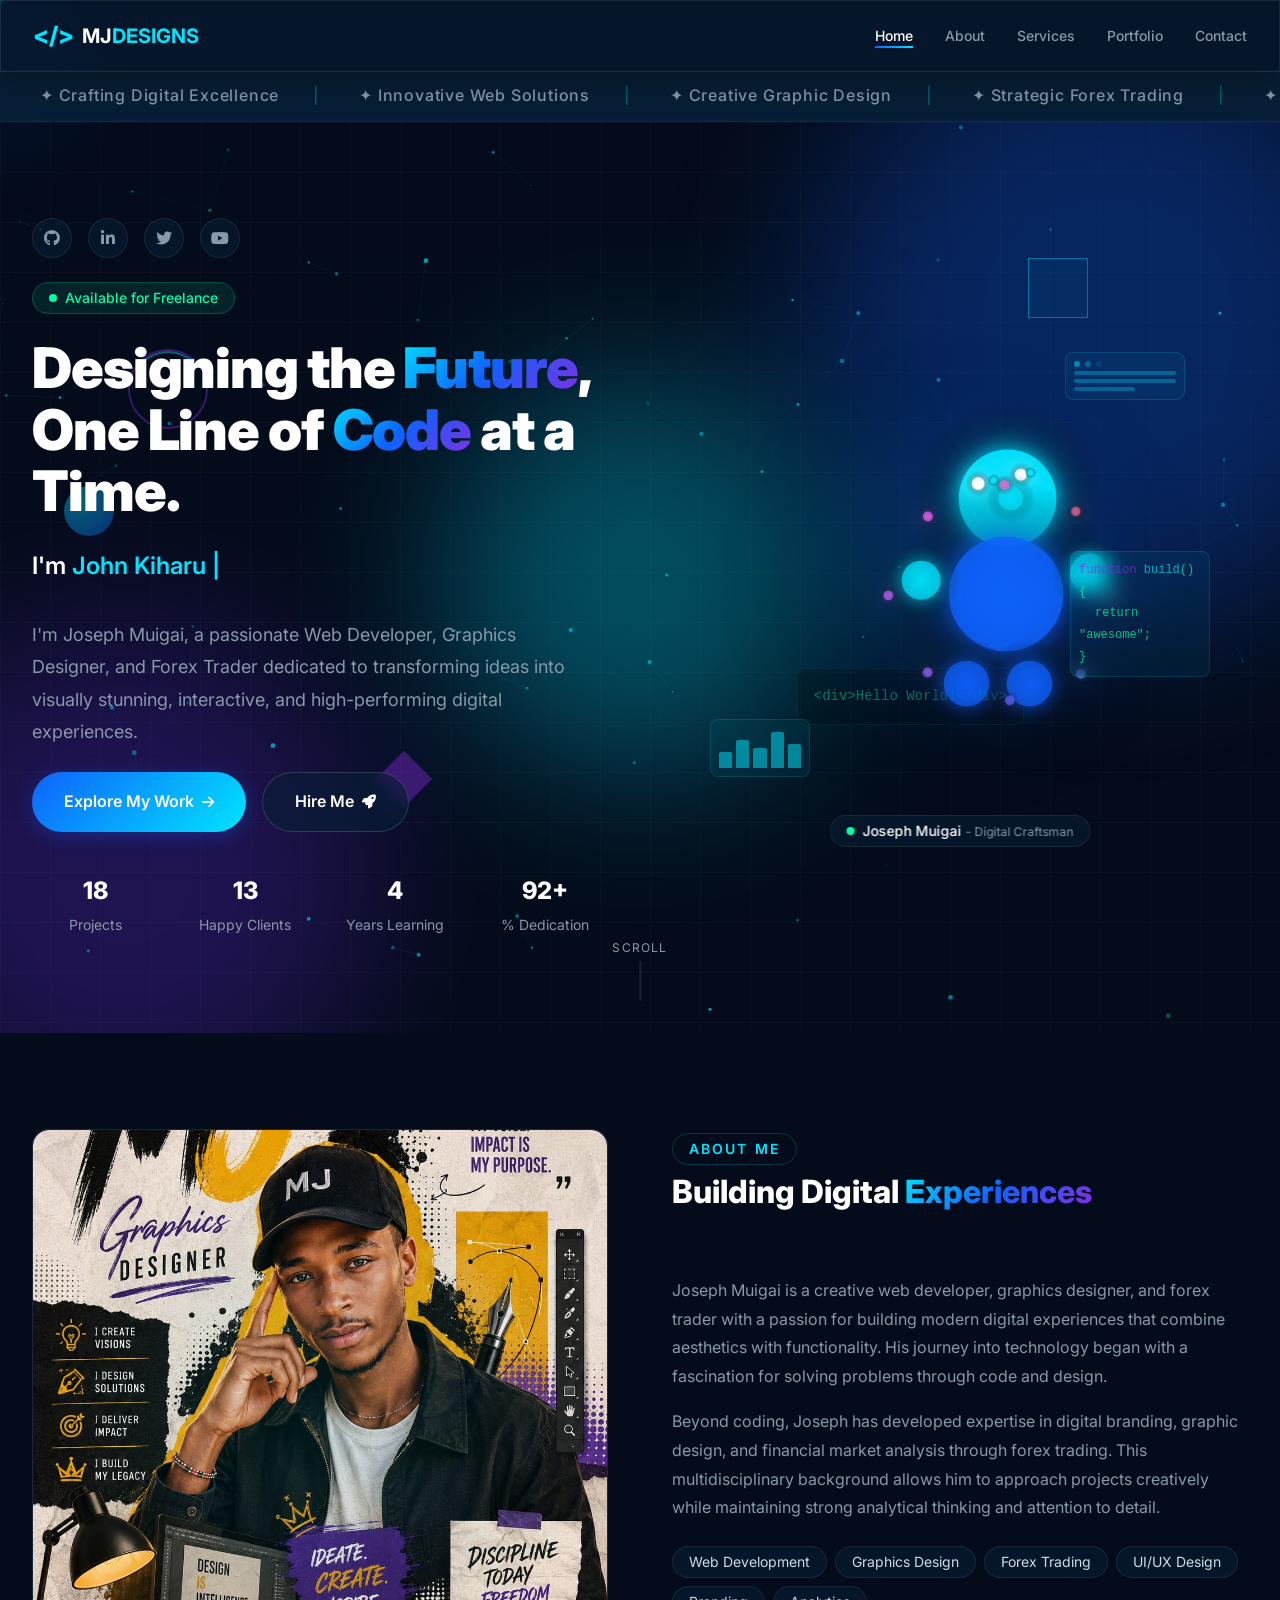
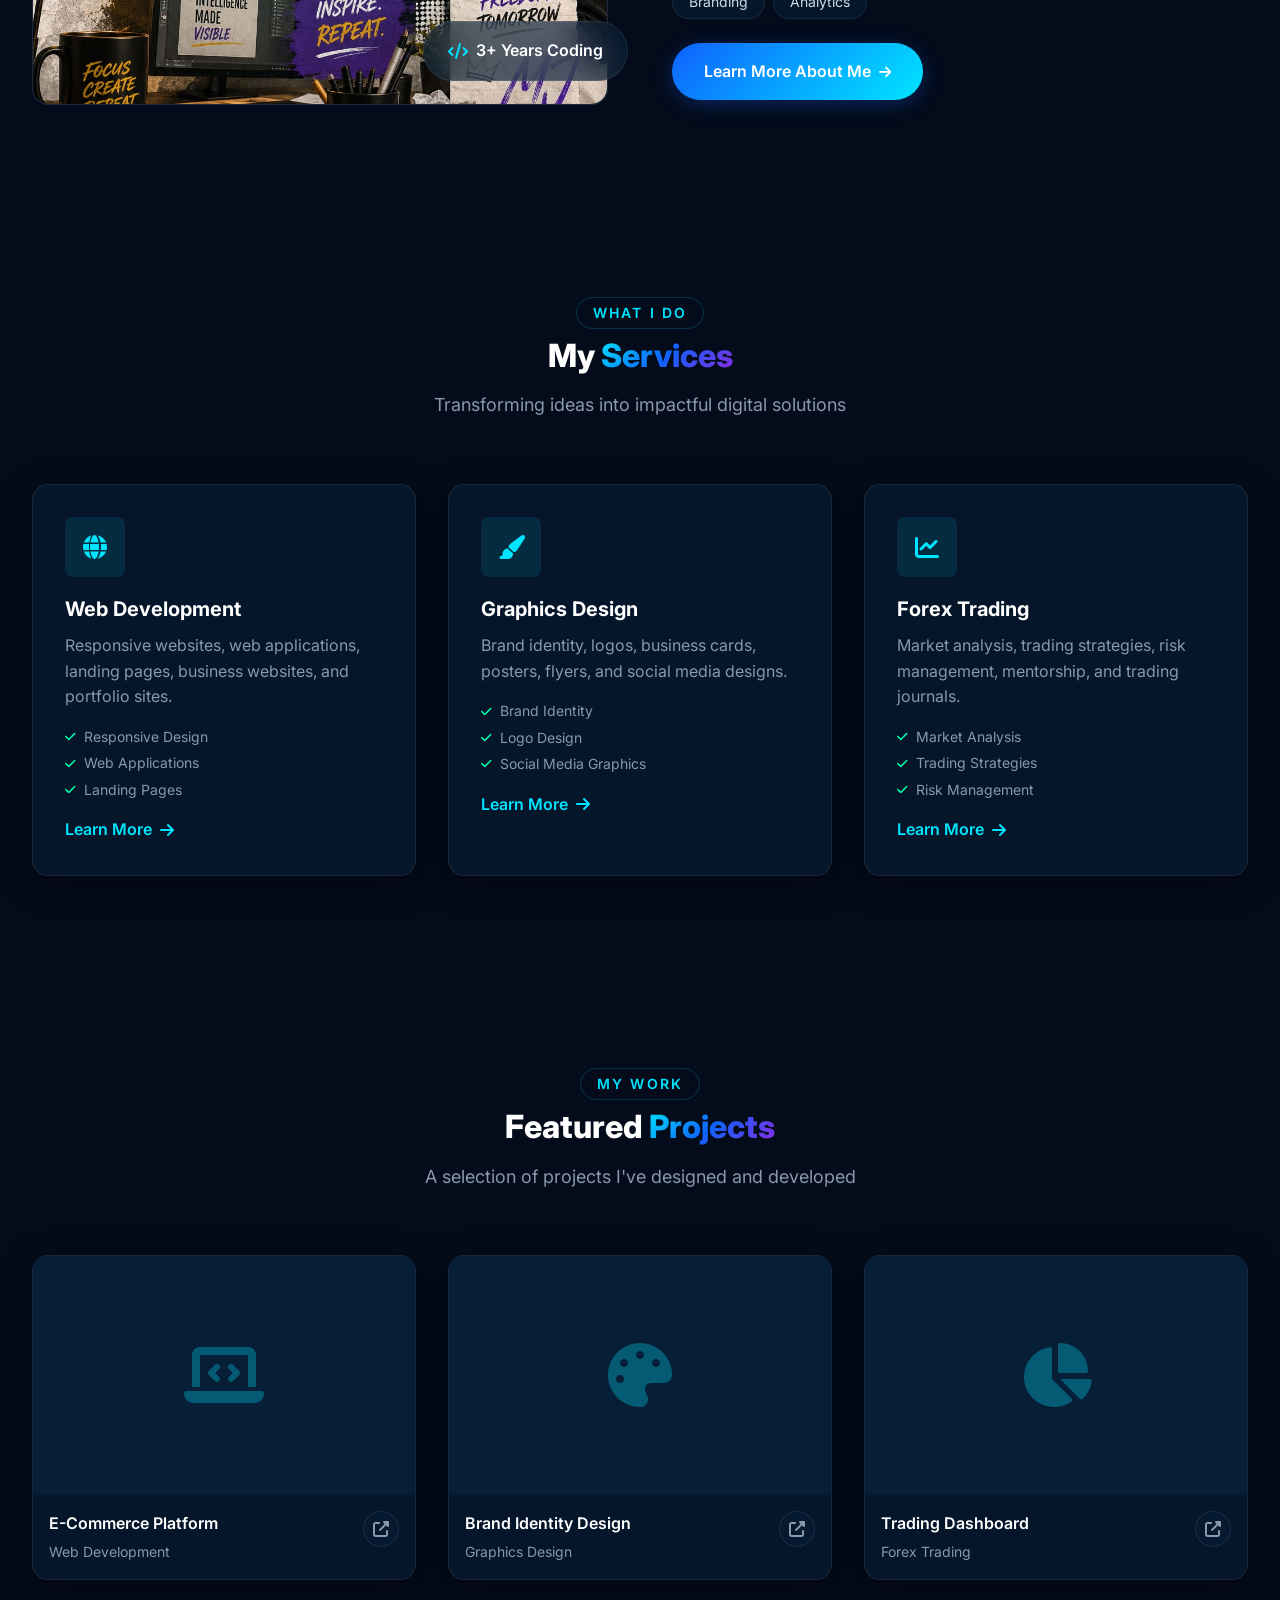
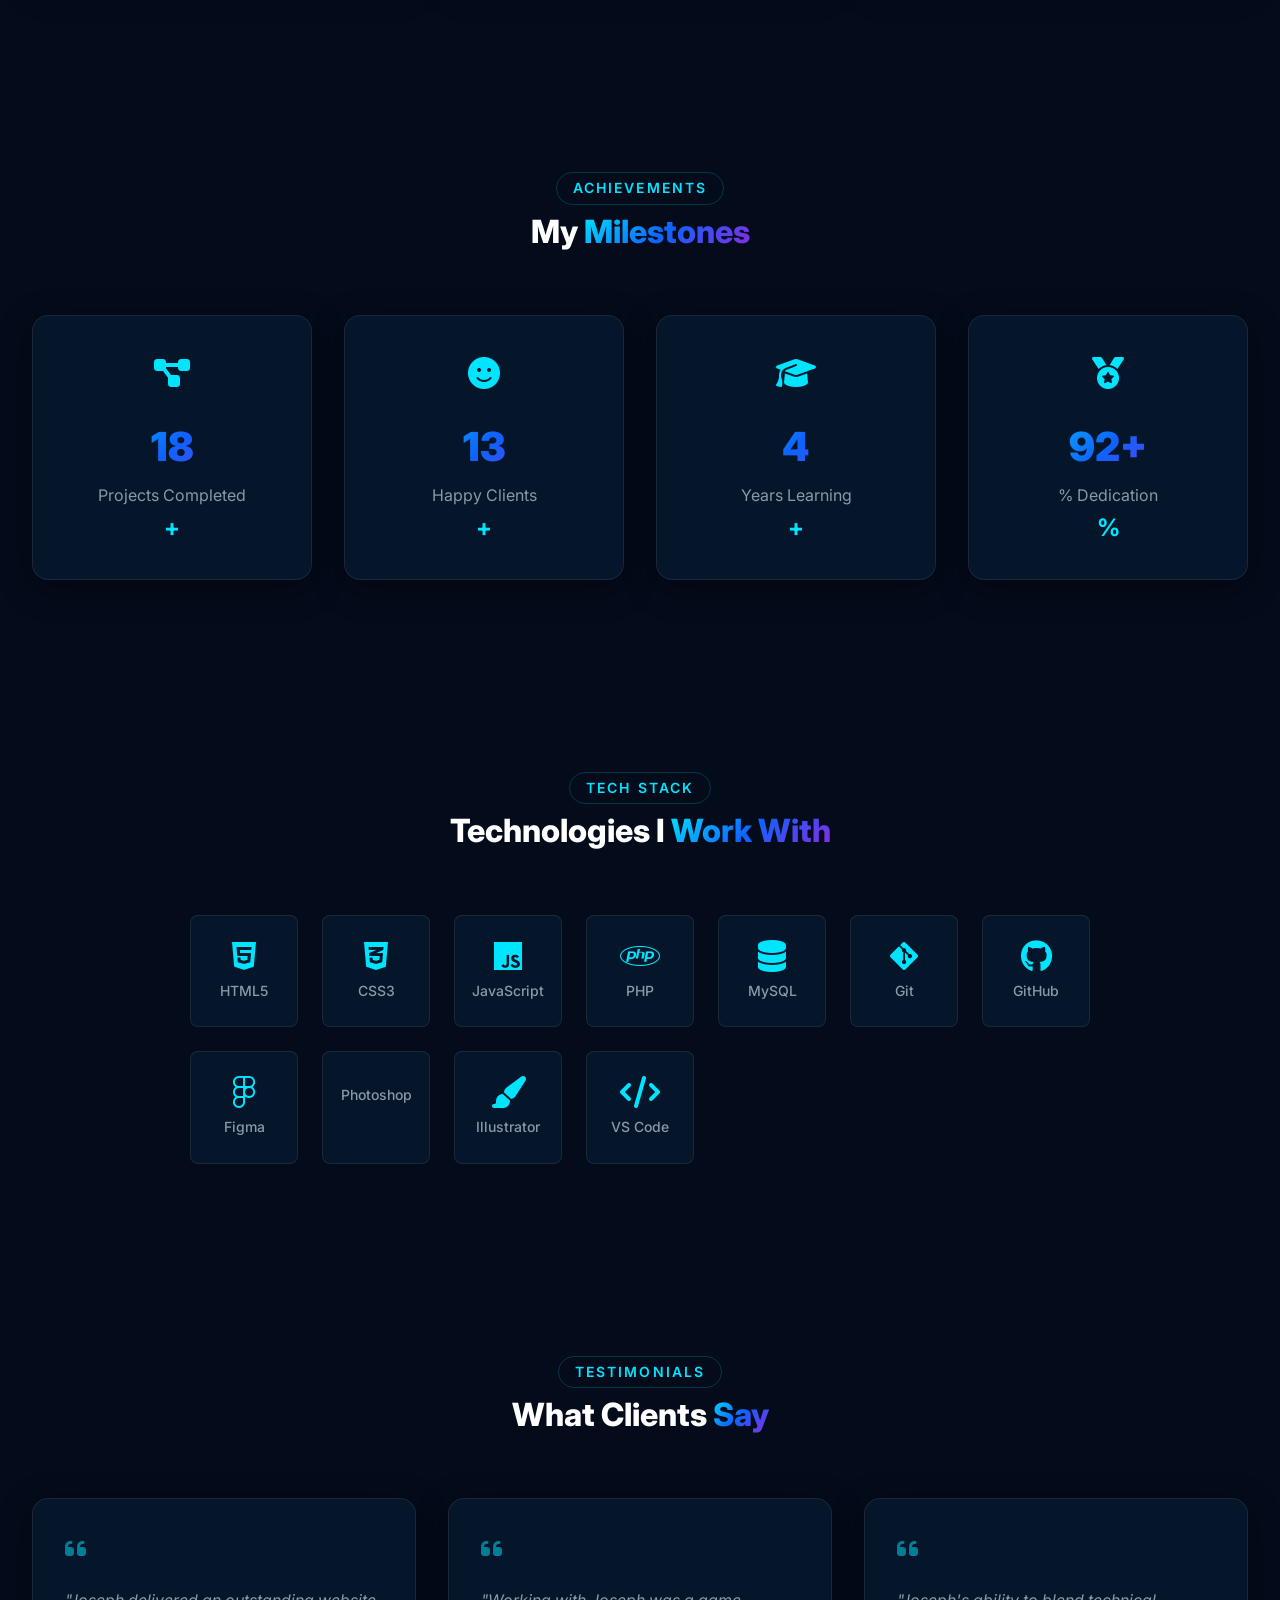
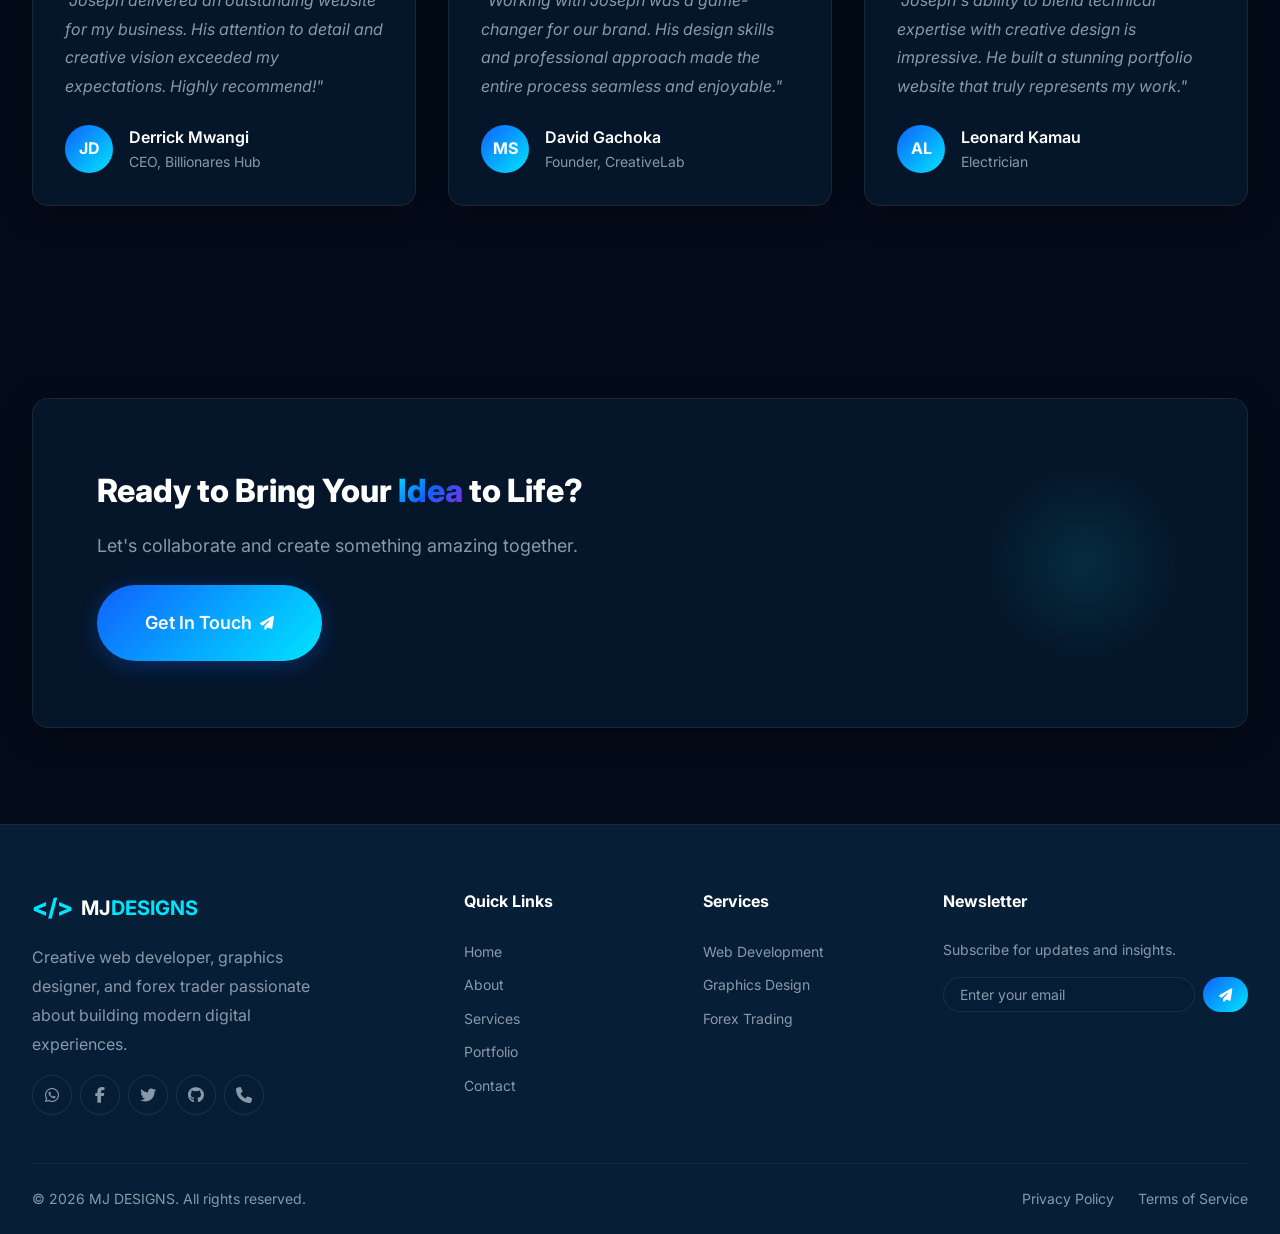
<file: index.html>
<!DOCTYPE html>
<html lang="en">
<head>
    <meta charset="UTF-8" />
    <meta name="viewport" content="width=device-width, initial-scale=1.0" />
    <meta name="description" content="MJ DESIGNS - Web Developer, Graphics Designer & Forex Trader. Building futuristic digital experiences." />
    <title>MJ DESIGNS | Web Developer & Designer</title>

    <!-- Font Awesome Icons -->
    <link rel="stylesheet" href="https://cdnjs.cloudflare.com/ajax/libs/font-awesome/6.5.0/css/all.min.css" />
    <!-- Google Fonts -->
    <link href="https://fonts.googleapis.com/css2?family=Inter:wght@300;400;500;600;700;800;900&display=swap" rel="stylesheet" />
    <!-- Main Stylesheet -->
    <link rel="stylesheet" href="styles.css" />
</head>
<body>
    <!-- ==================== LOADING SCREEN ==================== -->
    <div id="loader" class="loader">
        <div class="loader-content">
            <div class="loader-spinner"></div>
            <div class="loader-text">Loading<span class="loader-dots">...</span></div>
        </div>
    </div>

    <!-- ==================== MOUSE GLOW ==================== -->
    <div id="mouse-glow" class="mouse-glow"></div>
    <div id="mouse-trail" class="mouse-trail"></div>

    <!-- ==================== NAVIGATION ==================== -->
    <nav id="navbar" class="navbar glass">
        <div class="container nav-container">
            <a href="index.html" class="logo">
                <span class="logo-icon">&lt;/&gt;</span>
                <span class="logo-text">MJ<span class="logo-highlight">DESIGNS</span></span>
            </a>

            <button class="nav-toggle" id="nav-toggle" aria-label="Toggle navigation">
                <span class="hamburger"></span>
                <span class="hamburger"></span>
                <span class="hamburger"></span>
            </button>

            <ul class="nav-links" id="nav-links">
                <li><a href="index.html" class="active">Home</a></li>
                <li><a href="about.html">About</a></li>
                <li><a href="services.html">Services</a></li>
                <li><a href="portfolio.html">Portfolio</a></li>
                <li><a href="contact.html">Contact</a></li>
            </ul>
        </div>
    </nav>

    <!-- ==================== BRAND SLOGAN SCROLLER ==================== -->
    <section class="slogan-scroller">
        <div class="slogan-track">
            <span class="slogan-item">✦ Crafting Digital Excellence</span>
            <span class="slogan-item">✦ Innovative Web Solutions</span>
            <span class="slogan-item">✦ Creative Graphic Design</span>
            <span class="slogan-item">✦ Strategic Forex Trading</span>
            <span class="slogan-item">✦ Building Tomorrow's Websites</span>
            <span class="slogan-item">✦ Design. Develop. Deliver.</span>
            <span class="slogan-item">✦ Transforming Ideas into Reality</span>
            <span class="slogan-item">✦ Code. Create. Innovate.</span>
            <!-- Duplicate for seamless loop -->
            <span class="slogan-item">✦ Crafting Digital Excellence</span>
            <span class="slogan-item">✦ Innovative Web Solutions</span>
            <span class="slogan-item">✦ Creative Graphic Design</span>
            <span class="slogan-item">✦ Strategic Forex Trading</span>
            <span class="slogan-item">✦ Building Tomorrow's Websites</span>
            <span class="slogan-item">✦ Design. Develop. Deliver.</span>
            <span class="slogan-item">✦ Transforming Ideas into Reality</span>
            <span class="slogan-item">✦ Code. Create. Innovate.</span>
        </div>
    </section>

    <!-- ==================== HERO SECTION ==================== -->
    <section id="hero" class="hero">
        <!-- Animated Background -->
        <div class="hero-bg">
            <div class="gradient-orb orb-1"></div>
            <div class="gradient-orb orb-2"></div>
            <div class="gradient-orb orb-3"></div>
            <canvas id="particles-canvas" class="particles-canvas"></canvas>
            <div class="grid-overlay"></div>
        </div>

        <!-- Floating Objects -->
        <div class="floating-objects">
            <div class="float-obj cube" data-speed="3" data-depth="0.2">
                <div class="cube-face front"></div>
                <div class="cube-face back"></div>
                <div class="cube-face right"></div>
                <div class="cube-face left"></div>
                <div class="cube-face top"></div>
                <div class="cube-face bottom"></div>
            </div>
            <div class="float-obj ring" data-speed="2" data-depth="0.4">
                <div class="ring-inner"></div>
            </div>
            <div class="float-obj code-snippet" data-speed="4" data-depth="0.3">
                <code>&lt;div&gt;Hello World!&lt;/div&gt;</code>
            </div>
            <div class="float-obj sphere" data-speed="5" data-depth="0.6">
                <div class="sphere-inner"></div>
            </div>
            <div class="float-obj diamond" data-speed="3.5" data-depth="0.5">
                <div class="diamond-shape"></div>
            </div>
        </div>

        <div class="container hero-container">
            <div class="hero-content">
                <!-- Social Icons -->
                <div class="hero-social">
                    <a href="#" class="social-icon" aria-label="GitHub"><i class="fab fa-github"></i></a>
                    <a href="#" class="social-icon" aria-label="LinkedIn"><i class="fab fa-linkedin-in"></i></a>
                    <a href="#" class="social-icon" aria-label="Twitter"><i class="fab fa-twitter"></i></a>
                    <a href="#" class="social-icon" aria-label="YouTube"><i class="fab fa-youtube"></i></a>
                </div>

                <!-- Badge -->
                <div class="hero-badge">
                    <span class="badge-dot"></span>
                    Available for Freelance
                </div>

                <!-- Headline -->
                <h1 class="hero-title">
                    Designing the <span class="gradient-text">Future</span>,<br />
                    One Line of <span class="gradient-text">Code</span> at a Time.
                </h1>

                <!-- Typewriter -->
                <div class="hero-typewriter">
                    <span class="typewriter-prefix">I'm </span>
                    <span id="typewriter-text" class="typewriter-text"></span>
                    <span class="typewriter-cursor">|</span>
                </div>

                <!-- Description -->
                <p class="hero-description">
                    I'm Joseph Muigai, a passionate Web Developer, Graphics Designer, and Forex Trader
                    dedicated to transforming ideas into visually stunning, interactive, and high-performing
                    digital experiences.
                </p>

                <!-- CTA Buttons -->
                <div class="hero-cta">
                    <a href="portfolio.html" class="btn btn-primary">
                        <span>Explore My Work</span>
                        <i class="fas fa-arrow-right"></i>
                    </a>
                    <a href="contact.html" class="btn btn-secondary">
                        <span>Hire Me</span>
                        <i class="fas fa-rocket"></i>
                    </a>
                </div>

                <!-- Statistics -->
                <div class="hero-stats">
                    <div class="stat-item">
                        <div class="stat-number" data-count="20">0</div>
                        <div class="stat-label">Projects</div>
                    </div>
                    <div class="stat-item">
                        <div class="stat-number" data-count="15">0</div>
                        <div class="stat-label">Happy Clients</div>
                    </div>
                    <div class="stat-item">
                        <div class="stat-number" data-count="5">0</div>
                        <div class="stat-label">Years Learning</div>
                    </div>
                    <div class="stat-item">
                        <div class="stat-number" data-count="100">0</div>
                        <div class="stat-label">% Dedication</div>
                    </div>
                </div>
            </div>

            <!-- ==================== LIVE CHARACTER ==================== -->
            <div class="hero-character">
                <div class="character-container">
                    <div class="character-glow"></div>
                    <div class="character-wrapper">
                        <!-- Character SVG/Canvas placeholder -->
                        <canvas id="character-canvas" class="character-canvas"></canvas>
                        <!-- Holographic UI Panels -->
                        <div class="hologram-panel panel-1">
                            <div class="hologram-header">
                                <span class="hologram-dot"></span>
                                <span class="hologram-dot"></span>
                                <span class="hologram-dot"></span>
                            </div>
                            <div class="hologram-body">
                                <div class="hologram-line"></div>
                                <div class="hologram-line"></div>
                                <div class="hologram-line short"></div>
                            </div>
                        </div>
                        <div class="hologram-panel panel-2">
                            <div class="hologram-chart">
                                <div class="chart-bar"></div>
                                <div class="chart-bar"></div>
                                <div class="chart-bar"></div>
                                <div class="chart-bar"></div>
                                <div class="chart-bar"></div>
                            </div>
                        </div>
                        <div class="hologram-panel panel-3">
                            <div class="code-window">
                                <div class="code-line"><span class="code-keyword">function</span> <span class="code-function">build</span>() {</div>
                                <div class="code-line"><span class="code-indent">return</span> <span class="code-string">"awesome"</span>;</div>
                                <div class="code-line">}</div>
                            </div>
                        </div>
                    </div>
                    <!-- Character Label -->
                    <div class="character-label">
                        <span class="label-dot"></span>
                        <span>Joseph Muigai <span class="label-sub">- Digital Craftsman</span></span>
                    </div>
                </div>
            </div>
        </div>

        <!-- Scroll Indicator -->
        <div class="scroll-indicator">
            <span class="scroll-text">Scroll</span>
            <div class="scroll-line">
                <div class="scroll-progress"></div>
            </div>
        </div>
    </section>
<!-- ==================== ABOUT PREVIEW ==================== -->
<section id="about-preview" class="section about-preview">
    <div class="container">
        <div class="about-grid">
            <div class="about-image">
                <div class="about-image-wrapper">
                    <!-- REPLACE THIS PATH WITH YOUR ACTUAL IMAGE PATH -->
                    <img src="Jose1.jpeg" alt="Joseph Muigai - Web Developer & Designer" class="about-profile-image" />
                    <div class="about-image-glow"></div>
                </div>
                <div class="about-floating-badge">
                    <i class="fas fa-code"></i>
                    <span>3+ Years Coding</span>
                </div>
            </div>
            <div class="about-content">
                <div class="section-header">
                    <span class="section-tag">About Me</span>
                    <h2 class="section-title">Building Digital <span class="gradient-text">Experiences</span></h2>
                </div>
                <p class="about-text">
                    Joseph Muigai is a creative web developer, graphics designer, and forex trader with
                    a passion for building modern digital experiences that combine aesthetics with
                    functionality. His journey into technology began with a fascination for solving
                    problems through code and design.
                </p>
                <p class="about-text">
                    Beyond coding, Joseph has developed expertise in digital branding, graphic design,
                    and financial market analysis through forex trading. This multidisciplinary
                    background allows him to approach projects creatively while maintaining strong
                    analytical thinking and attention to detail.
                </p>
                <div class="about-skills">
                    <span class="skill-tag">Web Development</span>
                    <span class="skill-tag">Graphics Design</span>
                    <span class="skill-tag">Forex Trading</span>
                    <span class="skill-tag">UI/UX Design</span>
                    <span class="skill-tag">Branding</span>
                    <span class="skill-tag">Analytics</span>
                </div>
                <a href="about.html" class="btn btn-primary">
                    <span>Learn More About Me</span>
                    <i class="fas fa-arrow-right"></i>
                </a>
            </div>
        </div>
    </div>
</section>

    <!-- ==================== SERVICES PREVIEW ==================== -->
    <section id="services-preview" class="section services-preview">
        <div class="container">
            <div class="section-header text-center">
                <span class="section-tag">What I Do</span>
                <h2 class="section-title">My <span class="gradient-text">Services</span></h2>
                <p class="section-subtitle">
                    Transforming ideas into impactful digital solutions
                </p>
            </div>
            <div class="services-grid">
                <!-- Service 1 -->
                <div class="service-card glass">
                    <div class="service-icon">
                        <i class="fas fa-globe"></i>
                    </div>
                    <h3 class="service-title">Web Development</h3>
                    <p class="service-description">
                        Responsive websites, web applications, landing pages, business websites, and portfolio sites.
                    </p>
                    <ul class="service-features">
                        <li><i class="fas fa-check"></i> Responsive Design</li>
                        <li><i class="fas fa-check"></i> Web Applications</li>
                        <li><i class="fas fa-check"></i> Landing Pages</li>
                    </ul>
                    <a href="services.html" class="service-link">Learn More <i class="fas fa-arrow-right"></i></a>
                </div>

                <!-- Service 2 -->
                <div class="service-card glass">
                    <div class="service-icon">
                        <i class="fas fa-paint-brush"></i>
                    </div>
                    <h3 class="service-title">Graphics Design</h3>
                    <p class="service-description">
                        Brand identity, logos, business cards, posters, flyers, and social media designs.
                    </p>
                    <ul class="service-features">
                        <li><i class="fas fa-check"></i> Brand Identity</li>
                        <li><i class="fas fa-check"></i> Logo Design</li>
                        <li><i class="fas fa-check"></i> Social Media Graphics</li>
                    </ul>
                    <a href="services.html" class="service-link">Learn More <i class="fas fa-arrow-right"></i></a>
                </div>

                <!-- Service 3 -->
                <div class="service-card glass">
                    <div class="service-icon">
                        <i class="fas fa-chart-line"></i>
                    </div>
                    <h3 class="service-title">Forex Trading</h3>
                    <p class="service-description">
                        Market analysis, trading strategies, risk management, mentorship, and trading journals.
                    </p>
                    <ul class="service-features">
                        <li><i class="fas fa-check"></i> Market Analysis</li>
                        <li><i class="fas fa-check"></i> Trading Strategies</li>
                        <li><i class="fas fa-check"></i> Risk Management</li>
                    </ul>
                    <a href="services.html" class="service-link">Learn More <i class="fas fa-arrow-right"></i></a>
                </div>
            </div>
        </div>
    </section>

    <!-- ==================== PORTFOLIO PREVIEW ==================== -->
    <section id="portfolio-preview" class="section portfolio-preview">
        <div class="container">
            <div class="section-header text-center">
                <span class="section-tag">My Work</span>
                <h2 class="section-title">Featured <span class="gradient-text">Projects</span></h2>
                <p class="section-subtitle">
                    A selection of projects I've designed and developed
                </p>
            </div>
            <div class="portfolio-grid">
                <div class="portfolio-item glass">
                    <div class="portfolio-image">
                        <div class="portfolio-placeholder">
                            <i class="fas fa-laptop-code"></i>
                        </div>
                    </div>
                    <div class="portfolio-info">
                        <h4 class="portfolio-title">E-Commerce Platform</h4>
                        <p class="portfolio-category">Web Development</p>
                        <a href="portfolio.html" class="portfolio-link">
                            <i class="fas fa-external-link-alt"></i>
                        </a>
                    </div>
                </div>
                <div class="portfolio-item glass">
                    <div class="portfolio-image">
                        <div class="portfolio-placeholder">
                            <i class="fas fa-palette"></i>
                        </div>
                    </div>
                    <div class="portfolio-info">
                        <h4 class="portfolio-title">Brand Identity Design</h4>
                        <p class="portfolio-category">Graphics Design</p>
                        <a href="portfolio.html" class="portfolio-link">
                            <i class="fas fa-external-link-alt"></i>
                        </a>
                    </div>
                </div>
                <div class="portfolio-item glass">
                    <div class="portfolio-image">
                        <div class="portfolio-placeholder">
                            <i class="fas fa-chart-pie"></i>
                        </div>
                    </div>
                    <div class="portfolio-info">
                        <h4 class="portfolio-title">Trading Dashboard</h4>
                        <p class="portfolio-category">Forex Trading</p>
                        <a href="portfolio.html" class="portfolio-link">
                            <i class="fas fa-external-link-alt"></i>
                        </a>
                    </div>
                </div>
            </div>
        </div>
    </section>

    <!-- ==================== ACHIEVEMENTS ==================== -->
    <section id="achievements" class="section achievements">
        <div class="container">
            <div class="section-header text-center">
                <span class="section-tag">Achievements</span>
                <h2 class="section-title">My <span class="gradient-text">Milestones</span></h2>
            </div>
            <div class="achievements-grid">
                <div class="achievement-item glass">
                    <div class="achievement-icon">
                        <i class="fas fa-project-diagram"></i>
                    </div>
                    <div class="achievement-number" data-count="20">0</div>
                    <div class="achievement-label">Projects Completed</div>
                    <div class="achievement-plus">+</div>
                </div>
                <div class="achievement-item glass">
                    <div class="achievement-icon">
                        <i class="fas fa-smile"></i>
                    </div>
                    <div class="achievement-number" data-count="15">0</div>
                    <div class="achievement-label">Happy Clients</div>
                    <div class="achievement-plus">+</div>
                </div>
                <div class="achievement-item glass">
                    <div class="achievement-icon">
                        <i class="fas fa-graduation-cap"></i>
                    </div>
                    <div class="achievement-number" data-count="5">0</div>
                    <div class="achievement-label">Years Learning</div>
                    <div class="achievement-plus">+</div>
                </div>
                <div class="achievement-item glass">
                    <div class="achievement-icon">
                        <i class="fas fa-medal"></i>
                    </div>
                    <div class="achievement-number" data-count="100">0</div>
                    <div class="achievement-label">% Dedication</div>
                    <div class="achievement-plus">%</div>
                </div>
            </div>
        </div>
    </section>

    <!-- ==================== TECHNOLOGIES ==================== -->
    <section id="technologies" class="section technologies">
        <div class="container">
            <div class="section-header text-center">
                <span class="section-tag">Tech Stack</span>
                <h2 class="section-title">Technologies I <span class="gradient-text">Work With</span></h2>
            </div>
            <div class="tech-grid">
                <div class="tech-item"><i class="fab fa-html5"></i><span>HTML5</span></div>
                <div class="tech-item"><i class="fab fa-css3-alt"></i><span>CSS3</span></div>
                <div class="tech-item"><i class="fab fa-js"></i><span>JavaScript</span></div>
                <div class="tech-item"><i class="fab fa-php"></i><span>PHP</span></div>
                <div class="tech-item"><i class="fas fa-database"></i><span>MySQL</span></div>
                <div class="tech-item"><i class="fab fa-git-alt"></i><span>Git</span></div>
                <div class="tech-item"><i class="fab fa-github"></i><span>GitHub</span></div>
                <div class="tech-item"><i class="fab fa-figma"></i><span>Figma</span></div>
                <div class="tech-item"><i class="fab fa-adobe"></i><span>Photoshop</span></div>
                <div class="tech-item"><i class="fas fa-paint-brush"></i><span>Illustrator</span></div>
                <div class="tech-item"><i class="fas fa-code"></i><span>VS Code</span></div>
            </div>
        </div>
    </section>

    <!-- ==================== TESTIMONIALS ==================== -->
    <section id="testimonials" class="section testimonials">
        <div class="container">
            <div class="section-header text-center">
                <span class="section-tag">Testimonials</span>
                <h2 class="section-title">What Clients <span class="gradient-text">Say</span></h2>
            </div>
            <div class="testimonials-grid">
                <div class="testimonial-card glass">
                    <div class="testimonial-quote">
                        <i class="fas fa-quote-left"></i>
                    </div>
                    <p class="testimonial-text">
                        "Joseph delivered an outstanding website for my business. His attention to detail and
                        creative vision exceeded my expectations. Highly recommend!"
                    </p>
                    <div class="testimonial-author">
                        <div class="author-avatar">JD</div>
                        <div class="author-info">
                            <h4 class="author-name">Derrick Mwangi</h4>
                            <p class="author-title">CEO, Billionares Hub</p>
                        </div>
                    </div>
                </div>
                <div class="testimonial-card glass">
                    <div class="testimonial-quote">
                        <i class="fas fa-quote-left"></i>
                    </div>
                    <p class="testimonial-text">
                        "Working with Joseph was a game-changer for our brand. His design skills and
                        professional approach made the entire process seamless and enjoyable."
                    </p>
                    <div class="testimonial-author">
                        <div class="author-avatar">MS</div>
                        <div class="author-info">
                            <h4 class="author-name">David Gachoka</h4>
                            <p class="author-title">Founder, CreativeLab</p>
                        </div>
                    </div>
                </div>
                <div class="testimonial-card glass">
                    <div class="testimonial-quote">
                        <i class="fas fa-quote-left"></i>
                    </div>
                    <p class="testimonial-text">
                        "Joseph's ability to blend technical expertise with creative design is impressive.
                        He built a stunning portfolio website that truly represents my work."
                    </p>
                    <div class="testimonial-author">
                        <div class="author-avatar">AL</div>
                        <div class="author-info">
                            <h4 class="author-name">Leonard Kamau</h4>
                            <p class="author-title">Electrician</p>
                        </div>
                    </div>
                </div>
            </div>
        </div>
    </section>

    <!-- ==================== CONTACT CTA ==================== -->
    <section id="contact-cta" class="section contact-cta">
        <div class="container">
            <div class="cta-wrapper glass">
                <div class="cta-content">
                    <h2 class="cta-title">Ready to Bring Your <span class="gradient-text">Idea</span> to Life?</h2>
                    <p class="cta-description">
                        Let's collaborate and create something amazing together.
                    </p>
                    <a href="contact.html" class="btn btn-primary btn-large">
                        <span>Get In Touch</span>
                        <i class="fas fa-paper-plane"></i>
                    </a>
                </div>
                <div class="cta-orb">
                    <div class="cta-orb-inner"></div>
                </div>
            </div>
        </div>
    </section>

    <!-- ==================== FOOTER ==================== -->
    <footer id="footer" class="footer">
        <div class="container">
            <div class="footer-grid">
                <div class="footer-brand">
                    <a href="index.html" class="footer-logo">
                        <span class="logo-icon">&lt;/&gt;</span>
                        <span class="logo-text">MJ<span class="logo-highlight">DESIGNS</span></span>
                    </a>
                    <p class="footer-description">
                        Creative web developer, graphics designer, and forex trader
                        passionate about building modern digital experiences.
                    </p>
                    <div class="footer-social">
                        <a href="#" aria-label="WhatsApp"><i class="fab fa-whatsapp"></i></a>
                        <a href="#" aria-label="Facebook"><i class="fab fa-facebook-f"></i></a>
                        <a href="#" aria-label="Twitter"><i class="fab fa-twitter"></i></a>
                        <a href="#" aria-label="GitHub"><i class="fab fa-github"></i></a>
                        <a href="#" aria-label="Phone"><i class="fas fa-phone"></i></a>
                    </div>
                </div>

                <div class="footer-links">
                    <h4 class="footer-heading">Quick Links</h4>
                    <ul>
                        <li><a href="index.html">Home</a></li>
                        <li><a href="about.html">About</a></li>
                        <li><a href="services.html">Services</a></li>
                        <li><a href="portfolio.html">Portfolio</a></li>
                        <li><a href="contact.html">Contact</a></li>
                    </ul>
                </div>

                <div class="footer-links">
                    <h4 class="footer-heading">Services</h4>
                    <ul>
                        <li><a href="services.html">Web Development</a></li>
                        <li><a href="services.html">Graphics Design</a></li>
                        <li><a href="services.html">Forex Trading</a></li>
                    </ul>
                </div>

                <div class="footer-newsletter">
                    <h4 class="footer-heading">Newsletter</h4>
                    <p class="footer-newsletter-text">
                        Subscribe for updates and insights.
                    </p>
                    <form class="newsletter-form" id="newsletter-form">
                        <input type="email" placeholder="Enter your email" required />
                        <button type="submit">
                            <i class="fas fa-paper-plane"></i>
                        </button>
                    </form>
                </div>
            </div>

            <div class="footer-bottom">
                <p class="footer-copyright">
                    &copy; <span id="current-year">2026</span> MJ DESIGNS. All rights reserved.
                </p>
                <div class="footer-bottom-links">
                    <a href="privacy.html">Privacy Policy</a>
                    <a href="terms.html">Terms of Service</a>
                </div>
            </div>
        </div>
    </footer>

    <!-- ==================== SCRIPTS ==================== -->
    <script src="scripts.js"></script>
</body>
</html>
</file>
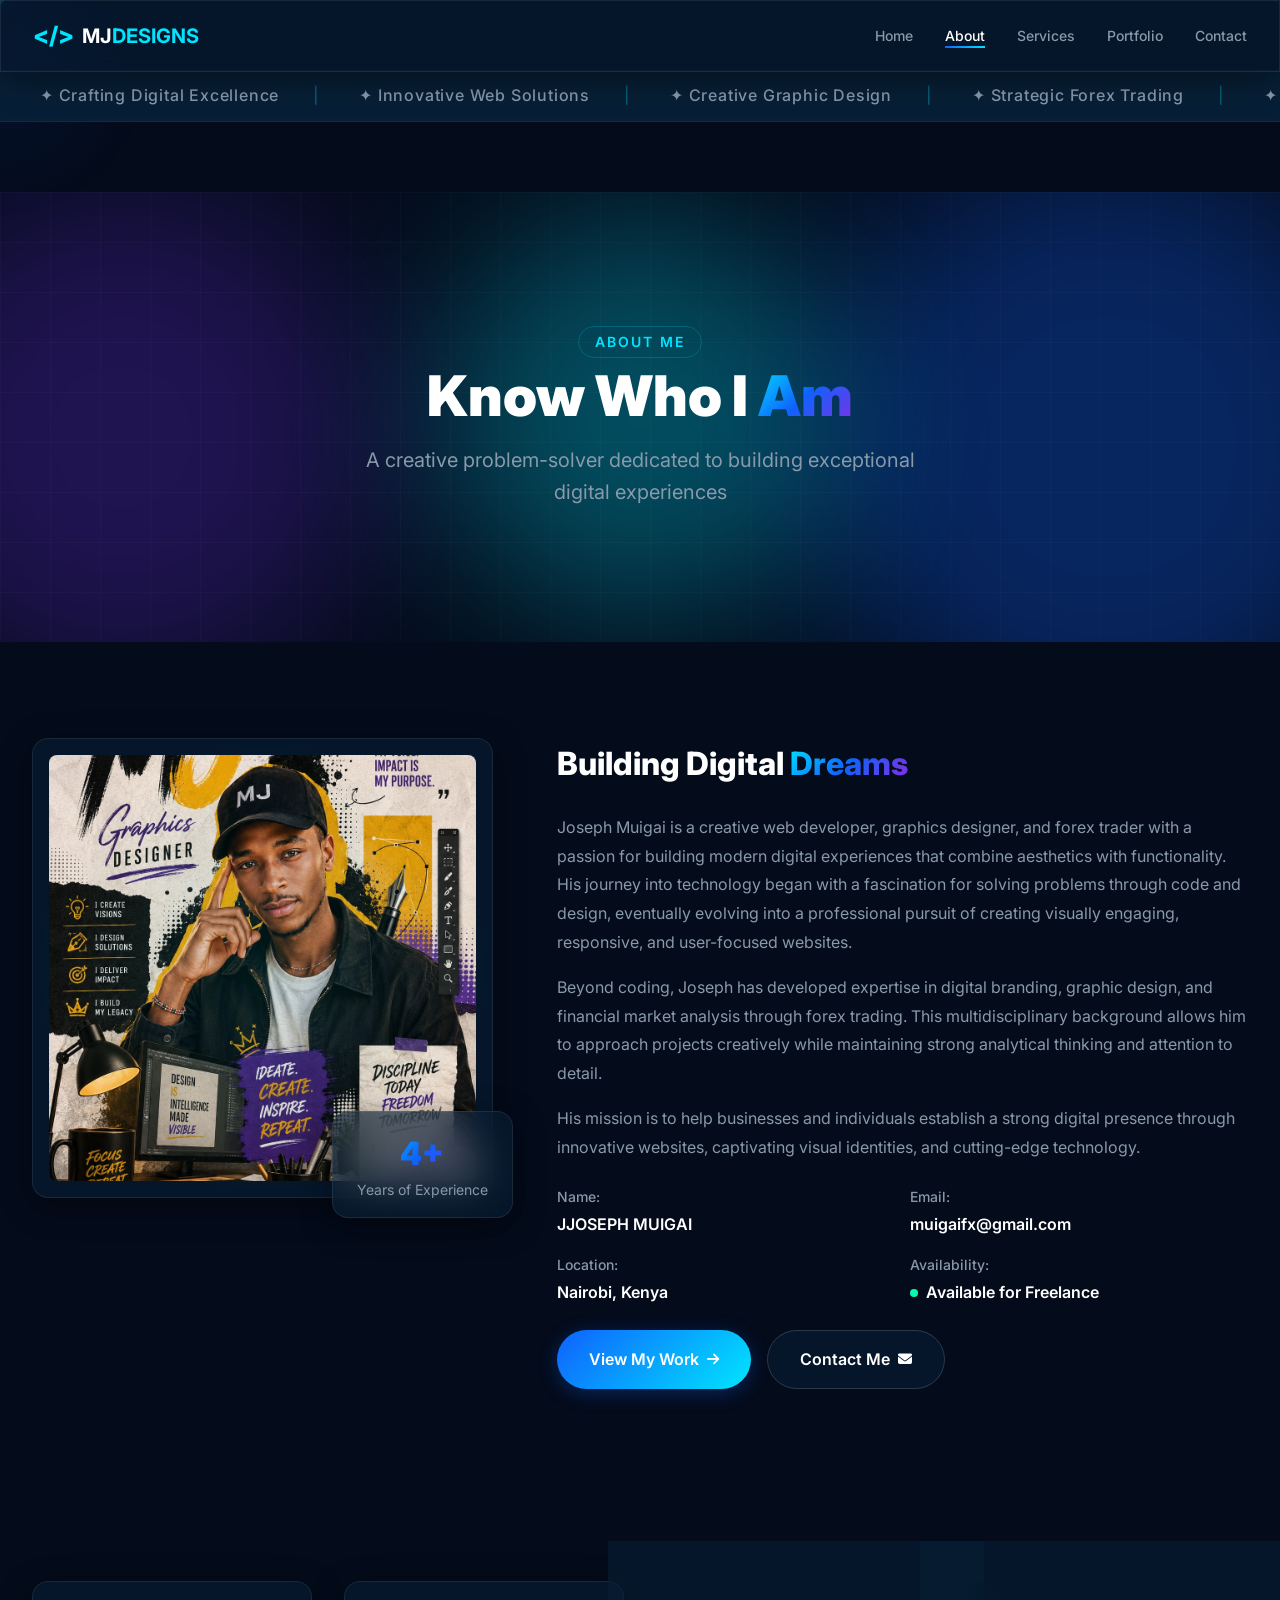
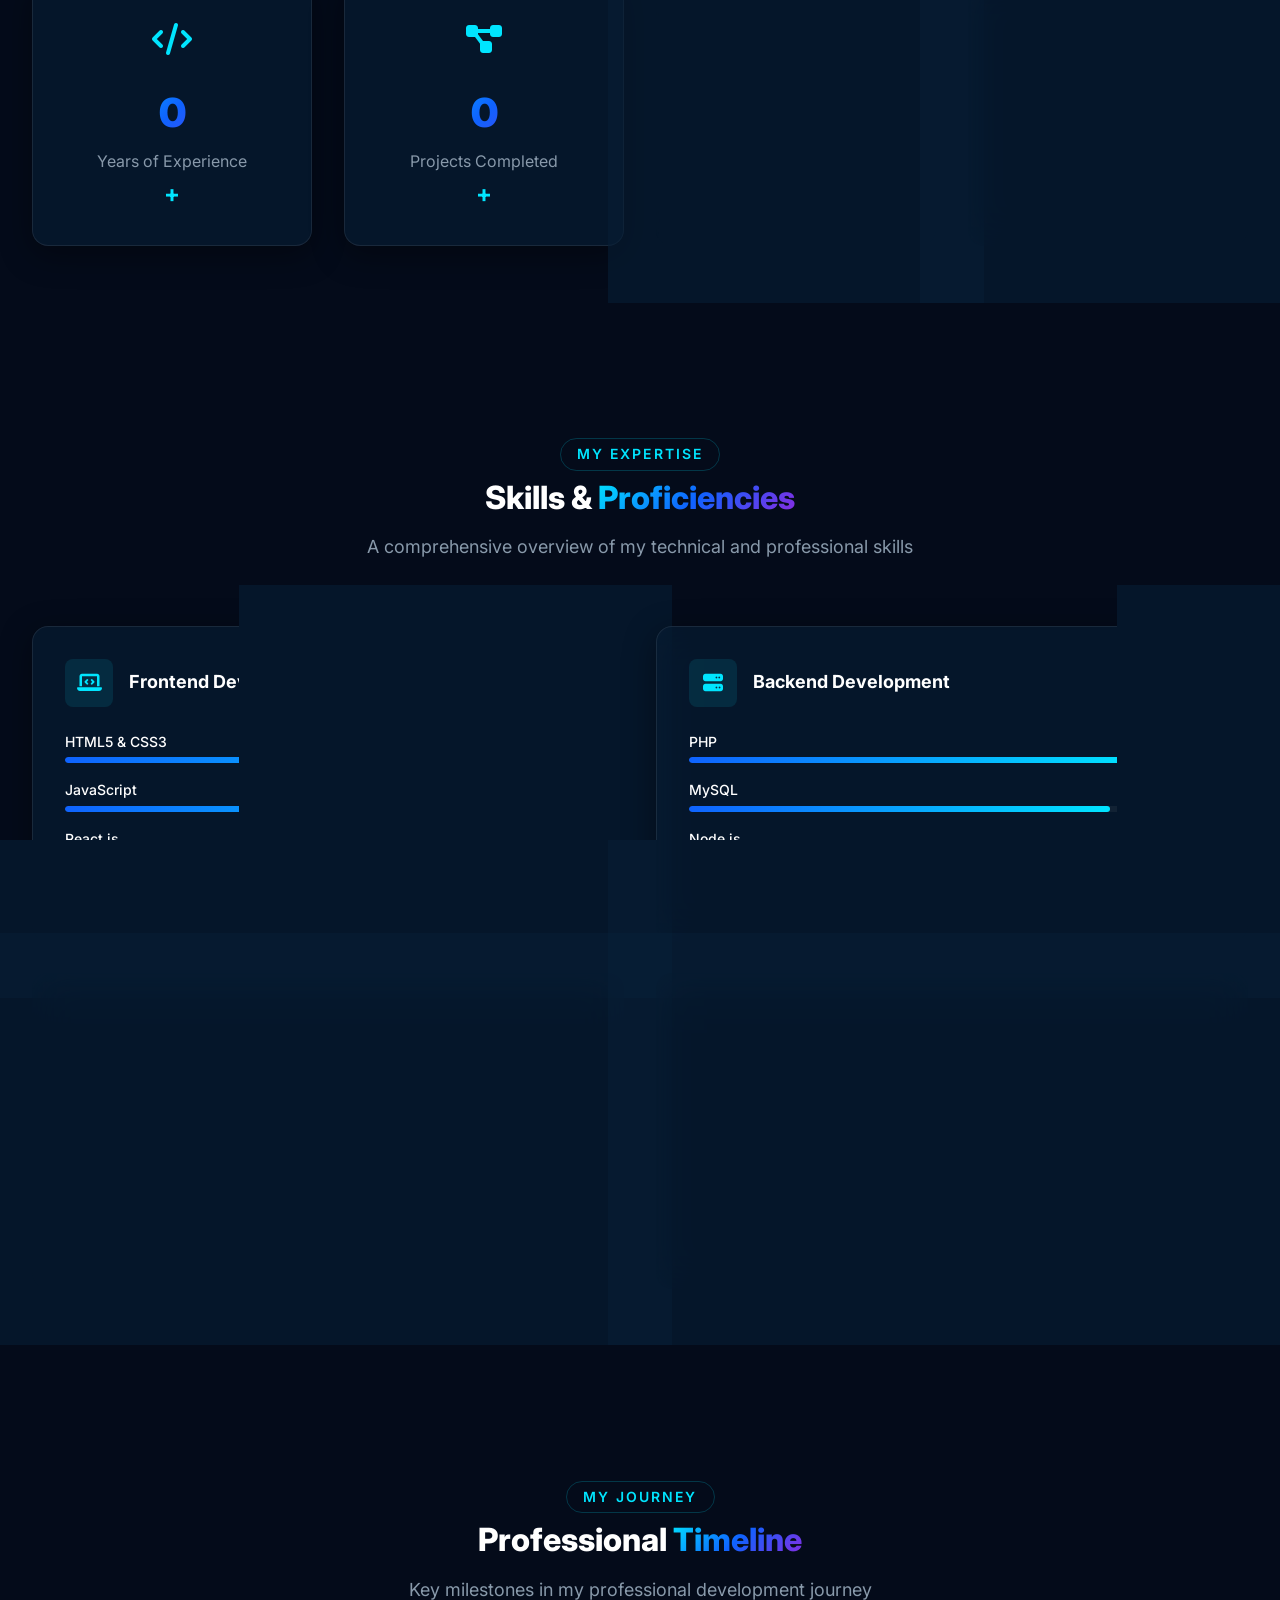
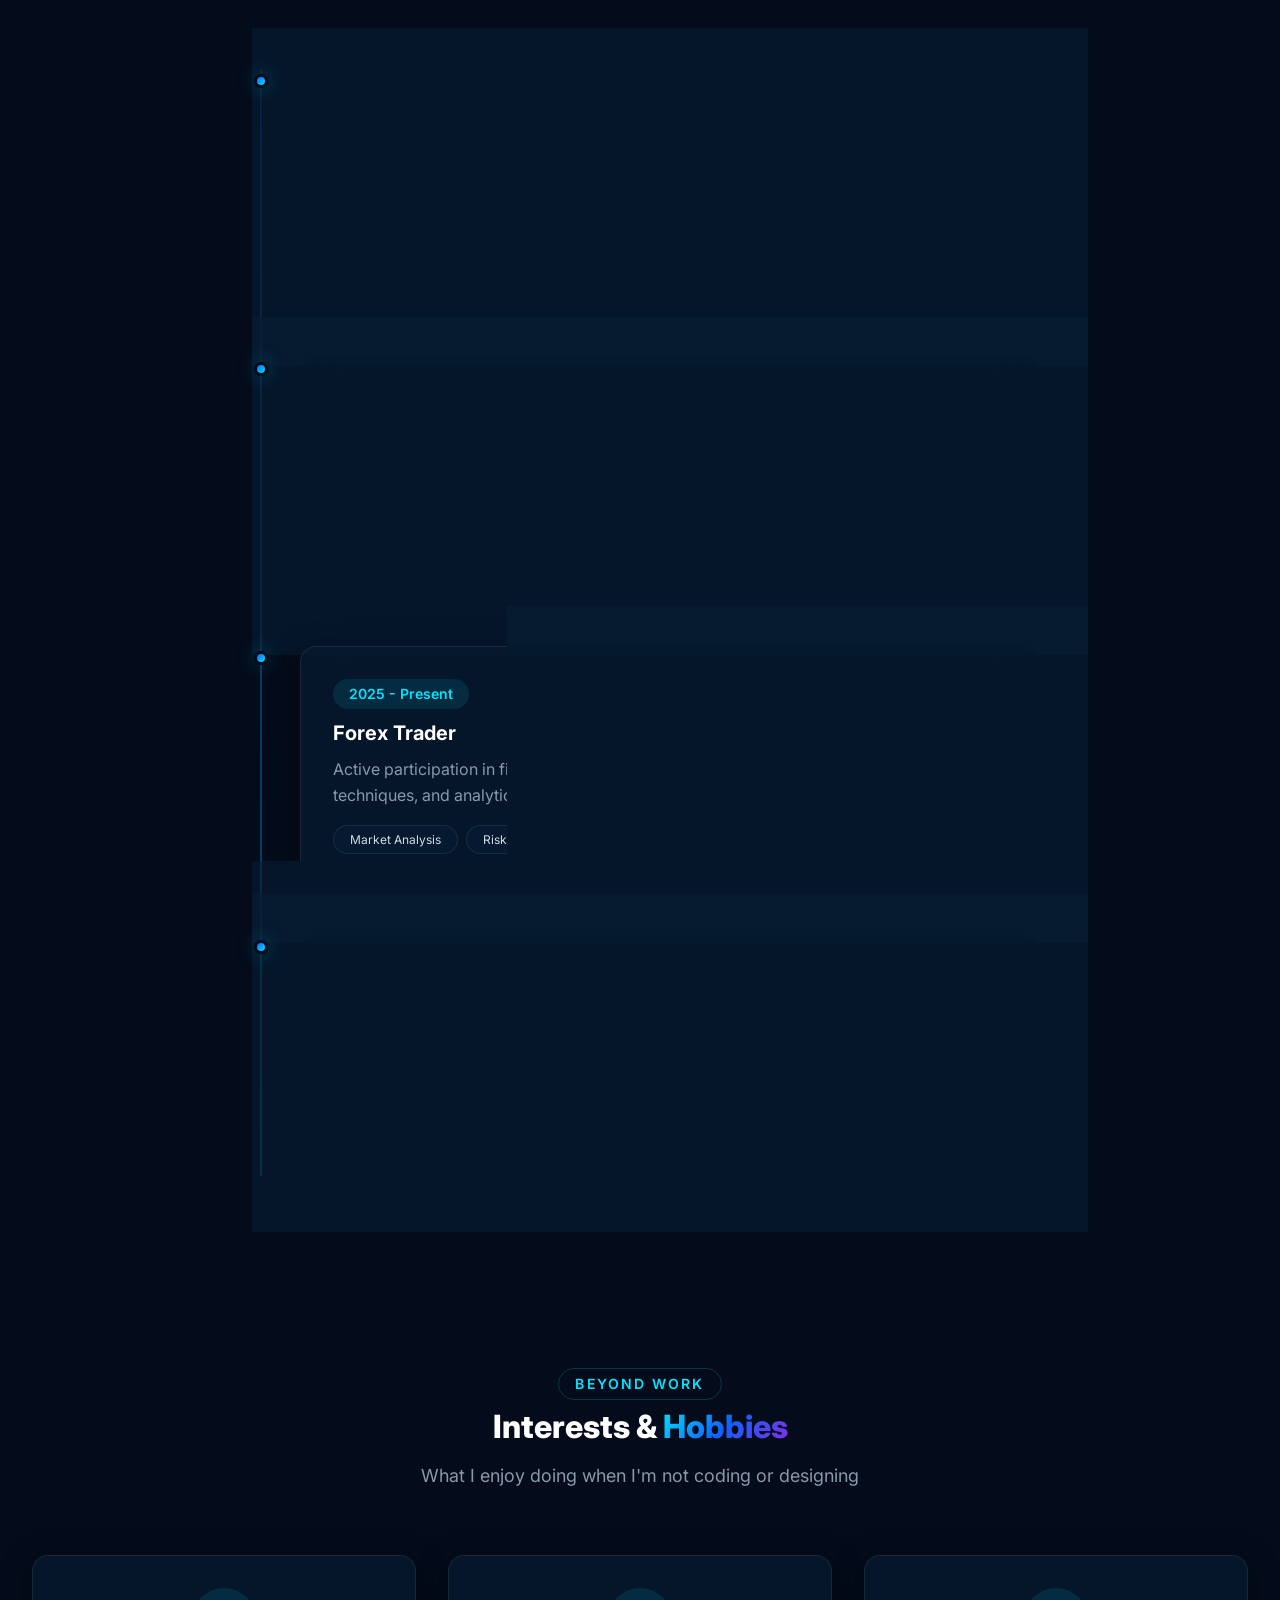
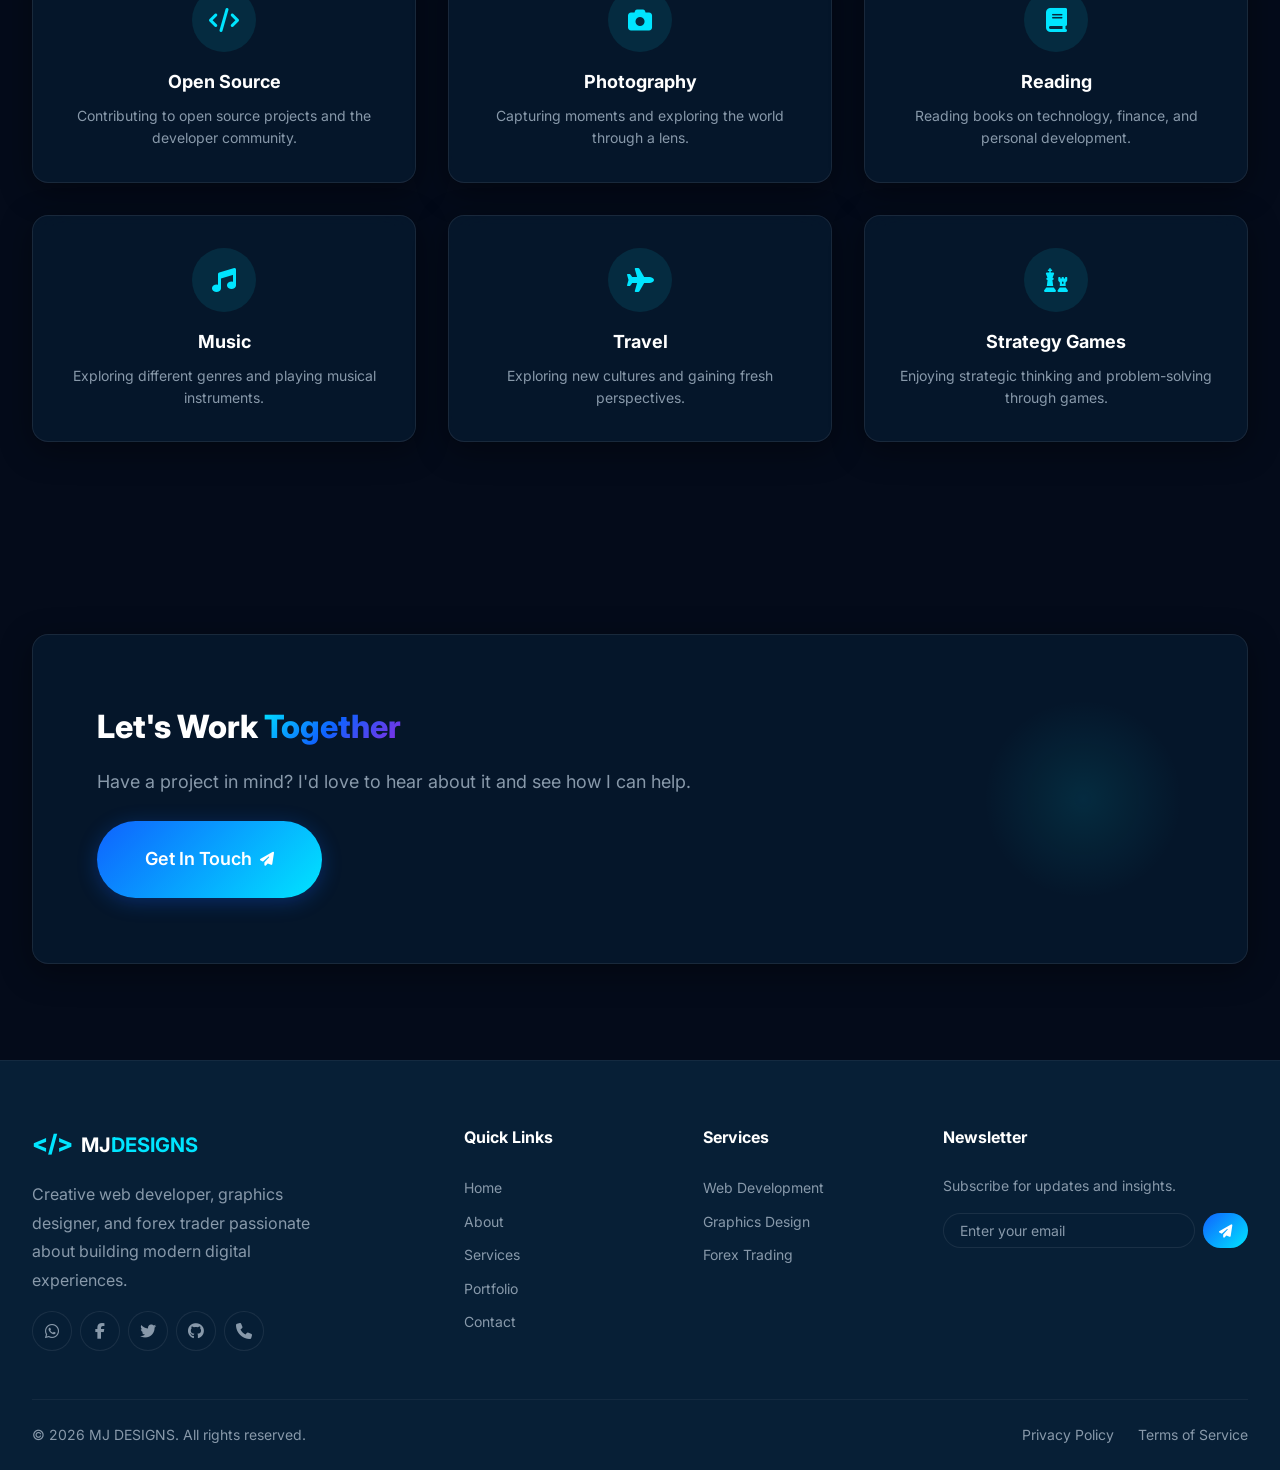
<file: about.html>
<!DOCTYPE html>
<html lang="en">
<head>
    <meta charset="UTF-8" />
    <meta name="viewport" content="width=device-width, initial-scale=1.0" />
    <meta name="description" content="About Joseph Muigai - Web Developer, Graphics Designer & Forex Trader. Learn about my journey, skills, and experience." />
    <title>About Me | Joseph Muigai</title>

    <!-- Font Awesome Icons -->
    <link rel="stylesheet" href="https://cdnjs.cloudflare.com/ajax/libs/font-awesome/6.5.0/css/all.min.css" />
    <!-- Google Fonts -->
    <link href="https://fonts.googleapis.com/css2?family=Inter:wght@300;400;500;600;700;800;900&display=swap" rel="stylesheet" />
    <!-- Main Stylesheet -->
    <link rel="stylesheet" href="styles.css" />
</head>
<body>
    <!-- ==================== LOADING SCREEN ==================== -->
    <div id="loader" class="loader">
        <div class="loader-content">
            <div class="loader-spinner"></div>
            <div class="loader-text">Loading<span class="loader-dots">...</span></div>
        </div>
    </div>

    <!-- ==================== MOUSE GLOW ==================== -->
    <div id="mouse-glow" class="mouse-glow"></div>
    <div id="mouse-trail" class="mouse-trail"></div>

    <!-- ==================== NAVIGATION ==================== -->
    <nav id="navbar" class="navbar glass">
        <div class="container nav-container">
            <a href="index.html" class="logo">
                <span class="logo-icon">&lt;/&gt;</span>
                <span class="logo-text">MJ<span class="logo-highlight">DESIGNS</span></span>
            </a>

            <button class="nav-toggle" id="nav-toggle" aria-label="Toggle navigation">
                <span class="hamburger"></span>
                <span class="hamburger"></span>
                <span class="hamburger"></span>
            </button>

            <ul class="nav-links" id="nav-links">
                <li><a href="index.html">Home</a></li>
                <li><a href="about.html" class="active">About</a></li>
                <li><a href="services.html">Services</a></li>
                <li><a href="portfolio.html">Portfolio</a></li>
                <li><a href="contact.html">Contact</a></li>
            </ul>
        </div>
    </nav>

    <!-- ==================== BRAND SLOGAN SCROLLER ==================== -->
    <section class="slogan-scroller">
        <div class="slogan-track">
            <span class="slogan-item">✦ Crafting Digital Excellence</span>
            <span class="slogan-item">✦ Innovative Web Solutions</span>
            <span class="slogan-item">✦ Creative Graphic Design</span>
            <span class="slogan-item">✦ Strategic Forex Trading</span>
            <span class="slogan-item">✦ Building Tomorrow's Websites</span>
            <span class="slogan-item">✦ Design. Develop. Deliver.</span>
            <span class="slogan-item">✦ Transforming Ideas into Reality</span>
            <span class="slogan-item">✦ Code. Create. Innovate.</span>
            <!-- Duplicate for seamless loop -->
            <span class="slogan-item">✦ Crafting Digital Excellence</span>
            <span class="slogan-item">✦ Innovative Web Solutions</span>
            <span class="slogan-item">✦ Creative Graphic Design</span>
            <span class="slogan-item">✦ Strategic Forex Trading</span>
            <span class="slogan-item">✦ Building Tomorrow's Websites</span>
            <span class="slogan-item">✦ Design. Develop. Deliver.</span>
            <span class="slogan-item">✦ Transforming Ideas into Reality</span>
            <span class="slogan-item">✦ Code. Create. Innovate.</span>
        </div>
    </section>

    <!-- ==================== ABOUT HERO ==================== -->
    <section class="page-hero about-page-hero">
        <div class="page-hero-bg">
            <div class="gradient-orb orb-1"></div>
            <div class="gradient-orb orb-2"></div>
            <div class="gradient-orb orb-3"></div>
            <div class="grid-overlay"></div>
        </div>
        <div class="container page-hero-container">
            <div class="page-hero-content">
                <span class="section-tag">About Me</span>
                <h1 class="page-hero-title">Know Who I <span class="gradient-text">Am</span></h1>
                <p class="page-hero-description">
                    A creative problem-solver dedicated to building exceptional digital experiences
                </p>
            </div>
        </div>
    </section>

    <!-- ==================== ABOUT MAIN ==================== -->
    <section class="section about-main">
        <div class="container">
            <div class="about-main-grid">
                <div class="about-main-image">
                    <div class="about-main-image-wrapper glass">
                        <!-- Replace with your actual image -->
                        <img src="Jose1.jpeg" alt="John Kiharu" class="about-main-profile" />
                        <div class="about-main-glow"></div>
                        <div class="about-main-ring"></div>
                    </div>
                    <div class="about-experience-badge glass">
                        <div class="experience-number">4+</div>
                        <div class="experience-label">Years of Experience</div>
                    </div>
                </div>
                <div class="about-main-content">
                    <h2 class="about-main-title">Building Digital <span class="gradient-text">Dreams</span></h2>
                    <p class="about-main-text">
                        Joseph Muigai is a creative web developer, graphics designer, and forex trader with a passion for building modern digital experiences that combine aesthetics with functionality. His journey into technology began with a fascination for solving problems through code and design, eventually evolving into a professional pursuit of creating visually engaging, responsive, and user-focused websites.
                    </p>
                    <p class="about-main-text">
                        Beyond coding, Joseph has developed expertise in digital branding, graphic design, and financial market analysis through forex trading. This multidisciplinary background allows him to approach projects creatively while maintaining strong analytical thinking and attention to detail.
                    </p>
                    <p class="about-main-text">
                        His mission is to help businesses and individuals establish a strong digital presence through innovative websites, captivating visual identities, and cutting-edge technology.
                    </p>
                    
                    <div class="about-main-info">
                        <div class="info-item">
                            <span class="info-label">Name:</span>
                            <span class="info-value">JJOSEPH MUIGAI</span>
                        </div>
                        <div class="info-item">
                            <span class="info-label">Email:</span>
                            <span class="info-value">muigaifx@gmail.com</span>
                        </div>
                        <div class="info-item">
                            <span class="info-label">Location:</span>
                            <span class="info-value">Nairobi, Kenya</span>
                        </div>
                        <div class="info-item">
                            <span class="info-label">Availability:</span>
                            <span class="info-value"><span class="status-dot"></span> Available for Freelance</span>
                        </div>
                    </div>

                    <div class="about-main-cta">
                        <a href="portfolio.html" class="btn btn-primary">
                            <span>View My Work</span>
                            <i class="fas fa-arrow-right"></i>
                        </a>
                        <a href="contact.html" class="btn btn-secondary">
                            <span>Contact Me</span>
                            <i class="fas fa-envelope"></i>
                        </a>
                    </div>
                </div>
            </div>
        </div>
    </section>

    <!-- ==================== STATISTICS ==================== -->
    <section class="section about-stats">
        <div class="container">
            <div class="stats-grid">
                <div class="stat-card glass">
                    <div class="stat-card-icon">
                        <i class="fas fa-code"></i>
                    </div>
                    <div class="stat-card-number" data-count="4">0</div>
                    <div class="stat-card-label">Years of Experience</div>
                    <div class="stat-card-plus">+</div>
                </div>
                <div class="stat-card glass">
                    <div class="stat-card-icon">
                        <i class="fas fa-project-diagram"></i>
                    </div>
                    <div class="stat-card-number" data-count="20">0</div>
                    <div class="stat-card-label">Projects Completed</div>
                    <div class="stat-card-plus">+</div>
                </div>
                <div class="stat-card glass">
                    <div class="stat-card-icon">
                        <i class="fas fa-users"></i>
                    </div>
                    <div class="stat-card-number" data-count="15">0</div>
                    <div class="stat-card-label">Happy Clients</div>
                    <div class="stat-card-plus">+</div>
                </div>
                <div class="stat-card glass">
                    <div class="stat-card-icon">
                        <i class="fas fa-award"></i>
                    </div>
                    <div class="stat-card-number" data-count="10">0</div>
                    <div class="stat-card-label">Awards & Recognition</div>
                    <div class="stat-card-plus">+</div>
                </div>
            </div>
        </div>
    </section>

    <!-- ==================== SKILLS & EXPERTISE ==================== -->
    <section class="section skills-section">
        <div class="container">
            <div class="section-header text-center">
                <span class="section-tag">My Expertise</span>
                <h2 class="section-title">Skills & <span class="gradient-text">Proficiencies</span></h2>
                <p class="section-subtitle">
                    A comprehensive overview of my technical and professional skills
                </p>
            </div>
            <div class="skills-grid">
                <!-- Frontend Development -->
                <div class="skill-category glass">
                    <div class="skill-category-header">
                        <div class="skill-category-icon">
                            <i class="fas fa-laptop-code"></i>
                        </div>
                        <h3 class="skill-category-title">Frontend Development</h3>
                    </div>
                    <div class="skill-items">
                        <div class="skill-item">
                            <div class="skill-info">
                                <span class="skill-name">HTML5 & CSS3</span>
                                <span class="skill-percentage">95%</span>
                            </div>
                            <div class="skill-bar">
                                <div class="skill-progress" style="width: 95%;"></div>
                            </div>
                        </div>
                        <div class="skill-item">
                            <div class="skill-info">
                                <span class="skill-name">JavaScript</span>
                                <span class="skill-percentage">90%</span>
                            </div>
                            <div class="skill-bar">
                                <div class="skill-progress" style="width: 90%;"></div>
                            </div>
                        </div>
                        <div class="skill-item">
                            <div class="skill-info">
                                <span class="skill-name">React.js</span>
                                <span class="skill-percentage">75%</span>
                            </div>
                            <div class="skill-bar">
                                <div class="skill-progress" style="width: 75%;"></div>
                            </div>
                        </div>
                        <div class="skill-item">
                            <div class="skill-info">
                                <span class="skill-name">Responsive Design</span>
                                <span class="skill-percentage">92%</span>
                            </div>
                            <div class="skill-bar">
                                <div class="skill-progress" style="width: 92%;"></div>
                            </div>
                        </div>
                    </div>
                </div>

                <!-- Backend Development -->
                <div class="skill-category glass">
                    <div class="skill-category-header">
                        <div class="skill-category-icon">
                            <i class="fas fa-server"></i>
                        </div>
                        <h3 class="skill-category-title">Backend Development</h3>
                    </div>
                    <div class="skill-items">
                        <div class="skill-item">
                            <div class="skill-info">
                                <span class="skill-name">PHP</span>
                                <span class="skill-percentage">85%</span>
                            </div>
                            <div class="skill-bar">
                                <div class="skill-progress" style="width: 85%;"></div>
                            </div>
                        </div>
                        <div class="skill-item">
                            <div class="skill-info">
                                <span class="skill-name">MySQL</span>
                                <span class="skill-percentage">80%</span>
                            </div>
                            <div class="skill-bar">
                                <div class="skill-progress" style="width: 80%;"></div>
                            </div>
                        </div>
                        <div class="skill-item">
                            <div class="skill-info">
                                <span class="skill-name">Node.js</span>
                                <span class="skill-percentage">70%</span>
                            </div>
                            <div class="skill-bar">
                                <div class="skill-progress" style="width: 70%;"></div>
                            </div>
                        </div>
                        <div class="skill-item">
                            <div class="skill-info">
                                <span class="skill-name">APIs & Integration</span>
                                <span class="skill-percentage">78%</span>
                            </div>
                            <div class="skill-bar">
                                <div class="skill-progress" style="width: 78%;"></div>
                            </div>
                        </div>
                    </div>
                </div>

                <!-- Graphic Design -->
                <div class="skill-category glass">
                    <div class="skill-category-header">
                        <div class="skill-category-icon">
                            <i class="fas fa-paint-brush"></i>
                        </div>
                        <h3 class="skill-category-title">Graphic Design</h3>
                    </div>
                    <div class="skill-items">
                        <div class="skill-item">
                            <div class="skill-info">
                                <span class="skill-name">Adobe Photoshop</span>
                                <span class="skill-percentage">88%</span>
                            </div>
                            <div class="skill-bar">
                                <div class="skill-progress" style="width: 88%;"></div>
                            </div>
                        </div>
                        <div class="skill-item">
                            <div class="skill-info">
                                <span class="skill-name">Adobe Illustrator</span>
                                <span class="skill-percentage">85%</span>
                            </div>
                            <div class="skill-bar">
                                <div class="skill-progress" style="width: 85%;"></div>
                            </div>
                        </div>
                        <div class="skill-item">
                            <div class="skill-info">
                                <span class="skill-name">Figma</span>
                                <span class="skill-percentage">82%</span>
                            </div>
                            <div class="skill-bar">
                                <div class="skill-progress" style="width: 82%;"></div>
                            </div>
                        </div>
                        <div class="skill-item">
                            <div class="skill-info">
                                <span class="skill-name">Brand Identity</span>
                                <span class="skill-percentage">90%</span>
                            </div>
                            <div class="skill-bar">
                                <div class="skill-progress" style="width: 90%;"></div>
                            </div>
                        </div>
                    </div>
                </div>

                <!-- Forex Trading -->
                <div class="skill-category glass">
                    <div class="skill-category-header">
                        <div class="skill-category-icon">
                            <i class="fas fa-chart-line"></i>
                        </div>
                        <h3 class="skill-category-title">Forex Trading</h3>
                    </div>
                    <div class="skill-items">
                        <div class="skill-item">
                            <div class="skill-info">
                                <span class="skill-name">Market Analysis</span>
                                <span class="skill-percentage">85%</span>
                            </div>
                            <div class="skill-bar">
                                <div class="skill-progress" style="width: 85%;"></div>
                            </div>
                        </div>
                        <div class="skill-item">
                            <div class="skill-info">
                                <span class="skill-name">Technical Analysis</span>
                                <span class="skill-percentage">82%</span>
                            </div>
                            <div class="skill-bar">
                                <div class="skill-progress" style="width: 82%;"></div>
                            </div>
                        </div>
                        <div class="skill-item">
                            <div class="skill-info">
                                <span class="skill-name">Risk Management</span>
                                <span class="skill-percentage">90%</span>
                            </div>
                            <div class="skill-bar">
                                <div class="skill-progress" style="width: 90%;"></div>
                            </div>
                        </div>
                        <div class="skill-item">
                            <div class="skill-info">
                                <span class="skill-name">Trading Strategies</span>
                                <span class="skill-percentage">78%</span>
                            </div>
                            <div class="skill-bar">
                                <div class="skill-progress" style="width: 78%;"></div>
                            </div>
                        </div>
                    </div>
                </div>
            </div>
        </div>
    </section>

    <!-- ==================== JOURNEY TIMELINE ==================== -->
    <section class="section timeline-section">
        <div class="container">
            <div class="section-header text-center">
                <span class="section-tag">My Journey</span>
                <h2 class="section-title">Professional <span class="gradient-text">Timeline</span></h2>
                <p class="section-subtitle">
                    Key milestones in my professional development journey
                </p>
            </div>
            <div class="timeline">
                <div class="timeline-item">
                    <div class="timeline-dot"></div>
                    <div class="timeline-content glass">
                        <div class="timeline-date">2023 - Present</div>
                        <h3 class="timeline-title">Freelance Web Developer</h3>
                        <p class="timeline-description">
                            Working with clients worldwide to build responsive websites, web applications, and digital solutions. Specializing in creating modern, user-focused experiences.
                        </p>
                        <div class="timeline-tags">
                            <span>Web Development</span>
                            <span>UI/UX Design</span>
                            <span>Client Projects</span>
                        </div>
                    </div>
                </div>

                <div class="timeline-item">
                    <div class="timeline-dot"></div>
                    <div class="timeline-content glass">
                        <div class="timeline-date">2023 - 2025</div>
                        <h3 class="timeline-title">Graphics Designer</h3>
                        <p class="timeline-description">
                            Developed expertise in brand identity, logo design, and visual communication. Created compelling designs for businesses across various industries.
                        </p>
                        <div class="timeline-tags">
                            <span>Brand Identity</span>
                            <span>Logo Design</span>
                            <span>Visual Design</span>
                        </div>
                    </div>
                </div>

                <div class="timeline-item">
                    <div class="timeline-dot"></div>
                    <div class="timeline-content glass">
                        <div class="timeline-date">2025 - Present</div>
                        <h3 class="timeline-title">Forex Trader</h3>
                        <p class="timeline-description">
                            Active participation in financial markets, developing trading strategies, risk management techniques, and analytical skills. Mentoring aspiring traders.
                        </p>
                        <div class="timeline-tags">
                            <span>Market Analysis</span>
                            <span>Risk Management</span>
                            <span>Trading Strategies</span>
                        </div>
                    </div>
                </div>

                <div class="timeline-item">
                    <div class="timeline-dot"></div>
                    <div class="timeline-content glass">
                        <div class="timeline-date">2022 - 2026</div>
                        <h3 class="timeline-title">Self-Taught Developer</h3>
                        <p class="timeline-description">
                            Began the journey into web development, learning HTML, CSS, JavaScript, and various frameworks. Built personal projects to hone skills.
                        </p>
                        <div class="timeline-tags">
                            <span>Self-Learning</span>
                            <span>Web Development</span>
                            <span>Personal Projects</span>
                        </div>
                    </div>
                </div>
            </div>
        </div>
    </section>

    <!-- ==================== INTERESTS & HOBBIES ==================== -->
    <section class="section interests-section">
        <div class="container">
            <div class="section-header text-center">
                <span class="section-tag">Beyond Work</span>
                <h2 class="section-title">Interests & <span class="gradient-text">Hobbies</span></h2>
                <p class="section-subtitle">
                    What I enjoy doing when I'm not coding or designing
                </p>
            </div>
            <div class="interests-grid">
                <div class="interest-item glass">
                    <div class="interest-icon">
                        <i class="fas fa-code"></i>
                    </div>
                    <h4 class="interest-title">Open Source</h4>
                    <p class="interest-description">Contributing to open source projects and the developer community.</p>
                </div>
                <div class="interest-item glass">
                    <div class="interest-icon">
                        <i class="fas fa-camera"></i>
                    </div>
                    <h4 class="interest-title">Photography</h4>
                    <p class="interest-description">Capturing moments and exploring the world through a lens.</p>
                </div>
                <div class="interest-item glass">
                    <div class="interest-icon">
                        <i class="fas fa-book"></i>
                    </div>
                    <h4 class="interest-title">Reading</h4>
                    <p class="interest-description">Reading books on technology, finance, and personal development.</p>
                </div>
                <div class="interest-item glass">
                    <div class="interest-icon">
                        <i class="fas fa-music"></i>
                    </div>
                    <h4 class="interest-title">Music</h4>
                    <p class="interest-description">Exploring different genres and playing musical instruments.</p>
                </div>
                <div class="interest-item glass">
                    <div class="interest-icon">
                        <i class="fas fa-plane"></i>
                    </div>
                    <h4 class="interest-title">Travel</h4>
                    <p class="interest-description">Exploring new cultures and gaining fresh perspectives.</p>
                </div>
                <div class="interest-item glass">
                    <div class="interest-icon">
                        <i class="fas fa-chess"></i>
                    </div>
                    <h4 class="interest-title">Strategy Games</h4>
                    <p class="interest-description">Enjoying strategic thinking and problem-solving through games.</p>
                </div>
            </div>
        </div>
    </section>

    <!-- ==================== CONTACT CTA ==================== -->
    <section class="section contact-cta">
        <div class="container">
            <div class="cta-wrapper glass">
                <div class="cta-content">
                    <h2 class="cta-title">Let's Work <span class="gradient-text">Together</span></h2>
                    <p class="cta-description">
                        Have a project in mind? I'd love to hear about it and see how I can help.
                    </p>
                    <a href="contact.html" class="btn btn-primary btn-large">
                        <span>Get In Touch</span>
                        <i class="fas fa-paper-plane"></i>
                    </a>
                </div>
                <div class="cta-orb">
                    <div class="cta-orb-inner"></div>
                </div>
            </div>
        </div>
    </section>

    <!-- ==================== FOOTER ==================== -->
    <footer id="footer" class="footer">
        <div class="container">
            <div class="footer-grid">
                <div class="footer-brand">
                    <a href="index.html" class="footer-logo">
                        <span class="logo-icon">&lt;/&gt;</span>
                        <span class="logo-text">MJ<span class="logo-highlight">DESIGNS</span></span>
                    </a>
                    <p class="footer-description">
                        Creative web developer, graphics designer, and forex trader
                        passionate about building modern digital experiences.
                    </p>
                    <div class="footer-social">
                        <a href="#" aria-label="WhatsApp"><i class="fab fa-whatsapp"></i></a>
                        <a href="#" aria-label="Facebook"><i class="fab fa-facebook-f"></i></a>
                        <a href="#" aria-label="Twitter"><i class="fab fa-twitter"></i></a>
                        <a href="#" aria-label="GitHub"><i class="fab fa-github"></i></a>
                        <a href="#" aria-label="Phone"><i class="fas fa-phone"></i></a>
                    </div>
                </div>

                <div class="footer-links">
                    <h4 class="footer-heading">Quick Links</h4>
                    <ul>
                        <li><a href="index.html">Home</a></li>
                        <li><a href="about.html">About</a></li>
                        <li><a href="services.html">Services</a></li>
                        <li><a href="portfolio.html">Portfolio</a></li>
                        <li><a href="contact.html">Contact</a></li>
                    </ul>
                </div>

                <div class="footer-links">
                    <h4 class="footer-heading">Services</h4>
                    <ul>
                        <li><a href="services.html">Web Development</a></li>
                        <li><a href="services.html">Graphics Design</a></li>
                        <li><a href="services.html">Forex Trading</a></li>
                    </ul>
                </div>

                <div class="footer-newsletter">
                    <h4 class="footer-heading">Newsletter</h4>
                    <p class="footer-newsletter-text">
                        Subscribe for updates and insights.
                    </p>
                    <form class="newsletter-form" id="newsletter-form">
                        <input type="email" placeholder="Enter your email" required />
                        <button type="submit">
                            <i class="fas fa-paper-plane"></i>
                        </button>
                    </form>
                </div>
            </div>

            <div class="footer-bottom">
                <p class="footer-copyright">
                    &copy; <span id="current-year">2026</span> MJ DESIGNS. All rights reserved.
                </p>
                <div class="footer-bottom-links">
                    <a href="privacy.html">Privacy Policy</a>
                    <a href="terms.html">Terms of Service</a>
                </div>
            </div>
        </div>
    </footer>

    <!-- ==================== SCRIPTS ==================== -->
    <script src="scripts.js"></script>
</body>
</html>
</file>
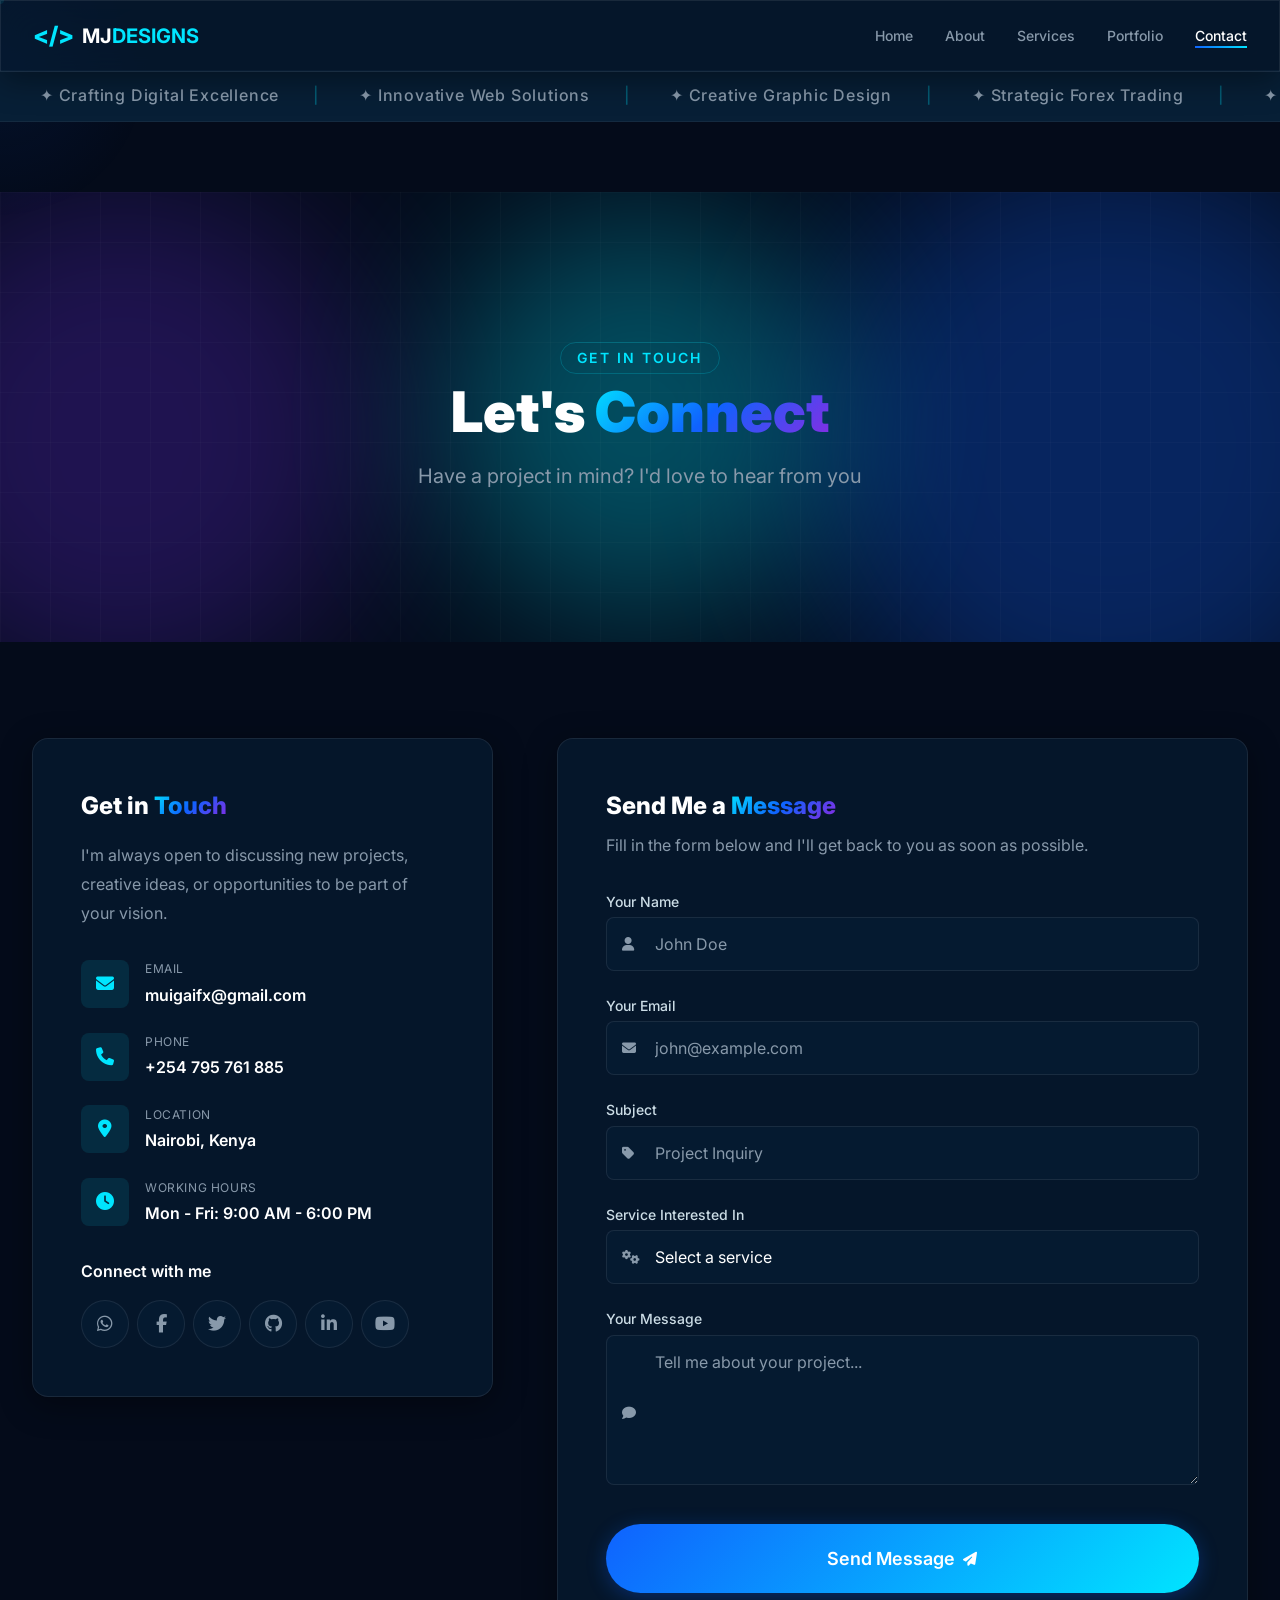
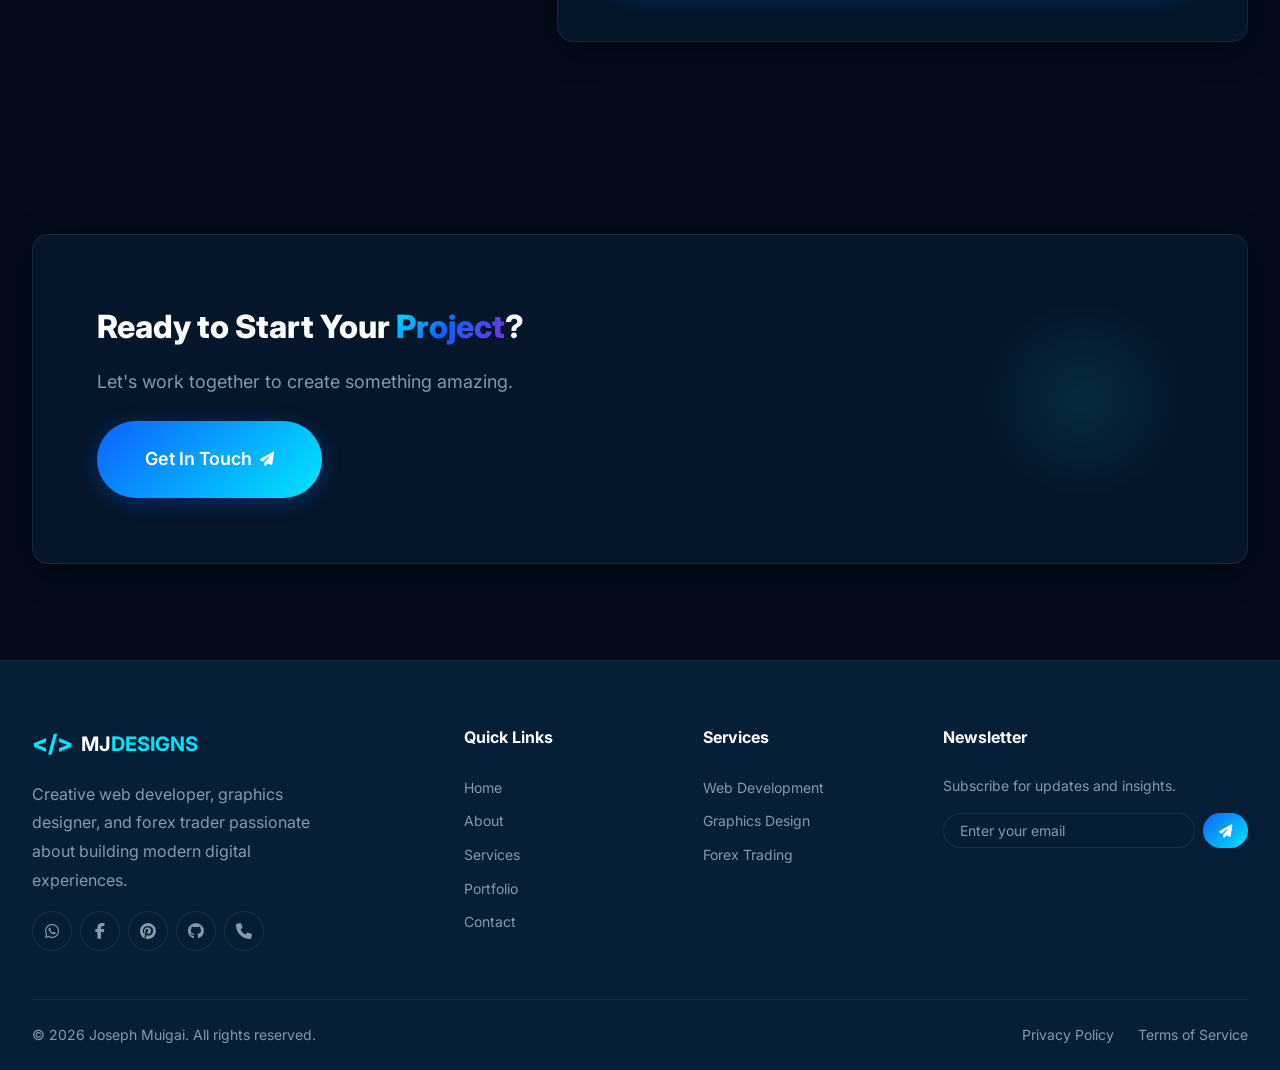
<file: contact.html>
<!DOCTYPE html>
<html lang="en">
<head>
    <meta charset="UTF-8" />
    <meta name="viewport" content="width=device-width, initial-scale=1.0" />
    <meta name="description" content="Contact Joseph Muigai - Web Developer, Graphics Designer & Forex Trader. Get in touch for your project." />
    <title>Contact Me | Joseph Muigai</title>

    <!-- Font Awesome Icons -->
    <link rel="stylesheet" href="https://cdnjs.cloudflare.com/ajax/libs/font-awesome/6.5.0/css/all.min.css" />
    <!-- Google Fonts -->
    <link href="https://fonts.googleapis.com/css2?family=Inter:wght@300;400;500;600;700;800;900&display=swap" rel="stylesheet" />
    <!-- Main Stylesheet -->
    <link rel="stylesheet" href="styles.css" />
</head>
<body>
    <!-- ==================== LOADING SCREEN ==================== -->
    <div id="loader" class="loader">
        <div class="loader-content">
            <div class="loader-spinner"></div>
            <div class="loader-text">Loading<span class="loader-dots">...</span></div>
        </div>
    </div>

    <!-- ==================== MOUSE GLOW ==================== -->
    <div id="mouse-glow" class="mouse-glow"></div>
    <div id="mouse-trail" class="mouse-trail"></div>

    <!-- ==================== NAVIGATION ==================== -->
    <nav id="navbar" class="navbar glass">
        <div class="container nav-container">
            <a href="index.html" class="logo">
                <span class="logo-icon">&lt;/&gt;</span>
                <span class="logo-text">MJ<span class="logo-highlight">DESIGNS</span></span>
            </a>

            <button class="nav-toggle" id="nav-toggle" aria-label="Toggle navigation">
                <span class="hamburger"></span>
                <span class="hamburger"></span>
                <span class="hamburger"></span>
            </button>

            <ul class="nav-links" id="nav-links">
                <li><a href="index.html">Home</a></li>
                <li><a href="about.html">About</a></li>
                <li><a href="services.html">Services</a></li>
                <li><a href="portfolio.html">Portfolio</a></li>
                <li><a href="contact.html" class="active">Contact</a></li>
            </ul>
        </div>
    </nav>

    <!-- ==================== BRAND SLOGAN SCROLLER ==================== -->
    <section class="slogan-scroller">
        <div class="slogan-track">
            <span class="slogan-item">✦ Crafting Digital Excellence</span>
            <span class="slogan-item">✦ Innovative Web Solutions</span>
            <span class="slogan-item">✦ Creative Graphic Design</span>
            <span class="slogan-item">✦ Strategic Forex Trading</span>
            <span class="slogan-item">✦ Building Tomorrow's Websites</span>
            <span class="slogan-item">✦ Design. Develop. Deliver.</span>
            <span class="slogan-item">✦ Transforming Ideas into Reality</span>
            <span class="slogan-item">✦ Code. Create. Innovate.</span>
            <!-- Duplicate for seamless loop -->
            <span class="slogan-item">✦ Crafting Digital Excellence</span>
            <span class="slogan-item">✦ Innovative Web Solutions</span>
            <span class="slogan-item">✦ Creative Graphic Design</span>
            <span class="slogan-item">✦ Strategic Forex Trading</span>
            <span class="slogan-item">✦ Building Tomorrow's Websites</span>
            <span class="slogan-item">✦ Design. Develop. Deliver.</span>
            <span class="slogan-item">✦ Transforming Ideas into Reality</span>
            <span class="slogan-item">✦ Code. Create. Innovate.</span>
        </div>
    </section>

    <!-- ==================== CONTACT HERO ==================== -->
    <section class="page-hero contact-page-hero">
        <div class="page-hero-bg">
            <div class="gradient-orb orb-1"></div>
            <div class="gradient-orb orb-2"></div>
            <div class="gradient-orb orb-3"></div>
            <div class="grid-overlay"></div>
        </div>
        <div class="container page-hero-container">
            <div class="page-hero-content">
                <span class="section-tag">Get In Touch</span>
                <h1 class="page-hero-title">Let's <span class="gradient-text">Connect</span></h1>
                <p class="page-hero-description">
                    Have a project in mind? I'd love to hear from you
                </p>
            </div>
        </div>
    </section>

    <!-- ==================== CONTACT MAIN ==================== -->
    <section class="section contact-main">
        <div class="container">
            <div class="contact-grid">
                <!-- Contact Info -->
                <div class="contact-info">
                    <div class="contact-info-card glass">
                        <h2 class="contact-info-title">Get in <span class="gradient-text">Touch</span></h2>
                        <p class="contact-info-description">
                            I'm always open to discussing new projects, creative ideas, or opportunities to be part of your vision.
                        </p>
                        
                        <div class="contact-info-items">
                            <div class="contact-info-item">
                                <div class="contact-info-icon">
                                    <i class="fas fa-envelope"></i>
                                </div>
                                <div class="contact-info-details">
                                    <span class="contact-info-label">Email</span>
                                    <a href="mailto:muigaifx@gmail.com" class="contact-info-value">muigaifx@gmail.com</a>
                                </div>
                            </div>
                            
                            <div class="contact-info-item">
                                <div class="contact-info-icon">
                                    <i class="fas fa-phone"></i>
                                </div>
                                <div class="contact-info-details">
                                    <span class="contact-info-label">Phone</span>
                                    <a href="tel:+254795761885" class="contact-info-value">+254 795 761 885</a>
                                </div>
                            </div>
                            
                            <div class="contact-info-item">
                                <div class="contact-info-icon">
                                    <i class="fas fa-map-marker-alt"></i>
                                </div>
                                <div class="contact-info-details">
                                    <span class="contact-info-label">Location</span>
                                    <span class="contact-info-value">Nairobi, Kenya</span>
                                </div>
                            </div>
                            
                            <div class="contact-info-item">
                                <div class="contact-info-icon">
                                    <i class="fas fa-clock"></i>
                                </div>
                                <div class="contact-info-details">
                                    <span class="contact-info-label">Working Hours</span>
                                    <span class="contact-info-value">Mon - Fri: 9:00 AM - 6:00 PM</span>
                                </div>
                            </div>
                        </div>
                        
                        <div class="contact-social">
                            <h4 class="contact-social-title">Connect with me</h4>
                            <div class="contact-social-links">
                                <a href="#" class="contact-social-link" aria-label="WhatsApp">
                                    <i class="fab fa-whatsapp"></i>
                                </a>
                                <a href="#" class="contact-social-link" aria-label="Facebook">
                                    <i class="fab fa-facebook-f"></i>
                                </a>
                                <a href="#" class="contact-social-link" aria-label="Twitter">
                                    <i class="fab fa-twitter"></i>
                                </a>
                                <a href="#" class="contact-social-link" aria-label="GitHub">
                                    <i class="fab fa-github"></i>
                                </a>
                                <a href="#" class="contact-social-link" aria-label="LinkedIn">
                                    <i class="fab fa-linkedin-in"></i>
                                </a>
                                <a href="#" class="contact-social-link" aria-label="YouTube">
                                    <i class="fab fa-youtube"></i>
                                </a>
                            </div>
                        </div>
                    </div>
                </div>

                <!-- Contact Form with FormSubmit.co -->
                <div class="contact-form-wrapper glass">
                    <h2 class="contact-form-title">Send Me a <span class="gradient-text">Message</span></h2>
                    <p class="contact-form-description">
                        Fill in the form below and I'll get back to you as soon as possible.
                    </p>
                    
                    <!-- 
                        IMPORTANT: Replace 'your-email@example.com' with your actual email address
                        Get your free endpoint at: https://formsubmit.co
                    -->
                    <form class="contact-form" id="contact-form" 
                          action="https://formsubmit.co/el/gedojo" 
                          method="POST">
                        
                        <!-- FormSubmit.co required hidden fields -->
                        <input type="hidden" name="_captcha" value="false">
                        <input type="hidden" name="_template" value="table">
                        <input type="hidden" name="_subject" value="New Contact Form Submission - Joseph Muigai Portfolio">
                        
                        <!-- Honeypot field for spam prevention -->
                        <input type="text" name="_honey" style="display:none">
                        
                        <!-- Auto redirect after submission (optional - remove if you want to stay on page) -->
                        <!-- <input type="hidden" name="_next" value="https://yourdomain.com/thank-you.html"> -->
                        
                        <div class="form-group">
                            <label for="name" class="form-label">Your Name</label>
                            <div class="form-input-wrapper">
                                <i class="fas fa-user"></i>
                                <input type="text" id="name" name="name" class="form-input" placeholder="John Doe" required />
                            </div>
                        </div>
                        
                        <div class="form-group">
                            <label for="email" class="form-label">Your Email</label>
                            <div class="form-input-wrapper">
                                <i class="fas fa-envelope"></i>
                                <input type="email" id="email" name="email" class="form-input" placeholder="john@example.com" required />
                            </div>
                        </div>
                        
                        <div class="form-group">
                            <label for="subject" class="form-label">Subject</label>
                            <div class="form-input-wrapper">
                                <i class="fas fa-tag"></i>
                                <input type="text" id="subject" name="subject" class="form-input" placeholder="Project Inquiry" required />
                            </div>
                        </div>
                        
                        <div class="form-group">
                            <label for="service" class="form-label">Service Interested In</label>
                            <div class="form-input-wrapper">
                                <i class="fas fa-cogs"></i>
                                <select id="service" name="service" class="form-select" required>
                                    <option value="">Select a service</option>
                                    <option value="Web Development">Web Development</option>
                                    <option value="Graphics Design">Graphics Design</option>
                                    <option value="Forex Trading">Forex Trading</option>
                                    <option value="Other">Other</option>
                                </select>
                            </div>
                        </div>
                        
                        <div class="form-group">
                            <label for="message" class="form-label">Your Message</label>
                            <div class="form-input-wrapper">
                                <i class="fas fa-comment"></i>
                                <textarea id="message" name="message" class="form-textarea" placeholder="Tell me about your project..." required></textarea>
                            </div>
                        </div>
                        
                        <button type="submit" class="btn btn-primary btn-large form-submit">
                            <span>Send Message</span>
                            <i class="fas fa-paper-plane"></i>
                        </button>
                        
                        <div class="form-success" style="display: none;">
                            <i class="fas fa-check-circle"></i>
                            <h3>Message Sent!</h3>
                            <p>Thank you for reaching out. I'll get back to you shortly.</p>
                        </div>
                    </form>
                </div>
            </div>
        </div>
    </section>

    <!-- ==================== CONTACT CTA ==================== -->
    <section class="section contact-cta">
        <div class="container">
            <div class="cta-wrapper glass">
                <div class="cta-content">
                    <h2 class="cta-title">Ready to Start Your <span class="gradient-text">Project</span>?</h2>
                    <p class="cta-description">
                        Let's work together to create something amazing.
                    </p>
                    <a href="#contact-form" class="btn btn-primary btn-large">
                        <span>Get In Touch</span>
                        <i class="fas fa-paper-plane"></i>
                    </a>
                </div>
                <div class="cta-orb">
                    <div class="cta-orb-inner"></div>
                </div>
            </div>
        </div>
    </section>

    <!-- Disable captcha (already included) -->
<input type="hidden" name="_captcha" value="false">

<!-- Change email subject -->
<input type="hidden" name="_subject" value="New Portfolio Inquiry">

<!-- Redirect to thank you page -->
<input type="hidden" name="_next" value="https://yourdomain.com/thank-you.html">

<!-- Add CC to yourself -->
<input type="hidden" name="_cc" value="your-backup-email@example.com">

<!-- Add BCC -->
<input type="hidden" name="_bcc" value="your-backup-email@example.com">

<!-- Auto-reply to user -->
<input type="hidden" name="_autoresponse" value="Thank you for your message! I'll get back to you within 24 hours.">

    <!-- ==================== FOOTER ==================== -->
    <footer id="footer" class="footer">
        <div class="container">
            <div class="footer-grid">
                <div class="footer-brand">
                    <a href="index.html" class="footer-logo">
                        <span class="logo-icon">&lt;/&gt;</span>
                        <span class="logo-text">MJ<span class="logo-highlight">DESIGNS</span></span>
                    </a>
                    <p class="footer-description">
                        Creative web developer, graphics designer, and forex trader
                        passionate about building modern digital experiences.
                    </p>
                    <div class="footer-social">
                        <a href="https://wa.me/254795761885" aria-label="WhatsApp"><i class="fab fa-whatsapp"></i></a>
                        <a href="https://facebook.com/profile.php?id=61576982536310" aria-label="Facebook"><i class="fab fa-facebook-f"></i></a>
                        <a href="https://pinterest.com/5X2gVowKx" aria-label="Pinterest"><i class="fab fa-pinterest"></i></a>
                        <a href="https://github.com/johnkiharu" aria-label="GitHub"><i class="fab fa-github"></i></a>
                        <a href="tel:+254795761885" aria-label="Phone"><i class="fas fa-phone"></i></a>
                    </div>
                </div>

                <div class="footer-links">
                    <h4 class="footer-heading">Quick Links</h4>
                    <ul>
                        <li><a href="index.html">Home</a></li>
                        <li><a href="about.html">About</a></li>
                        <li><a href="services.html">Services</a></li>
                        <li><a href="portfolio.html">Portfolio</a></li>
                        <li><a href="contact.html">Contact</a></li>
                    </ul>
                </div>

                <div class="footer-links">
                    <h4 class="footer-heading">Services</h4>
                    <ul>
                        <li><a href="services.html">Web Development</a></li>
                        <li><a href="services.html">Graphics Design</a></li>
                        <li><a href="services.html">Forex Trading</a></li>
                    </ul>
                </div>

                <div class="footer-newsletter">
                    <h4 class="footer-heading">Newsletter</h4>
                    <p class="footer-newsletter-text">
                        Subscribe for updates and insights.
                    </p>
                    <form class="newsletter-form" id="newsletter-form">
                        <input type="email" placeholder="Enter your email" required />
                        <button type="submit">
                            <i class="fas fa-paper-plane"></i>
                        </button>
                    </form>
                </div>
            </div>

            <div class="footer-bottom">
                <p class="footer-copyright">
                    &copy; <span id="current-year">2023</span> Joseph Muigai. All rights reserved.
                </p>
                <div class="footer-bottom-links">
                    <a href="privacy.html">Privacy Policy</a>
                    <a href="terms.html">Terms of Service</a>
                </div>
            </div>
        </div>
    </footer>

    <!-- ==================== SCRIPTS ==================== -->
    <script src="scripts.js"></script>
</body>
</html>
</file>
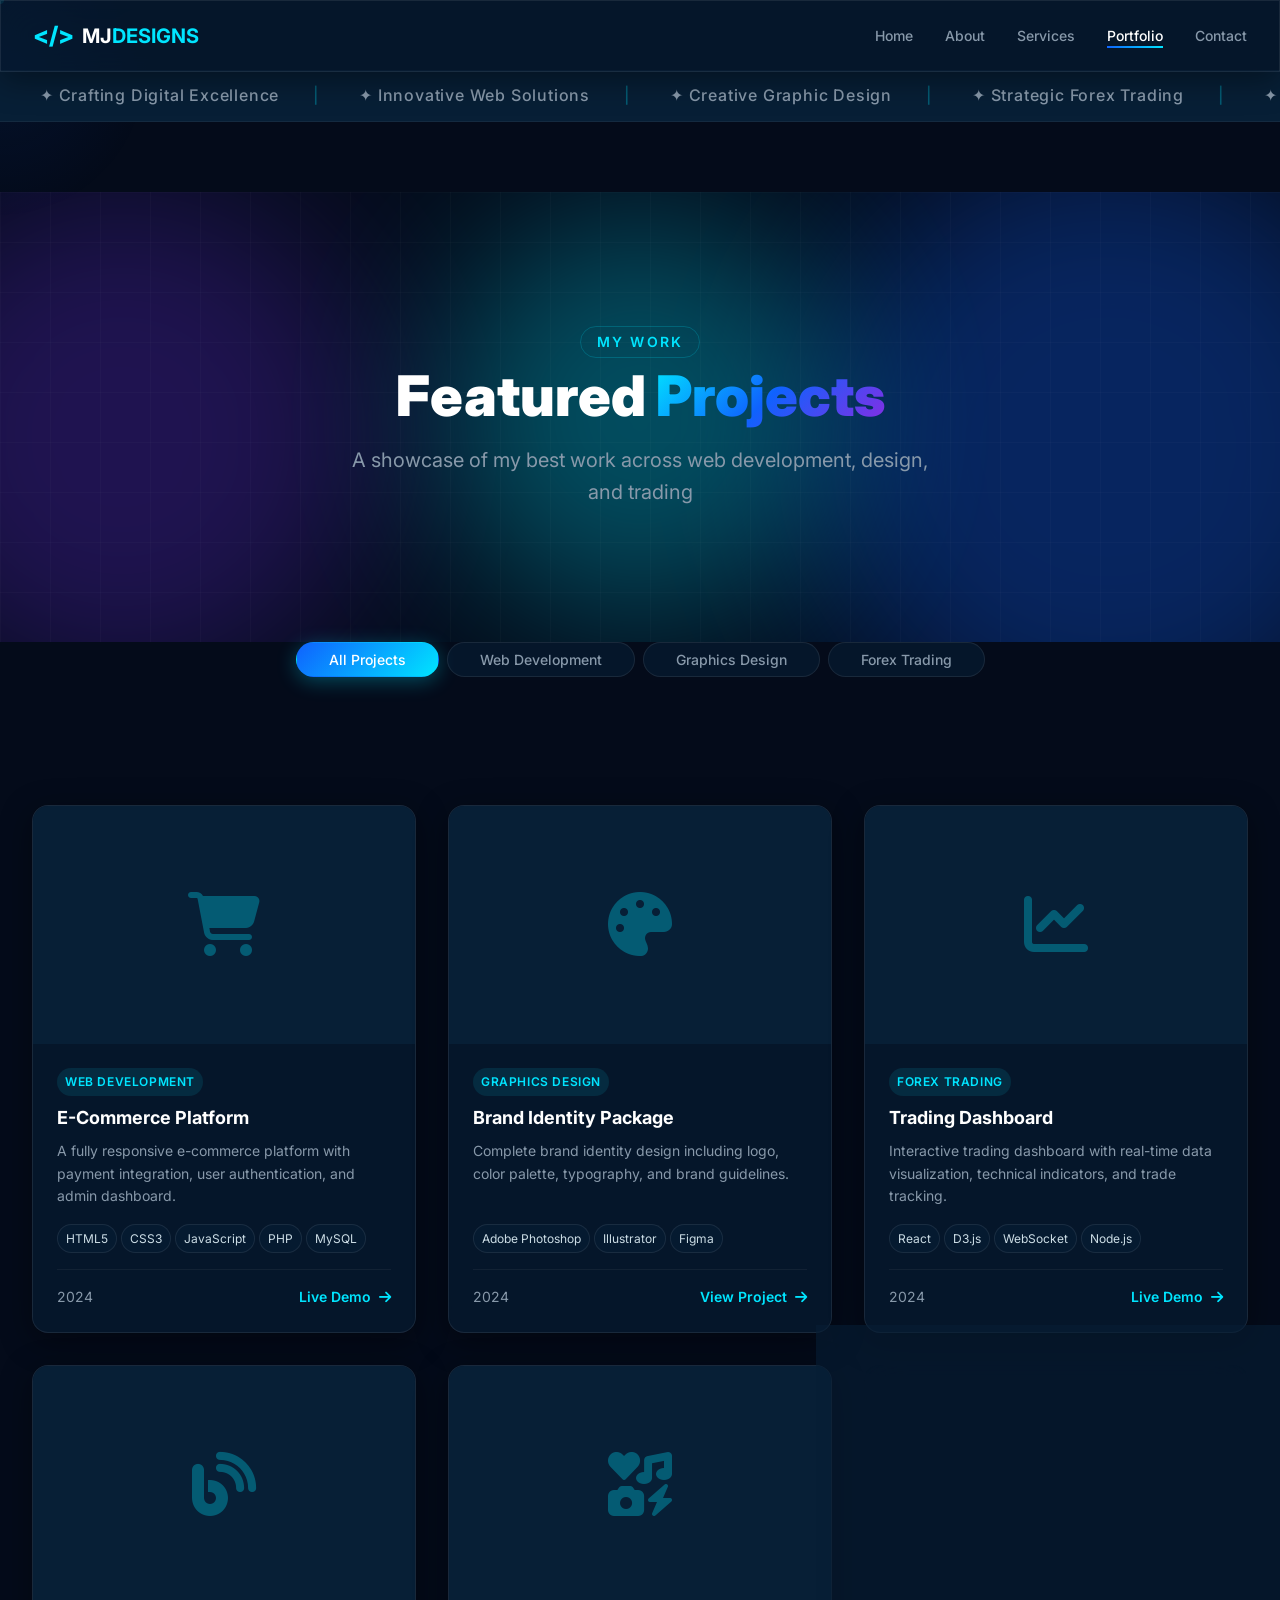
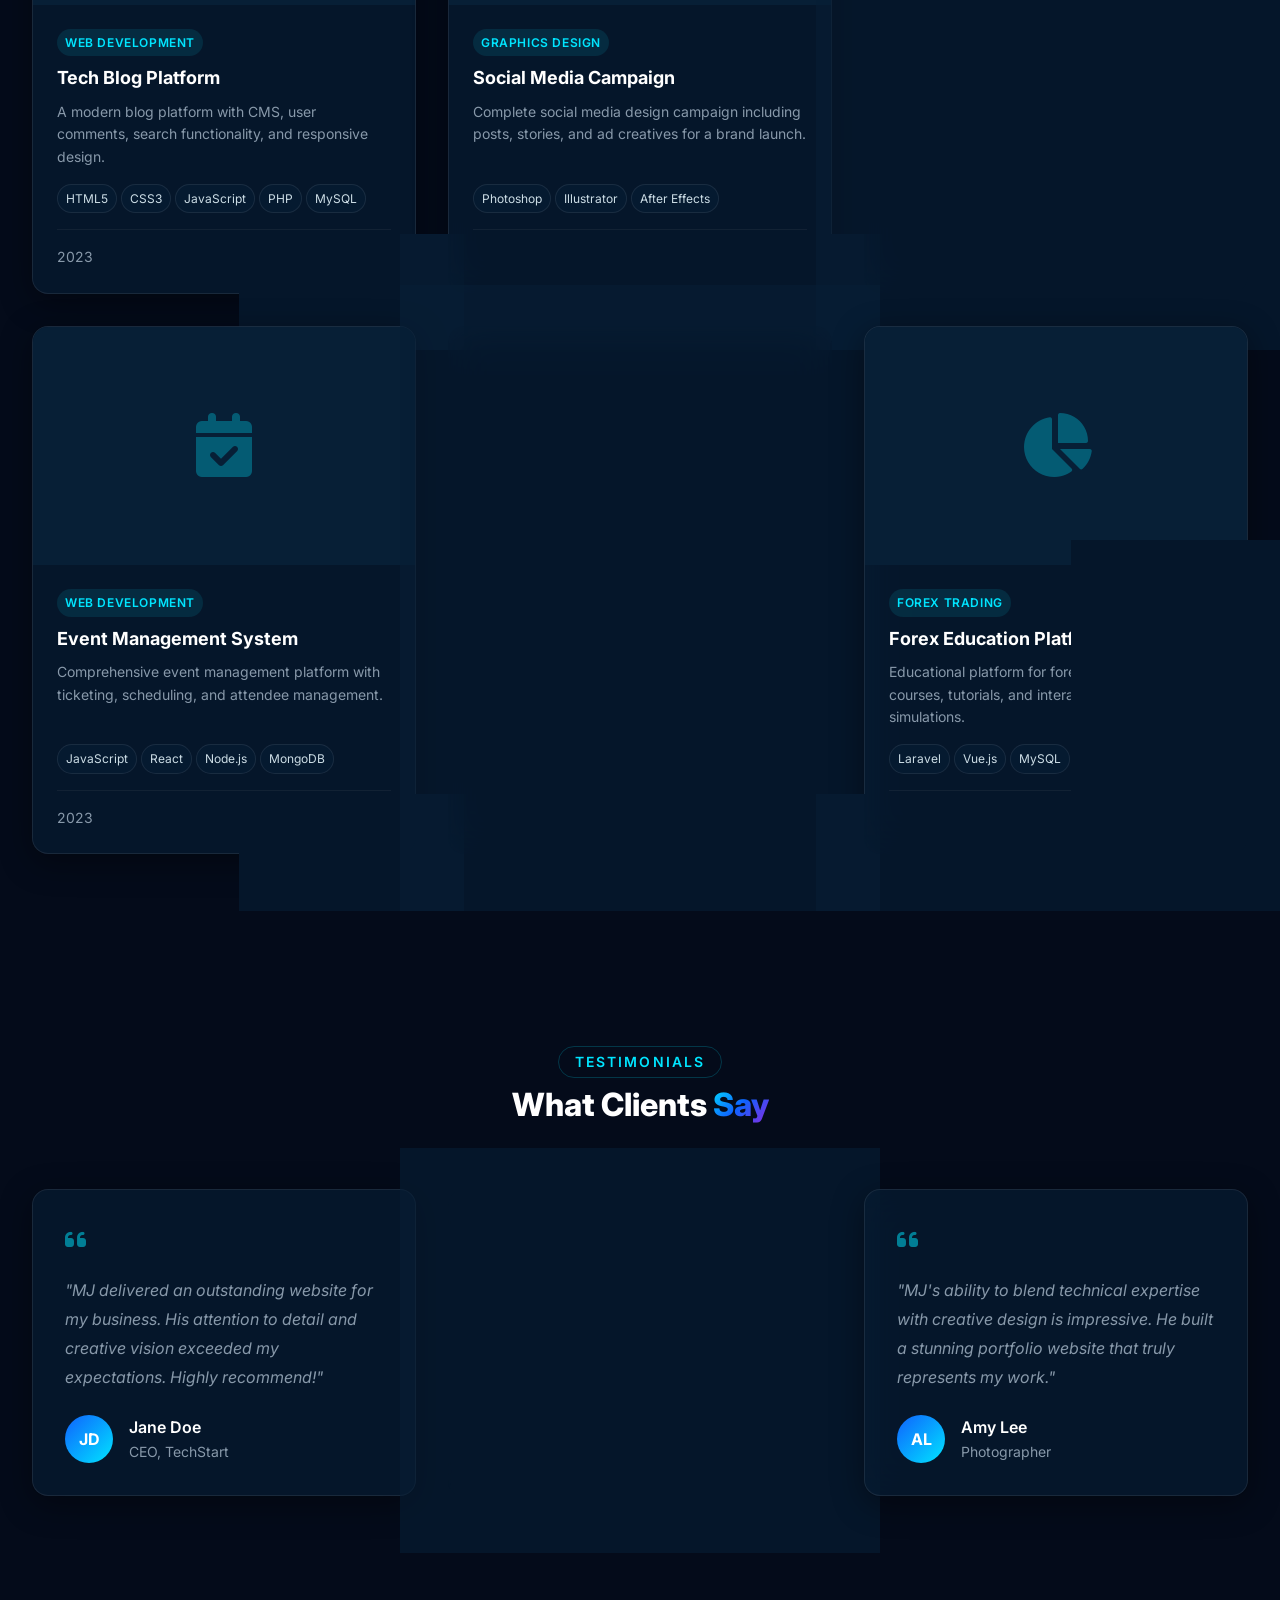
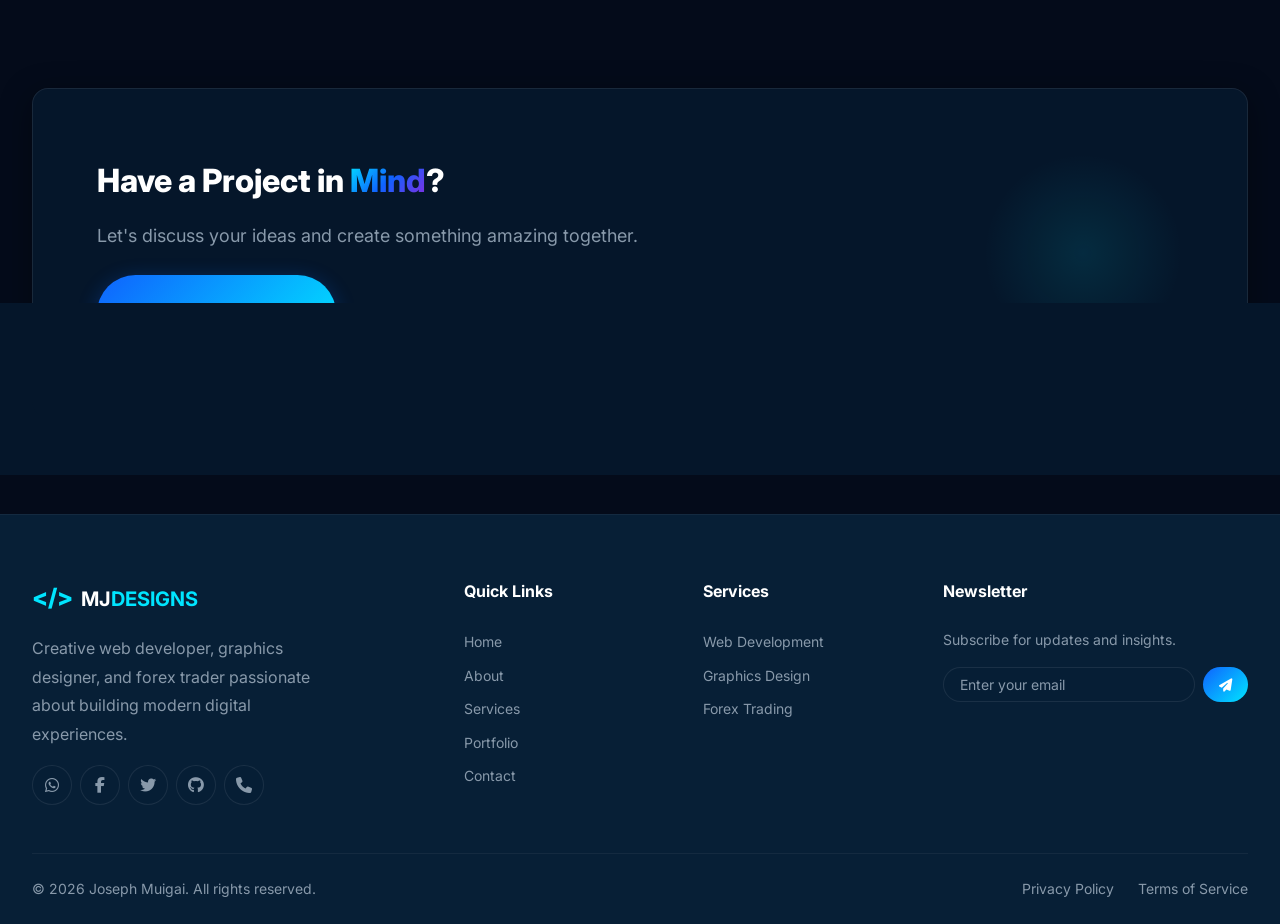
<file: portfolio.html>
<!DOCTYPE html>
<html lang="en">
<head>
    <meta charset="UTF-8" />
    <meta name="viewport" content="width=device-width, initial-scale=1.0" />
    <meta name="description" content="Portfolio of Joseph Muigai - Web Development, Graphics Design, and Forex Trading projects." />
    <title>Portfolio | Joseph Muigai</title>

    <!-- Font Awesome Icons -->
    <link rel="stylesheet" href="https://cdnjs.cloudflare.com/ajax/libs/font-awesome/6.5.0/css/all.min.css" />
    <!-- Google Fonts -->
    <link href="https://fonts.googleapis.com/css2?family=Inter:wght@300;400;500;600;700;800;900&display=swap" rel="stylesheet" />
    <!-- Main Stylesheet -->
    <link rel="stylesheet" href="styles.css" />
</head>
<body>
    <!-- ==================== LOADING SCREEN ==================== -->
    <div id="loader" class="loader">
        <div class="loader-content">
            <div class="loader-spinner"></div>
            <div class="loader-text">Loading<span class="loader-dots">...</span></div>
        </div>
    </div>

    <!-- ==================== MOUSE GLOW ==================== -->
    <div id="mouse-glow" class="mouse-glow"></div>
    <div id="mouse-trail" class="mouse-trail"></div>

    <!-- ==================== NAVIGATION ==================== -->
    <nav id="navbar" class="navbar glass">
        <div class="container nav-container">
            <a href="index.html" class="logo">
                <span class="logo-icon">&lt;/&gt;</span>
                <span class="logo-text">MJ<span class="logo-highlight">DESIGNS</span></span>
            </a>

            <button class="nav-toggle" id="nav-toggle" aria-label="Toggle navigation">
                <span class="hamburger"></span>
                <span class="hamburger"></span>
                <span class="hamburger"></span>
            </button>

            <ul class="nav-links" id="nav-links">
                <li><a href="index.html">Home</a></li>
                <li><a href="about.html">About</a></li>
                <li><a href="services.html">Services</a></li>
                <li><a href="portfolio.html" class="active">Portfolio</a></li>
                <li><a href="contact.html">Contact</a></li>
            </ul>
        </div>
    </nav>

    <!-- ==================== BRAND SLOGAN SCROLLER ==================== -->
    <section class="slogan-scroller">
        <div class="slogan-track">
            <span class="slogan-item">✦ Crafting Digital Excellence</span>
            <span class="slogan-item">✦ Innovative Web Solutions</span>
            <span class="slogan-item">✦ Creative Graphic Design</span>
            <span class="slogan-item">✦ Strategic Forex Trading</span>
            <span class="slogan-item">✦ Building Tomorrow's Websites</span>
            <span class="slogan-item">✦ Design. Develop. Deliver.</span>
            <span class="slogan-item">✦ Transforming Ideas into Reality</span>
            <span class="slogan-item">✦ Code. Create. Innovate.</span>
            <!-- Duplicate for seamless loop -->
            <span class="slogan-item">✦ Crafting Digital Excellence</span>
            <span class="slogan-item">✦ Innovative Web Solutions</span>
            <span class="slogan-item">✦ Creative Graphic Design</span>
            <span class="slogan-item">✦ Strategic Forex Trading</span>
            <span class="slogan-item">✦ Building Tomorrow's Websites</span>
            <span class="slogan-item">✦ Design. Develop. Deliver.</span>
            <span class="slogan-item">✦ Transforming Ideas into Reality</span>
            <span class="slogan-item">✦ Code. Create. Innovate.</span>
        </div>
    </section>

    <!-- ==================== PORTFOLIO HERO ==================== -->
    <section class="page-hero portfolio-page-hero">
        <div class="page-hero-bg">
            <div class="gradient-orb orb-1"></div>
            <div class="gradient-orb orb-2"></div>
            <div class="gradient-orb orb-3"></div>
            <div class="grid-overlay"></div>
        </div>
        <div class="container page-hero-container">
            <div class="page-hero-content">
                <span class="section-tag">My Work</span>
                <h1 class="page-hero-title">Featured <span class="gradient-text">Projects</span></h1>
                <p class="page-hero-description">
                    A showcase of my best work across web development, design, and trading
                </p>
            </div>
        </div>
    </section>

    <!-- ==================== PORTFOLIO FILTERS ==================== -->
    <section class="section portfolio-filters-section">
        <div class="container">
            <div class="filter-container">
                <button class="filter-btn active" data-filter="all">All Projects</button>
                <button class="filter-btn" data-filter="web">Web Development</button>
                <button class="filter-btn" data-filter="design">Graphics Design</button>
                <button class="filter-btn" data-filter="forex">Forex Trading</button>
            </div>
        </div>
    </section>

    <!-- ==================== PORTFOLIO GRID ==================== -->
    <section class="section portfolio-grid-section">
        <div class="container">
            <div class="portfolio-masonry">
                <!-- Project 1 - Web Development -->
                <div class="portfolio-card glass" data-category="web">
                    <div class="portfolio-card-image">
                        <div class="portfolio-card-placeholder">
                            <i class="fas fa-shopping-cart"></i>
                        </div>
                        <div class="portfolio-card-overlay">
                            <div class="portfolio-card-actions">
                                <a href="#" class="portfolio-card-link" title="View Project">
                                    <i class="fas fa-external-link-alt"></i>
                                </a>
                                <a href="#" class="portfolio-card-link" title="View Details">
                                    <i class="fas fa-info-circle"></i>
                                </a>
                            </div>
                        </div>
                    </div>
                    <div class="portfolio-card-content">
                        <span class="portfolio-card-tag">Web Development</span>
                        <h3 class="portfolio-card-title">E-Commerce Platform</h3>
                        <p class="portfolio-card-description">
                            A fully responsive e-commerce platform with payment integration, user authentication, and admin dashboard.
                        </p>
                        <div class="portfolio-card-tech">
                            <span>HTML5</span>
                            <span>CSS3</span>
                            <span>JavaScript</span>
                            <span>PHP</span>
                            <span>MySQL</span>
                        </div>
                        <div class="portfolio-card-footer">
                            <span class="portfolio-card-date">2024</span>
                            <a href="#" class="portfolio-card-demo">Live Demo <i class="fas fa-arrow-right"></i></a>
                        </div>
                    </div>
                </div>

                <!-- Project 2 - Graphics Design -->
                <div class="portfolio-card glass" data-category="design">
                    <div class="portfolio-card-image">
                        <div class="portfolio-card-placeholder">
                            <i class="fas fa-palette"></i>
                        </div>
                        <div class="portfolio-card-overlay">
                            <div class="portfolio-card-actions">
                                <a href="#" class="portfolio-card-link" title="View Project">
                                    <i class="fas fa-external-link-alt"></i>
                                </a>
                                <a href="#" class="portfolio-card-link" title="View Details">
                                    <i class="fas fa-info-circle"></i>
                                </a>
                            </div>
                        </div>
                    </div>
                    <div class="portfolio-card-content">
                        <span class="portfolio-card-tag">Graphics Design</span>
                        <h3 class="portfolio-card-title">Brand Identity Package</h3>
                        <p class="portfolio-card-description">
                            Complete brand identity design including logo, color palette, typography, and brand guidelines.
                        </p>
                        <div class="portfolio-card-tech">
                            <span>Adobe Photoshop</span>
                            <span>Illustrator</span>
                            <span>Figma</span>
                        </div>
                        <div class="portfolio-card-footer">
                            <span class="portfolio-card-date">2024</span>
                            <a href="#" class="portfolio-card-demo">View Project <i class="fas fa-arrow-right"></i></a>
                        </div>
                    </div>
                </div>

                <!-- Project 3 - Forex Trading -->
                <div class="portfolio-card glass" data-category="forex">
                    <div class="portfolio-card-image">
                        <div class="portfolio-card-placeholder">
                            <i class="fas fa-chart-line"></i>
                        </div>
                        <div class="portfolio-card-overlay">
                            <div class="portfolio-card-actions">
                                <a href="#" class="portfolio-card-link" title="View Project">
                                    <i class="fas fa-external-link-alt"></i>
                                </a>
                                <a href="#" class="portfolio-card-link" title="View Details">
                                    <i class="fas fa-info-circle"></i>
                                </a>
                            </div>
                        </div>
                    </div>
                    <div class="portfolio-card-content">
                        <span class="portfolio-card-tag">Forex Trading</span>
                        <h3 class="portfolio-card-title">Trading Dashboard</h3>
                        <p class="portfolio-card-description">
                            Interactive trading dashboard with real-time data visualization, technical indicators, and trade tracking.
                        </p>
                        <div class="portfolio-card-tech">
                            <span>React</span>
                            <span>D3.js</span>
                            <span>WebSocket</span>
                            <span>Node.js</span>
                        </div>
                        <div class="portfolio-card-footer">
                            <span class="portfolio-card-date">2024</span>
                            <a href="#" class="portfolio-card-demo">Live Demo <i class="fas fa-arrow-right"></i></a>
                        </div>
                    </div>
                </div>

                <!-- Project 4 - Web Development -->
                <div class="portfolio-card glass" data-category="web">
                    <div class="portfolio-card-image">
                        <div class="portfolio-card-placeholder">
                            <i class="fas fa-blog"></i>
                        </div>
                        <div class="portfolio-card-overlay">
                            <div class="portfolio-card-actions">
                                <a href="#" class="portfolio-card-link" title="View Project">
                                    <i class="fas fa-external-link-alt"></i>
                                </a>
                                <a href="#" class="portfolio-card-link" title="View Details">
                                    <i class="fas fa-info-circle"></i>
                                </a>
                            </div>
                        </div>
                    </div>
                    <div class="portfolio-card-content">
                        <span class="portfolio-card-tag">Web Development</span>
                        <h3 class="portfolio-card-title">Tech Blog Platform</h3>
                        <p class="portfolio-card-description">
                            A modern blog platform with CMS, user comments, search functionality, and responsive design.
                        </p>
                        <div class="portfolio-card-tech">
                            <span>HTML5</span>
                            <span>CSS3</span>
                            <span>JavaScript</span>
                            <span>PHP</span>
                            <span>MySQL</span>
                        </div>
                        <div class="portfolio-card-footer">
                            <span class="portfolio-card-date">2023</span>
                            <a href="#" class="portfolio-card-demo">Live Demo <i class="fas fa-arrow-right"></i></a>
                        </div>
                    </div>
                </div>

                <!-- Project 5 - Graphics Design -->
                <div class="portfolio-card glass" data-category="design">
                    <div class="portfolio-card-image">
                        <div class="portfolio-card-placeholder">
                            <i class="fas fa-icons"></i>
                        </div>
                        <div class="portfolio-card-overlay">
                            <div class="portfolio-card-actions">
                                <a href="#" class="portfolio-card-link" title="View Project">
                                    <i class="fas fa-external-link-alt"></i>
                                </a>
                                <a href="#" class="portfolio-card-link" title="View Details">
                                    <i class="fas fa-info-circle"></i>
                                </a>
                            </div>
                        </div>
                    </div>
                    <div class="portfolio-card-content">
                        <span class="portfolio-card-tag">Graphics Design</span>
                        <h3 class="portfolio-card-title">Social Media Campaign</h3>
                        <p class="portfolio-card-description">
                            Complete social media design campaign including posts, stories, and ad creatives for a brand launch.
                        </p>
                        <div class="portfolio-card-tech">
                            <span>Photoshop</span>
                            <span>Illustrator</span>
                            <span>After Effects</span>
                        </div>
                        <div class="portfolio-card-footer">
                            <span class="portfolio-card-date">2023</span>
                            <a href="#" class="portfolio-card-demo">View Project <i class="fas fa-arrow-right"></i></a>
                        </div>
                    </div>
                </div>

                <!-- Project 6 - Forex Trading -->
                <div class="portfolio-card glass" data-category="forex">
                    <div class="portfolio-card-image">
                        <div class="portfolio-card-placeholder">
                            <i class="fas fa-robot"></i>
                        </div>
                        <div class="portfolio-card-overlay">
                            <div class="portfolio-card-actions">
                                <a href="#" class="portfolio-card-link" title="View Project">
                                    <i class="fas fa-external-link-alt"></i>
                                </a>
                                <a href="#" class="portfolio-card-link" title="View Details">
                                    <i class="fas fa-info-circle"></i>
                                </a>
                            </div>
                        </div>
                    </div>
                    <div class="portfolio-card-content">
                        <span class="portfolio-card-tag">Forex Trading</span>
                        <h3 class="portfolio-card-title">Trading Bot System</h3>
                        <p class="portfolio-card-description">
                            Automated trading bot with backtesting, strategy optimization, and real-time market analysis.
                        </p>
                        <div class="portfolio-card-tech">
                            <span>Python</span>
                            <span>Pandas</span>
                            <span>MetaTrader</span>
                            <span>SQLite</span>
                        </div>
                        <div class="portfolio-card-footer">
                            <span class="portfolio-card-date">2023</span>
                            <a href="#" class="portfolio-card-demo">View Project <i class="fas fa-arrow-right"></i></a>
                        </div>
                    </div>
                </div>

                <!-- Project 7 - Web Development -->
                <div class="portfolio-card glass" data-category="web">
                    <div class="portfolio-card-image">
                        <div class="portfolio-card-placeholder">
                            <i class="fas fa-calendar-check"></i>
                        </div>
                        <div class="portfolio-card-overlay">
                            <div class="portfolio-card-actions">
                                <a href="#" class="portfolio-card-link" title="View Project">
                                    <i class="fas fa-external-link-alt"></i>
                                </a>
                                <a href="#" class="portfolio-card-link" title="View Details">
                                    <i class="fas fa-info-circle"></i>
                                </a>
                            </div>
                        </div>
                    </div>
                    <div class="portfolio-card-content">
                        <span class="portfolio-card-tag">Web Development</span>
                        <h3 class="portfolio-card-title">Event Management System</h3>
                        <p class="portfolio-card-description">
                            Comprehensive event management platform with ticketing, scheduling, and attendee management.
                        </p>
                        <div class="portfolio-card-tech">
                            <span>JavaScript</span>
                            <span>React</span>
                            <span>Node.js</span>
                            <span>MongoDB</span>
                        </div>
                        <div class="portfolio-card-footer">
                            <span class="portfolio-card-date">2023</span>
                            <a href="#" class="portfolio-card-demo">Live Demo <i class="fas fa-arrow-right"></i></a>
                        </div>
                    </div>
                </div>

                <!-- Project 8 - Graphics Design -->
                <div class="portfolio-card glass" data-category="design">
                    <div class="portfolio-card-image">
                        <div class="portfolio-card-placeholder">
                            <i class="fas fa-image"></i>
                        </div>
                        <div class="portfolio-card-overlay">
                            <div class="portfolio-card-actions">
                                <a href="#" class="portfolio-card-link" title="View Project">
                                    <i class="fas fa-external-link-alt"></i>
                                </a>
                                <a href="#" class="portfolio-card-link" title="View Details">
                                    <i class="fas fa-info-circle"></i>
                                </a>
                            </div>
                        </div>
                    </div>
                    <div class="portfolio-card-content">
                        <span class="portfolio-card-tag">Graphics Design</span>
                        <h3 class="portfolio-card-title">Photography Portfolio</h3>
                        <p class="portfolio-card-description">
                            Professional photography portfolio design with gallery, booking system, and client management.
                        </p>
                        <div class="portfolio-card-tech">
                            <span>Photoshop</span>
                            <span>Lightroom</span>
                            <span>Figma</span>
                        </div>
                        <div class="portfolio-card-footer">
                            <span class="portfolio-card-date">2023</span>
                            <a href="#" class="portfolio-card-demo">View Project <i class="fas fa-arrow-right"></i></a>
                        </div>
                    </div>
                </div>

                <!-- Project 9 - Forex Trading -->
                <div class="portfolio-card glass" data-category="forex">
                    <div class="portfolio-card-image">
                        <div class="portfolio-card-placeholder">
                            <i class="fas fa-chart-pie"></i>
                        </div>
                        <div class="portfolio-card-overlay">
                            <div class="portfolio-card-actions">
                                <a href="#" class="portfolio-card-link" title="View Project">
                                    <i class="fas fa-external-link-alt"></i>
                                </a>
                                <a href="#" class="portfolio-card-link" title="View Details">
                                    <i class="fas fa-info-circle"></i>
                                </a>
                            </div>
                        </div>
                    </div>
                    <div class="portfolio-card-content">
                        <span class="portfolio-card-tag">Forex Trading</span>
                        <h3 class="portfolio-card-title">Forex Education Platform</h3>
                        <p class="portfolio-card-description">
                            Educational platform for forex traders with courses, tutorials, and interactive trading simulations.
                        </p>
                        <div class="portfolio-card-tech">
                            <span>Laravel</span>
                            <span>Vue.js</span>
                            <span>MySQL</span>
                            <span>Redis</span>
                        </div>
                        <div class="portfolio-card-footer">
                            <span class="portfolio-card-date">2023</span>
                            <a href="#" class="portfolio-card-demo">Live Demo <i class="fas fa-arrow-right"></i></a>
                        </div>
                    </div>
                </div>
            </div>

            <!-- No results message -->
            <div class="portfolio-no-results" style="display: none;">
                <i class="fas fa-search"></i>
                <h3>No projects found</h3>
                <p>Try selecting a different category</p>
            </div>
        </div>
    </section>

    <!-- ==================== TESTIMONIALS ==================== -->
    <section class="section testimonials">
        <div class="container">
            <div class="section-header text-center">
                <span class="section-tag">Testimonials</span>
                <h2 class="section-title">What Clients <span class="gradient-text">Say</span></h2>
            </div>
            <div class="testimonials-grid">
                <div class="testimonial-card glass">
                    <div class="testimonial-quote">
                        <i class="fas fa-quote-left"></i>
                    </div>
                    <p class="testimonial-text">
                        "MJ delivered an outstanding website for my business. His attention to detail and
                        creative vision exceeded my expectations. Highly recommend!"
                    </p>
                    <div class="testimonial-author">
                        <div class="author-avatar">JD</div>
                        <div class="author-info">
                            <h4 class="author-name">Jane Doe</h4>
                            <p class="author-title">CEO, TechStart</p>
                        </div>
                    </div>
                </div>
                <div class="testimonial-card glass">
                    <div class="testimonial-quote">
                        <i class="fas fa-quote-left"></i>
                    </div>
                    <p class="testimonial-text">
                        "Working with MJ was a game-changer for our brand. His design skills and
                        professional approach made the entire process seamless and enjoyable."
                    </p>
                    <div class="testimonial-author">
                        <div class="author-avatar">MS</div>
                        <div class="author-info">
                            <h4 class="author-name">Mike Smith</h4>
                            <p class="author-title">Founder, CreativeLab</p>
                        </div>
                    </div>
                </div>
                <div class="testimonial-card glass">
                    <div class="testimonial-quote">
                        <i class="fas fa-quote-left"></i>
                    </div>
                    <p class="testimonial-text">
                        "MJ's ability to blend technical expertise with creative design is impressive.
                        He built a stunning portfolio website that truly represents my work."
                    </p>
                    <div class="testimonial-author">
                        <div class="author-avatar">AL</div>
                        <div class="author-info">
                            <h4 class="author-name">Amy Lee</h4>
                            <p class="author-title">Photographer</p>
                        </div>
                    </div>
                </div>
            </div>
        </div>
    </section>

    <!-- ==================== CONTACT CTA ==================== -->
    <section class="section contact-cta">
        <div class="container">
            <div class="cta-wrapper glass">
                <div class="cta-content">
                    <h2 class="cta-title">Have a Project in <span class="gradient-text">Mind</span>?</h2>
                    <p class="cta-description">
                        Let's discuss your ideas and create something amazing together.
                    </p>
                    <a href="contact.html" class="btn btn-primary btn-large">
                        <span>Start a Project</span>
                        <i class="fas fa-paper-plane"></i>
                    </a>
                </div>
                <div class="cta-orb">
                    <div class="cta-orb-inner"></div>
                </div>
            </div>
        </div>
    </section>

    <!-- ==================== FOOTER ==================== -->
    <footer id="footer" class="footer">
        <div class="container">
            <div class="footer-grid">
                <div class="footer-brand">
                    <a href="index.html" class="footer-logo">
                        <span class="logo-icon">&lt;/&gt;</span>
                        <span class="logo-text">MJ<span class="logo-highlight">DESIGNS</span></span>
                    </a>
                    <p class="footer-description">
                        Creative web developer, graphics designer, and forex trader
                        passionate about building modern digital experiences.
                    </p>
                    <div class="footer-social">
                        <a href="https://wa.me/254795761885" aria-label="WhatsApp"><i class="fab fa-whatsapp"></i></a>
                        <a href="https://facebook.com/profile.php?id=61576982536310" aria-label="Facebook"><i class="fab fa-facebook-f"></i></a>
                        <a href="https://twitter.com/johnkiharu" aria-label="Twitter"><i class="fab fa-twitter"></i></a>
                        <a href="https://github.com/johnkiharu" aria-label="GitHub"><i class="fab fa-github"></i></a>
                        <a href="tel:+254795761885" aria-label="Phone"><i class="fas fa-phone"></i></a>
                    </div>
                </div>

                <div class="footer-links">
                    <h4 class="footer-heading">Quick Links</h4>
                    <ul>
                        <li><a href="index.html">Home</a></li>
                        <li><a href="about.html">About</a></li>
                        <li><a href="services.html">Services</a></li>
                        <li><a href="portfolio.html">Portfolio</a></li>
                        <li><a href="contact.html">Contact</a></li>
                    </ul>
                </div>

                <div class="footer-links">
                    <h4 class="footer-heading">Services</h4>
                    <ul>
                        <li><a href="services.html">Web Development</a></li>
                        <li><a href="services.html">Graphics Design</a></li>
                        <li><a href="services.html">Forex Trading</a></li>
                    </ul>
                </div>

                <div class="footer-newsletter">
                    <h4 class="footer-heading">Newsletter</h4>
                    <p class="footer-newsletter-text">
                        Subscribe for updates and insights.
                    </p>
                    <form class="newsletter-form" id="newsletter-form">
                        <input type="email" placeholder="Enter your email" required />
                        <button type="submit">
                            <i class="fas fa-paper-plane"></i>
                        </button>
                    </form>
                </div>
            </div>

            <div class="footer-bottom">
                <p class="footer-copyright">
                    &copy; <span id="current-year">2026</span> Joseph Muigai. All rights reserved.
                </p>
                <div class="footer-bottom-links">
                    <a href="privacy.html">Privacy Policy</a>
                    <a href="terms.html">Terms of Service</a>
                </div>
            </div>
        </div>
    </footer>

    <!-- ==================== SCRIPTS ==================== -->
    <script src="scripts.js"></script>
</body>
</html>
</file>
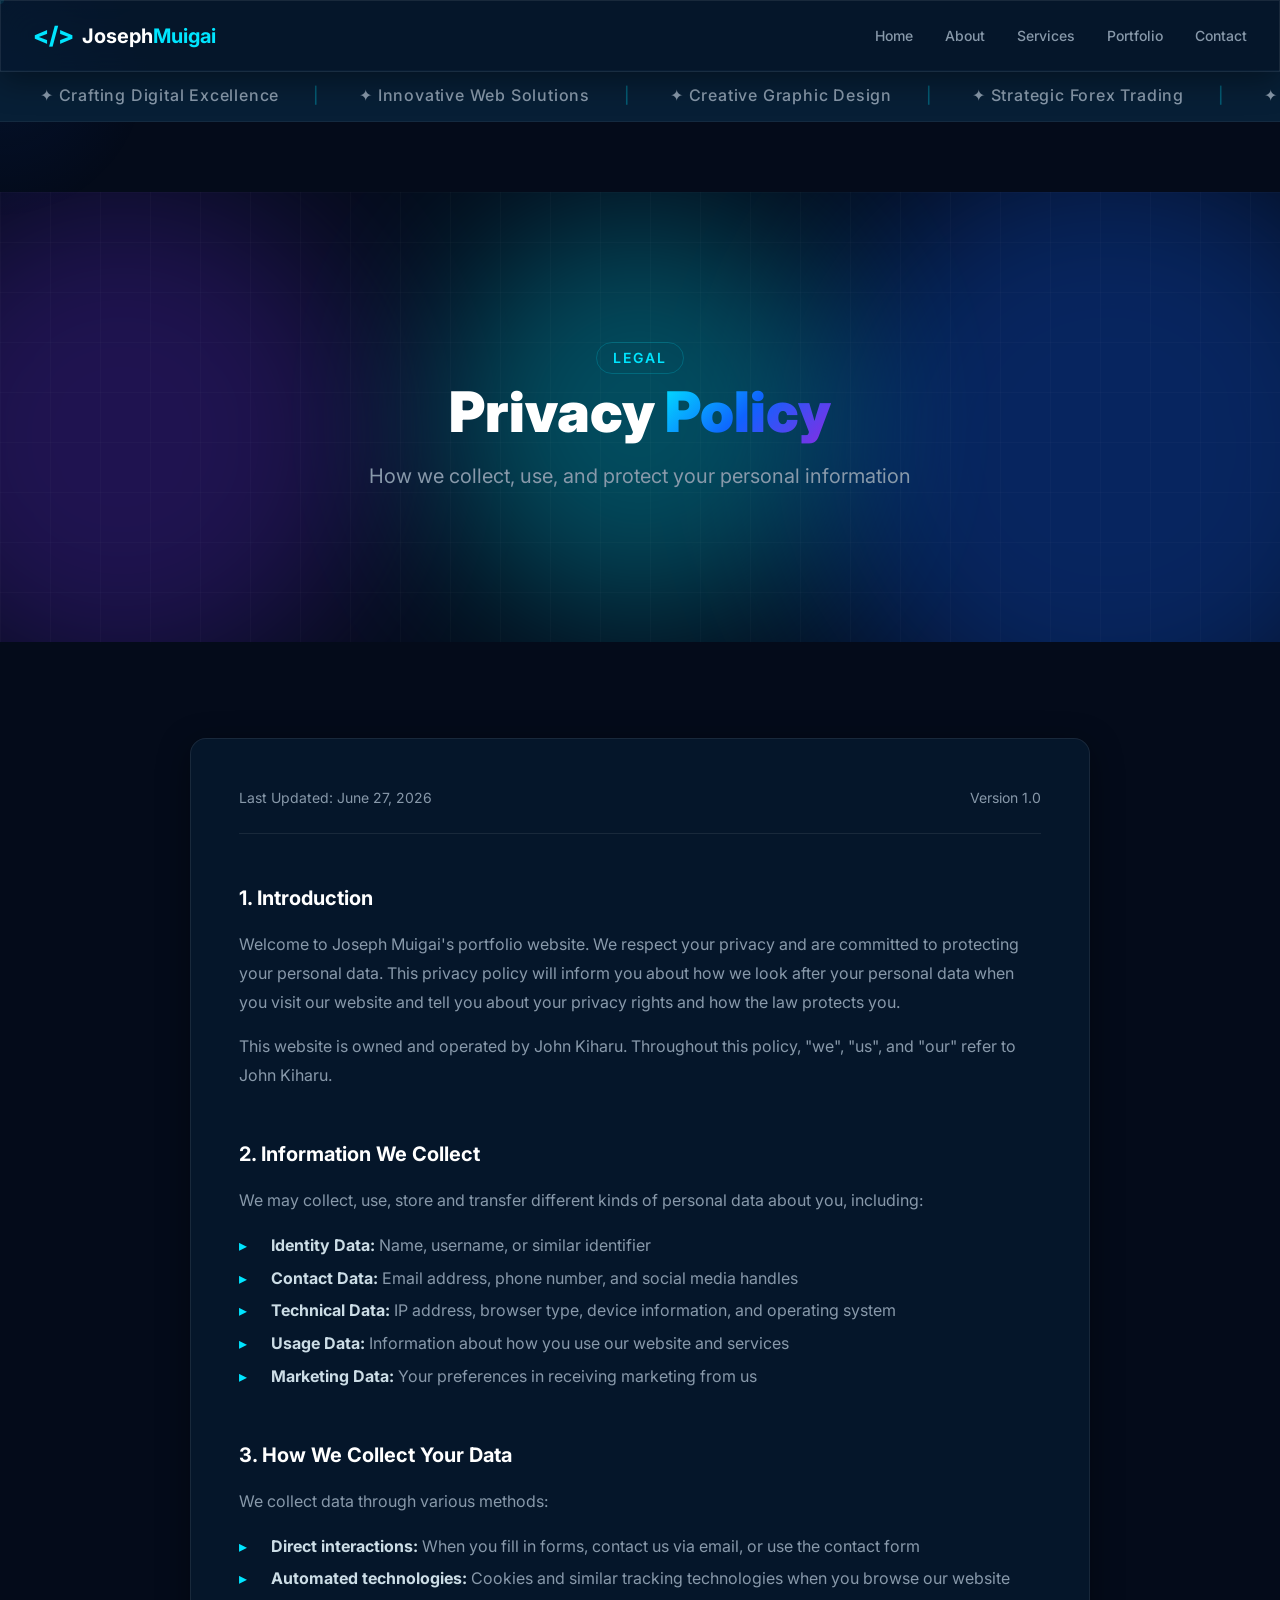
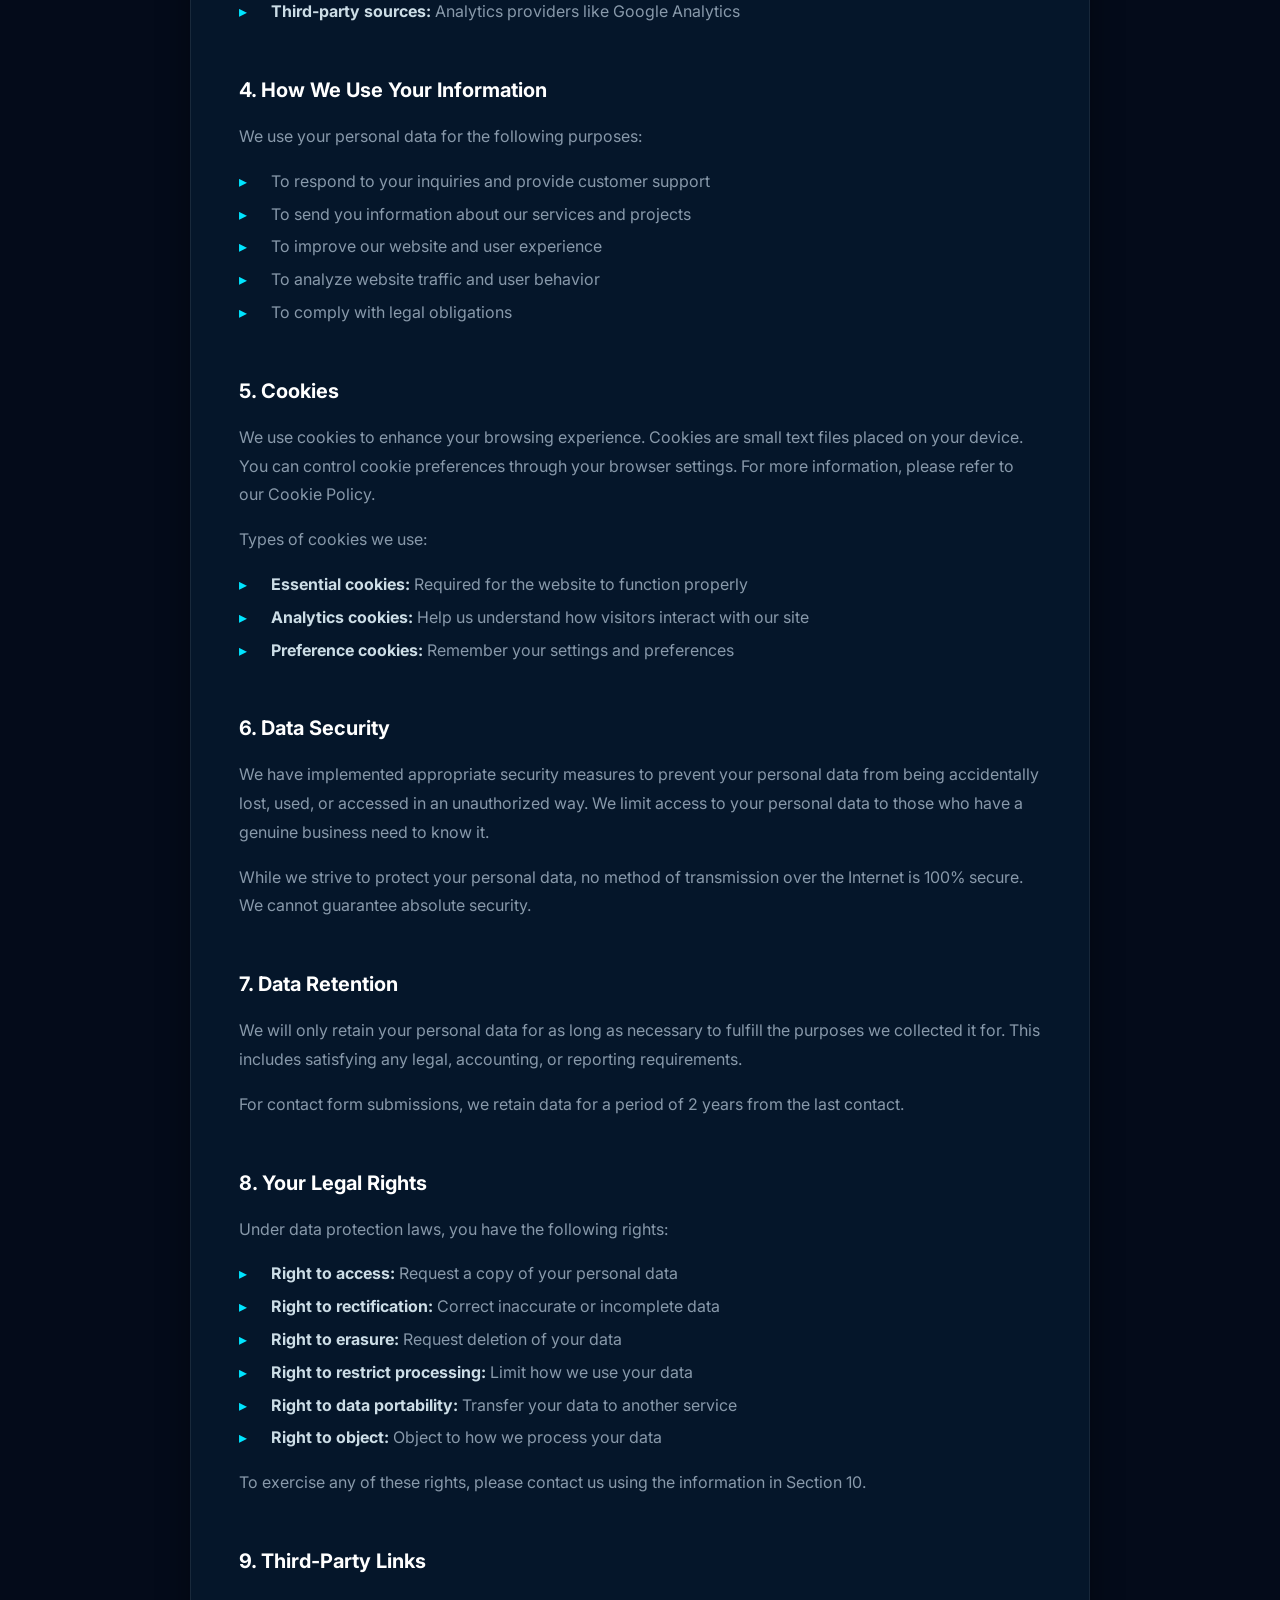
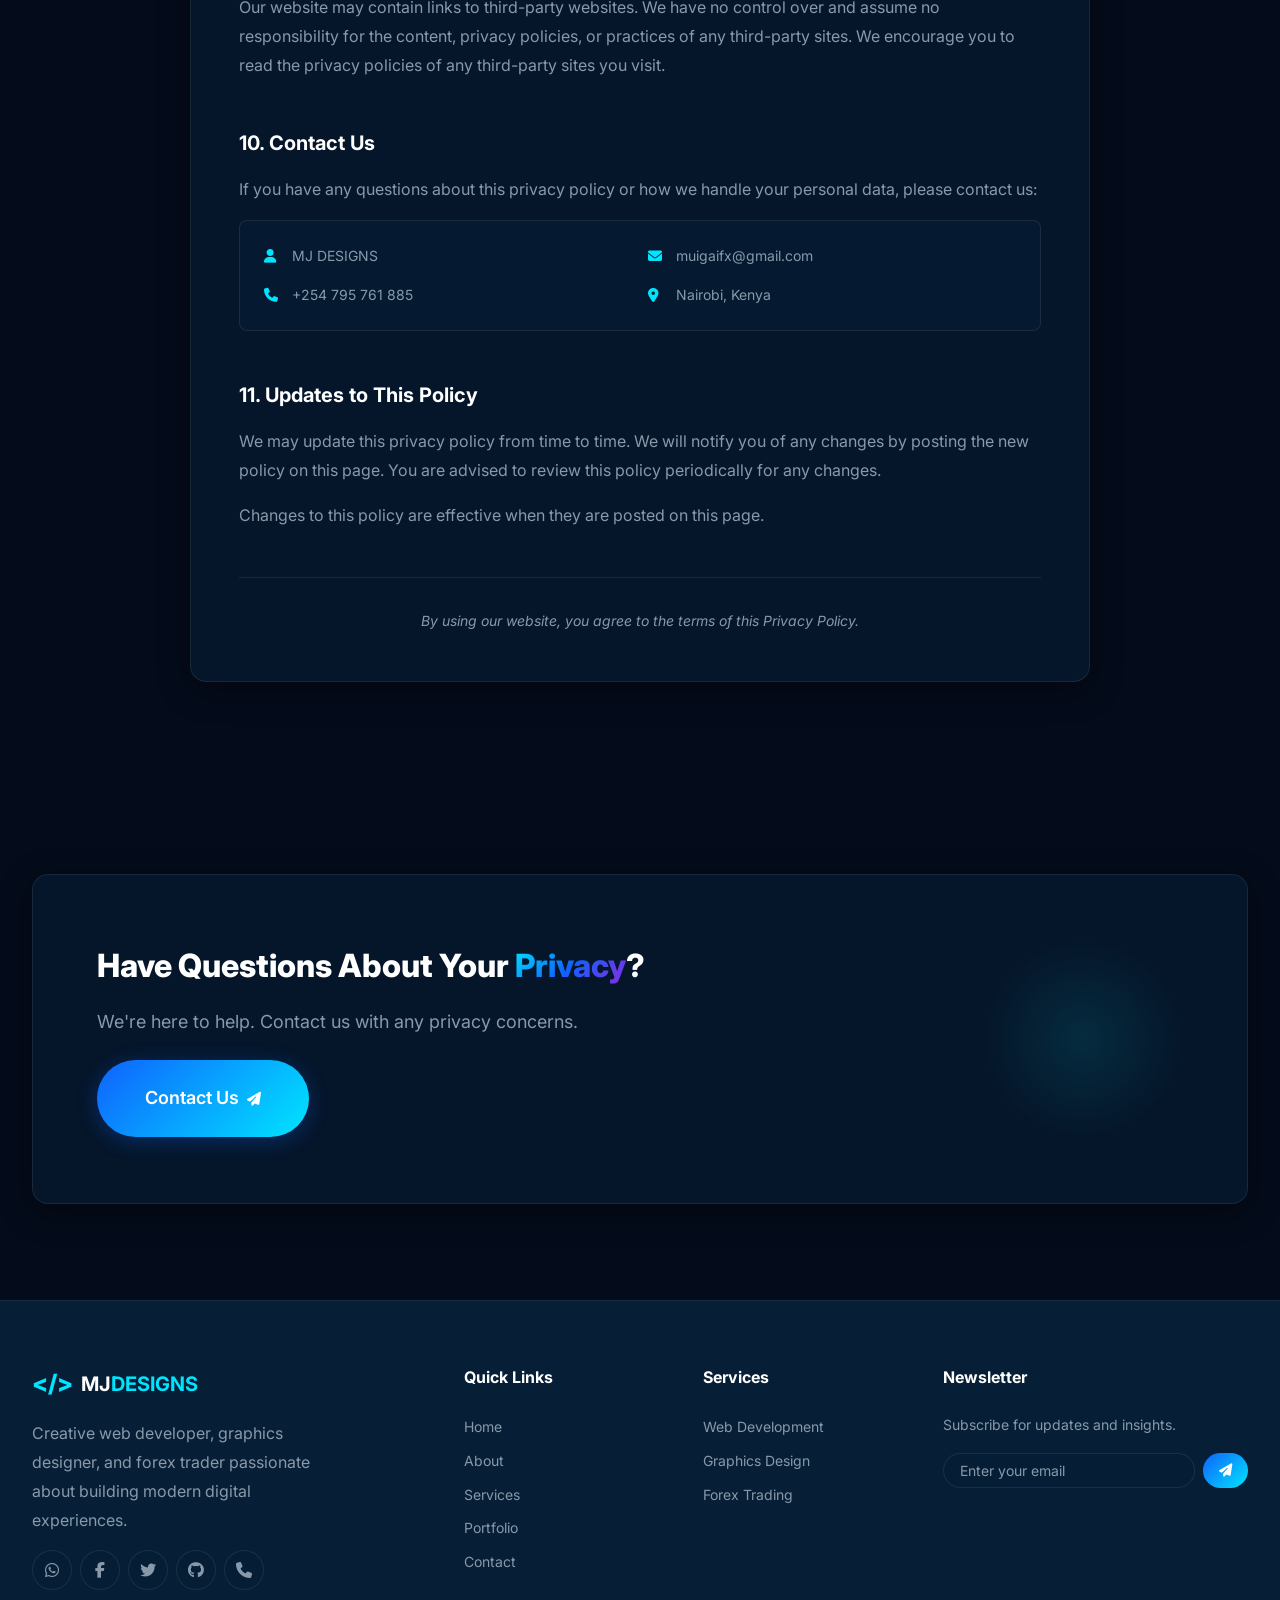
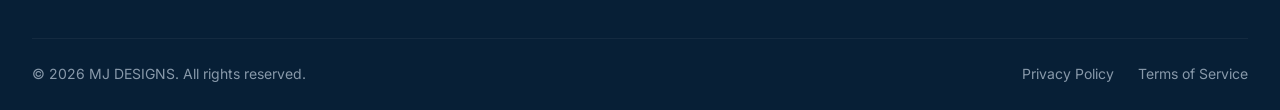
<file: privacy.html>
<!DOCTYPE html>
<html lang="en">
<head>
    <meta charset="UTF-8" />
    <meta name="viewport" content="width=device-width, initial-scale=1.0" />
    <meta name="description" content="Privacy Policy for Joseph Muigai - Web Developer, Graphics Designer & Forex Trader" />
    <title>Privacy Policy | Joseph Muigai</title>

    <!-- Font Awesome Icons -->
    <link rel="stylesheet" href="https://cdnjs.cloudflare.com/ajax/libs/font-awesome/6.5.0/css/all.min.css" />
    <!-- Google Fonts -->
    <link href="https://fonts.googleapis.com/css2?family=Inter:wght@300;400;500;600;700;800;900&display=swap" rel="stylesheet" />
    <!-- Main Stylesheet -->
    <link rel="stylesheet" href="styles.css" />
</head>
<body>
    <!-- ==================== LOADING SCREEN ==================== -->
    <div id="loader" class="loader">
        <div class="loader-content">
            <div class="loader-spinner"></div>
            <div class="loader-text">Loading<span class="loader-dots">...</span></div>
        </div>
    </div>

    <!-- ==================== MOUSE GLOW ==================== -->
    <div id="mouse-glow" class="mouse-glow"></div>
    <div id="mouse-trail" class="mouse-trail"></div>

    <!-- ==================== NAVIGATION ==================== -->
    <nav id="navbar" class="navbar glass">
        <div class="container nav-container">
            <a href="index.html" class="logo">
                <span class="logo-icon">&lt;/&gt;</span>
                <span class="logo-text">Joseph<span class="logo-highlight">Muigai</span></span>
            </a>

            <button class="nav-toggle" id="nav-toggle" aria-label="Toggle navigation">
                <span class="hamburger"></span>
                <span class="hamburger"></span>
                <span class="hamburger"></span>
            </button>

            <ul class="nav-links" id="nav-links">
                <li><a href="index.html">Home</a></li>
                <li><a href="about.html">About</a></li>
                <li><a href="services.html">Services</a></li>
                <li><a href="portfolio.html">Portfolio</a></li>
                <li><a href="contact.html">Contact</a></li>
            </ul>
        </div>
    </nav>

    <!-- ==================== BRAND SLOGAN SCROLLER ==================== -->
    <section class="slogan-scroller">
        <div class="slogan-track">
            <span class="slogan-item">✦ Crafting Digital Excellence</span>
            <span class="slogan-item">✦ Innovative Web Solutions</span>
            <span class="slogan-item">✦ Creative Graphic Design</span>
            <span class="slogan-item">✦ Strategic Forex Trading</span>
            <span class="slogan-item">✦ Building Tomorrow's Websites</span>
            <span class="slogan-item">✦ Design. Develop. Deliver.</span>
            <span class="slogan-item">✦ Transforming Ideas into Reality</span>
            <span class="slogan-item">✦ Code. Create. Innovate.</span>
            <!-- Duplicate for seamless loop -->
            <span class="slogan-item">✦ Crafting Digital Excellence</span>
            <span class="slogan-item">✦ Innovative Web Solutions</span>
            <span class="slogan-item">✦ Creative Graphic Design</span>
            <span class="slogan-item">✦ Strategic Forex Trading</span>
            <span class="slogan-item">✦ Building Tomorrow's Websites</span>
            <span class="slogan-item">✦ Design. Develop. Deliver.</span>
            <span class="slogan-item">✦ Transforming Ideas into Reality</span>
            <span class="slogan-item">✦ Code. Create. Innovate.</span>
        </div>
    </section>

    <!-- ==================== PAGE HERO ==================== -->
    <section class="page-hero privacy-hero">
        <div class="page-hero-bg">
            <div class="gradient-orb orb-1"></div>
            <div class="gradient-orb orb-2"></div>
            <div class="gradient-orb orb-3"></div>
            <div class="grid-overlay"></div>
        </div>
        <div class="container page-hero-container">
            <div class="page-hero-content">
                <span class="section-tag">Legal</span>
                <h1 class="page-hero-title">Privacy <span class="gradient-text">Policy</span></h1>
                <p class="page-hero-description">
                    How we collect, use, and protect your personal information
                </p>
            </div>
        </div>
    </section>

    <!-- ==================== PRIVACY POLICY CONTENT ==================== -->
    <section class="section legal-content">
        <div class="container">
            <div class="legal-wrapper glass">
                <div class="legal-meta">
                    <span class="legal-date">Last Updated: June 27, 2026</span>
                    <span class="legal-version">Version 1.0</span>
                </div>

                <div class="legal-section">
                    <h2 class="legal-title">1. Introduction</h2>
                    <p class="legal-text">
                        Welcome to Joseph Muigai's portfolio website. We respect your privacy and are committed to protecting your personal data. This privacy policy will inform you about how we look after your personal data when you visit our website and tell you about your privacy rights and how the law protects you.
                    </p>
                    <p class="legal-text">
                        This website is owned and operated by John Kiharu. Throughout this policy, "we", "us", and "our" refer to John Kiharu.
                    </p>
                </div>

                <div class="legal-section">
                    <h2 class="legal-title">2. Information We Collect</h2>
                    <p class="legal-text">
                        We may collect, use, store and transfer different kinds of personal data about you, including:
                    </p>
                    <ul class="legal-list">
                        <li><strong>Identity Data:</strong> Name, username, or similar identifier</li>
                        <li><strong>Contact Data:</strong> Email address, phone number, and social media handles</li>
                        <li><strong>Technical Data:</strong> IP address, browser type, device information, and operating system</li>
                        <li><strong>Usage Data:</strong> Information about how you use our website and services</li>
                        <li><strong>Marketing Data:</strong> Your preferences in receiving marketing from us</li>
                    </ul>
                </div>

                <div class="legal-section">
                    <h2 class="legal-title">3. How We Collect Your Data</h2>
                    <p class="legal-text">
                        We collect data through various methods:
                    </p>
                    <ul class="legal-list">
                        <li><strong>Direct interactions:</strong> When you fill in forms, contact us via email, or use the contact form</li>
                        <li><strong>Automated technologies:</strong> Cookies and similar tracking technologies when you browse our website</li>
                        <li><strong>Third-party sources:</strong> Analytics providers like Google Analytics</li>
                    </ul>
                </div>

                <div class="legal-section">
                    <h2 class="legal-title">4. How We Use Your Information</h2>
                    <p class="legal-text">
                        We use your personal data for the following purposes:
                    </p>
                    <ul class="legal-list">
                        <li>To respond to your inquiries and provide customer support</li>
                        <li>To send you information about our services and projects</li>
                        <li>To improve our website and user experience</li>
                        <li>To analyze website traffic and user behavior</li>
                        <li>To comply with legal obligations</li>
                    </ul>
                </div>

                <div class="legal-section">
                    <h2 class="legal-title">5. Cookies</h2>
                    <p class="legal-text">
                        We use cookies to enhance your browsing experience. Cookies are small text files placed on your device. You can control cookie preferences through your browser settings. For more information, please refer to our Cookie Policy.
                    </p>
                    <p class="legal-text">
                        Types of cookies we use:
                    </p>
                    <ul class="legal-list">
                        <li><strong>Essential cookies:</strong> Required for the website to function properly</li>
                        <li><strong>Analytics cookies:</strong> Help us understand how visitors interact with our site</li>
                        <li><strong>Preference cookies:</strong> Remember your settings and preferences</li>
                    </ul>
                </div>

                <div class="legal-section">
                    <h2 class="legal-title">6. Data Security</h2>
                    <p class="legal-text">
                        We have implemented appropriate security measures to prevent your personal data from being accidentally lost, used, or accessed in an unauthorized way. We limit access to your personal data to those who have a genuine business need to know it.
                    </p>
                    <p class="legal-text">
                        While we strive to protect your personal data, no method of transmission over the Internet is 100% secure. We cannot guarantee absolute security.
                    </p>
                </div>

                <div class="legal-section">
                    <h2 class="legal-title">7. Data Retention</h2>
                    <p class="legal-text">
                        We will only retain your personal data for as long as necessary to fulfill the purposes we collected it for. This includes satisfying any legal, accounting, or reporting requirements.
                    </p>
                    <p class="legal-text">
                        For contact form submissions, we retain data for a period of 2 years from the last contact.
                    </p>
                </div>

                <div class="legal-section">
                    <h2 class="legal-title">8. Your Legal Rights</h2>
                    <p class="legal-text">
                        Under data protection laws, you have the following rights:
                    </p>
                    <ul class="legal-list">
                        <li><strong>Right to access:</strong> Request a copy of your personal data</li>
                        <li><strong>Right to rectification:</strong> Correct inaccurate or incomplete data</li>
                        <li><strong>Right to erasure:</strong> Request deletion of your data</li>
                        <li><strong>Right to restrict processing:</strong> Limit how we use your data</li>
                        <li><strong>Right to data portability:</strong> Transfer your data to another service</li>
                        <li><strong>Right to object:</strong> Object to how we process your data</li>
                    </ul>
                    <p class="legal-text">
                        To exercise any of these rights, please contact us using the information in Section 10.
                    </p>
                </div>

                <div class="legal-section">
                    <h2 class="legal-title">9. Third-Party Links</h2>
                    <p class="legal-text">
                        Our website may contain links to third-party websites. We have no control over and assume no responsibility for the content, privacy policies, or practices of any third-party sites. We encourage you to read the privacy policies of any third-party sites you visit.
                    </p>
                </div>

                <div class="legal-section">
                    <h2 class="legal-title">10. Contact Us</h2>
                    <p class="legal-text">
                        If you have any questions about this privacy policy or how we handle your personal data, please contact us:
                    </p>
                    <div class="legal-contact">
                        <div class="legal-contact-item">
                            <i class="fas fa-user"></i>
                            <span>MJ DESIGNS</span>
                        </div>
                        <div class="legal-contact-item">
                            <i class="fas fa-envelope"></i>
                            <a href="mailto:muigaifx@gmail.com">muigaifx@gmail.com</a>
                        </div>
                        <div class="legal-contact-item">
                            <i class="fas fa-phone"></i>
                            <a href="tel:+254700000000">+254 795 761 885</a>
                        </div>
                        <div class="legal-contact-item">
                            <i class="fas fa-map-marker-alt"></i>
                            <span>Nairobi, Kenya</span>
                        </div>
                    </div>
                </div>

                <div class="legal-section">
                    <h2 class="legal-title">11. Updates to This Policy</h2>
                    <p class="legal-text">
                        We may update this privacy policy from time to time. We will notify you of any changes by posting the new policy on this page. You are advised to review this policy periodically for any changes.
                    </p>
                    <p class="legal-text">
                        Changes to this policy are effective when they are posted on this page.
                    </p>
                </div>

                <div class="legal-footer-note">
                    <p>By using our website, you agree to the terms of this Privacy Policy.</p>
                </div>
            </div>
        </div>
    </section>

    <!-- ==================== CONTACT CTA ==================== -->
    <section class="section contact-cta">
        <div class="container">
            <div class="cta-wrapper glass">
                <div class="cta-content">
                    <h2 class="cta-title">Have Questions About Your <span class="gradient-text">Privacy</span>?</h2>
                    <p class="cta-description">
                        We're here to help. Contact us with any privacy concerns.
                    </p>
                    <a href="contact.html" class="btn btn-primary btn-large">
                        <span>Contact Us</span>
                        <i class="fas fa-paper-plane"></i>
                    </a>
                </div>
                <div class="cta-orb">
                    <div class="cta-orb-inner"></div>
                </div>
            </div>
        </div>
    </section>

    <!-- ==================== FOOTER ==================== -->
    <footer id="footer" class="footer">
        <div class="container">
            <div class="footer-grid">
                <div class="footer-brand">
                    <a href="index.html" class="footer-logo">
                        <span class="logo-icon">&lt;/&gt;</span>
                        <span class="logo-text">MJ<span class="logo-highlight">DESIGNS</span></span>
                    </a>
                    <p class="footer-description">
                        Creative web developer, graphics designer, and forex trader
                        passionate about building modern digital experiences.
                    </p>
                    <div class="footer-social">
                        <a href="#" aria-label="WhatsApp"><i class="fab fa-whatsapp"></i></a>
                        <a href="#" aria-label="Facebook"><i class="fab fa-facebook-f"></i></a>
                        <a href="#" aria-label="Twitter"><i class="fab fa-twitter"></i></a>
                        <a href="#" aria-label="GitHub"><i class="fab fa-github"></i></a>
                        <a href="#" aria-label="Phone"><i class="fas fa-phone"></i></a>
                    </div>
                </div>

                <div class="footer-links">
                    <h4 class="footer-heading">Quick Links</h4>
                    <ul>
                        <li><a href="index.html">Home</a></li>
                        <li><a href="about.html">About</a></li>
                        <li><a href="services.html">Services</a></li>
                        <li><a href="portfolio.html">Portfolio</a></li>
                        <li><a href="contact.html">Contact</a></li>
                    </ul>
                </div>

                <div class="footer-links">
                    <h4 class="footer-heading">Services</h4>
                    <ul>
                        <li><a href="services.html">Web Development</a></li>
                        <li><a href="services.html">Graphics Design</a></li>
                        <li><a href="services.html">Forex Trading</a></li>
                    </ul>
                </div>

                <div class="footer-newsletter">
                    <h4 class="footer-heading">Newsletter</h4>
                    <p class="footer-newsletter-text">
                        Subscribe for updates and insights.
                    </p>
                    <form class="newsletter-form" id="newsletter-form">
                        <input type="email" placeholder="Enter your email" required />
                        <button type="submit">
                            <i class="fas fa-paper-plane"></i>
                        </button>
                    </form>
                </div>
            </div>

            <div class="footer-bottom">
                <p class="footer-copyright">
                    &copy; <span id="current-year">2026</span> MJ DESIGNS. All rights reserved.
                </p>
                <div class="footer-bottom-links">
                    <a href="privacy.html">Privacy Policy</a>
                    <a href="terms.html">Terms of Service</a>
                </div>
            </div>
        </div>
    </footer>

    <!-- ==================== SCRIPTS ==================== -->
    <script src="scripts.js"></script>
</body>
</html>
</file>
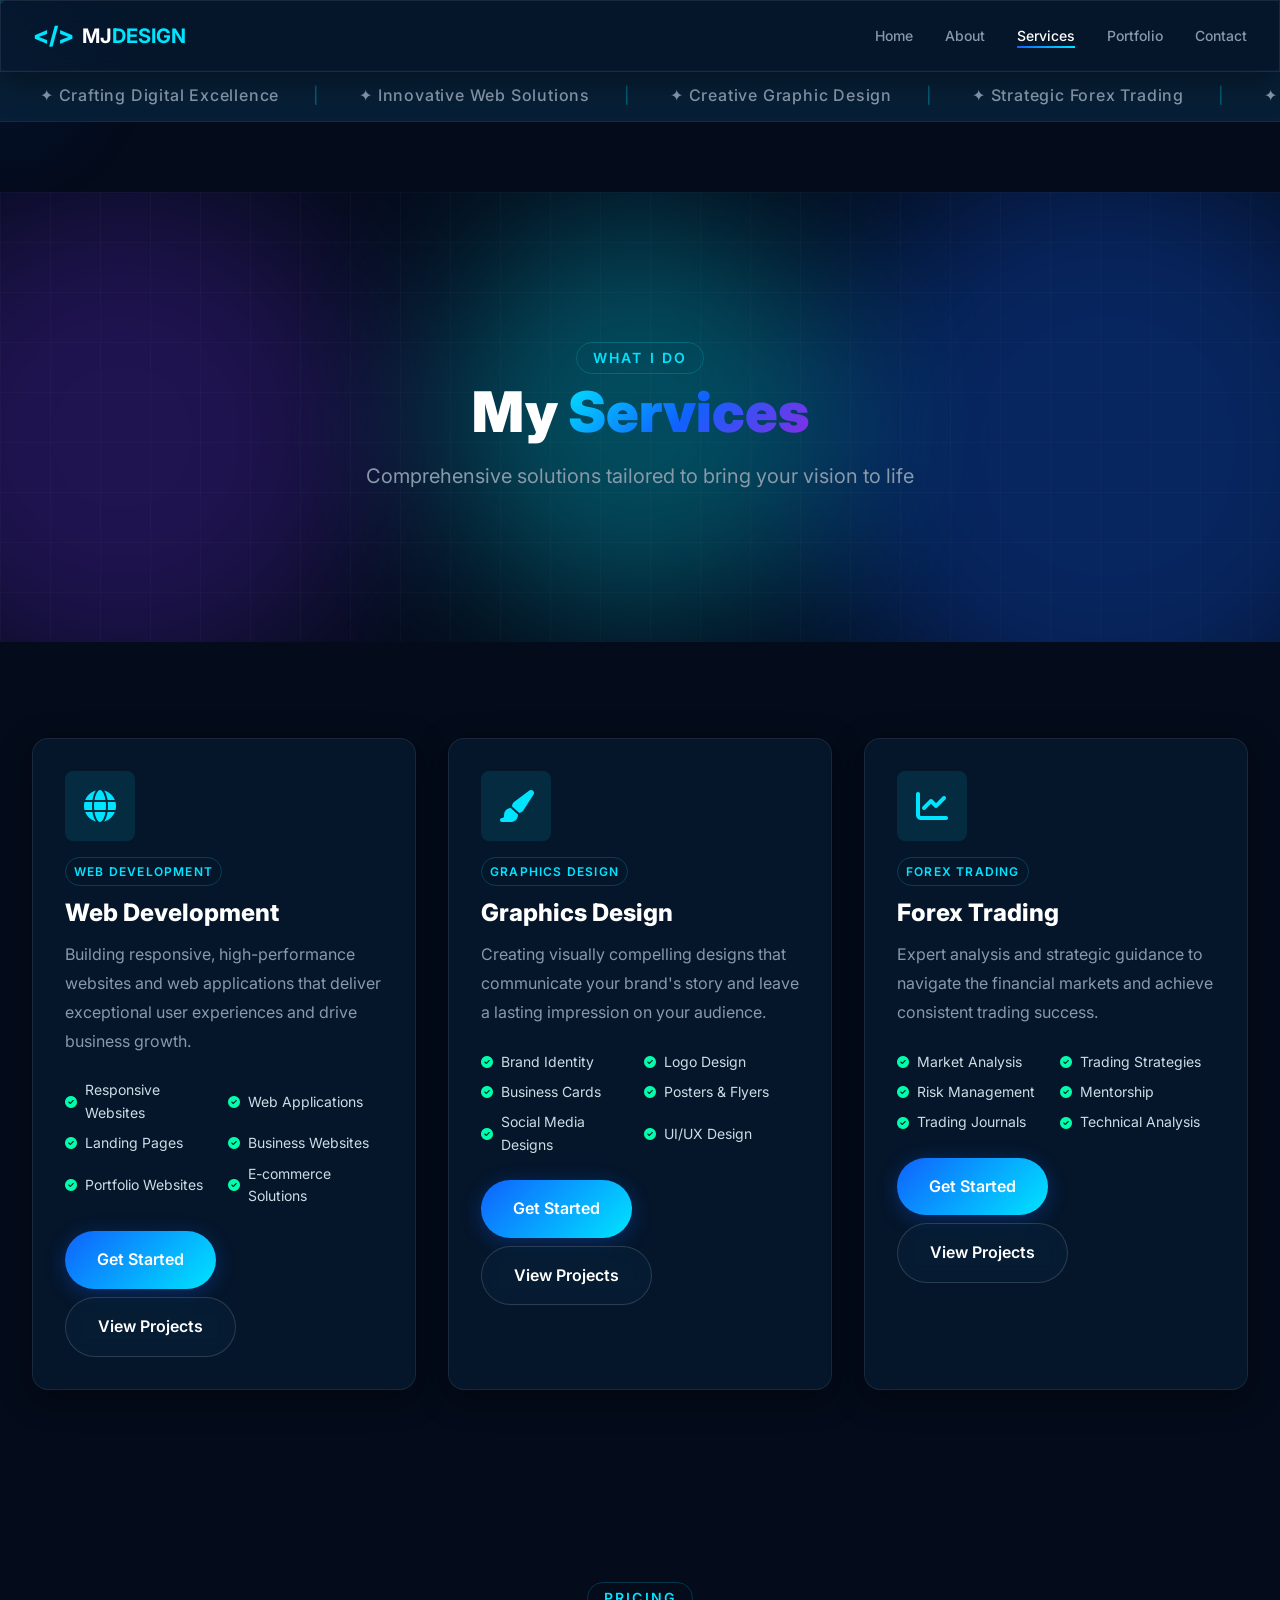
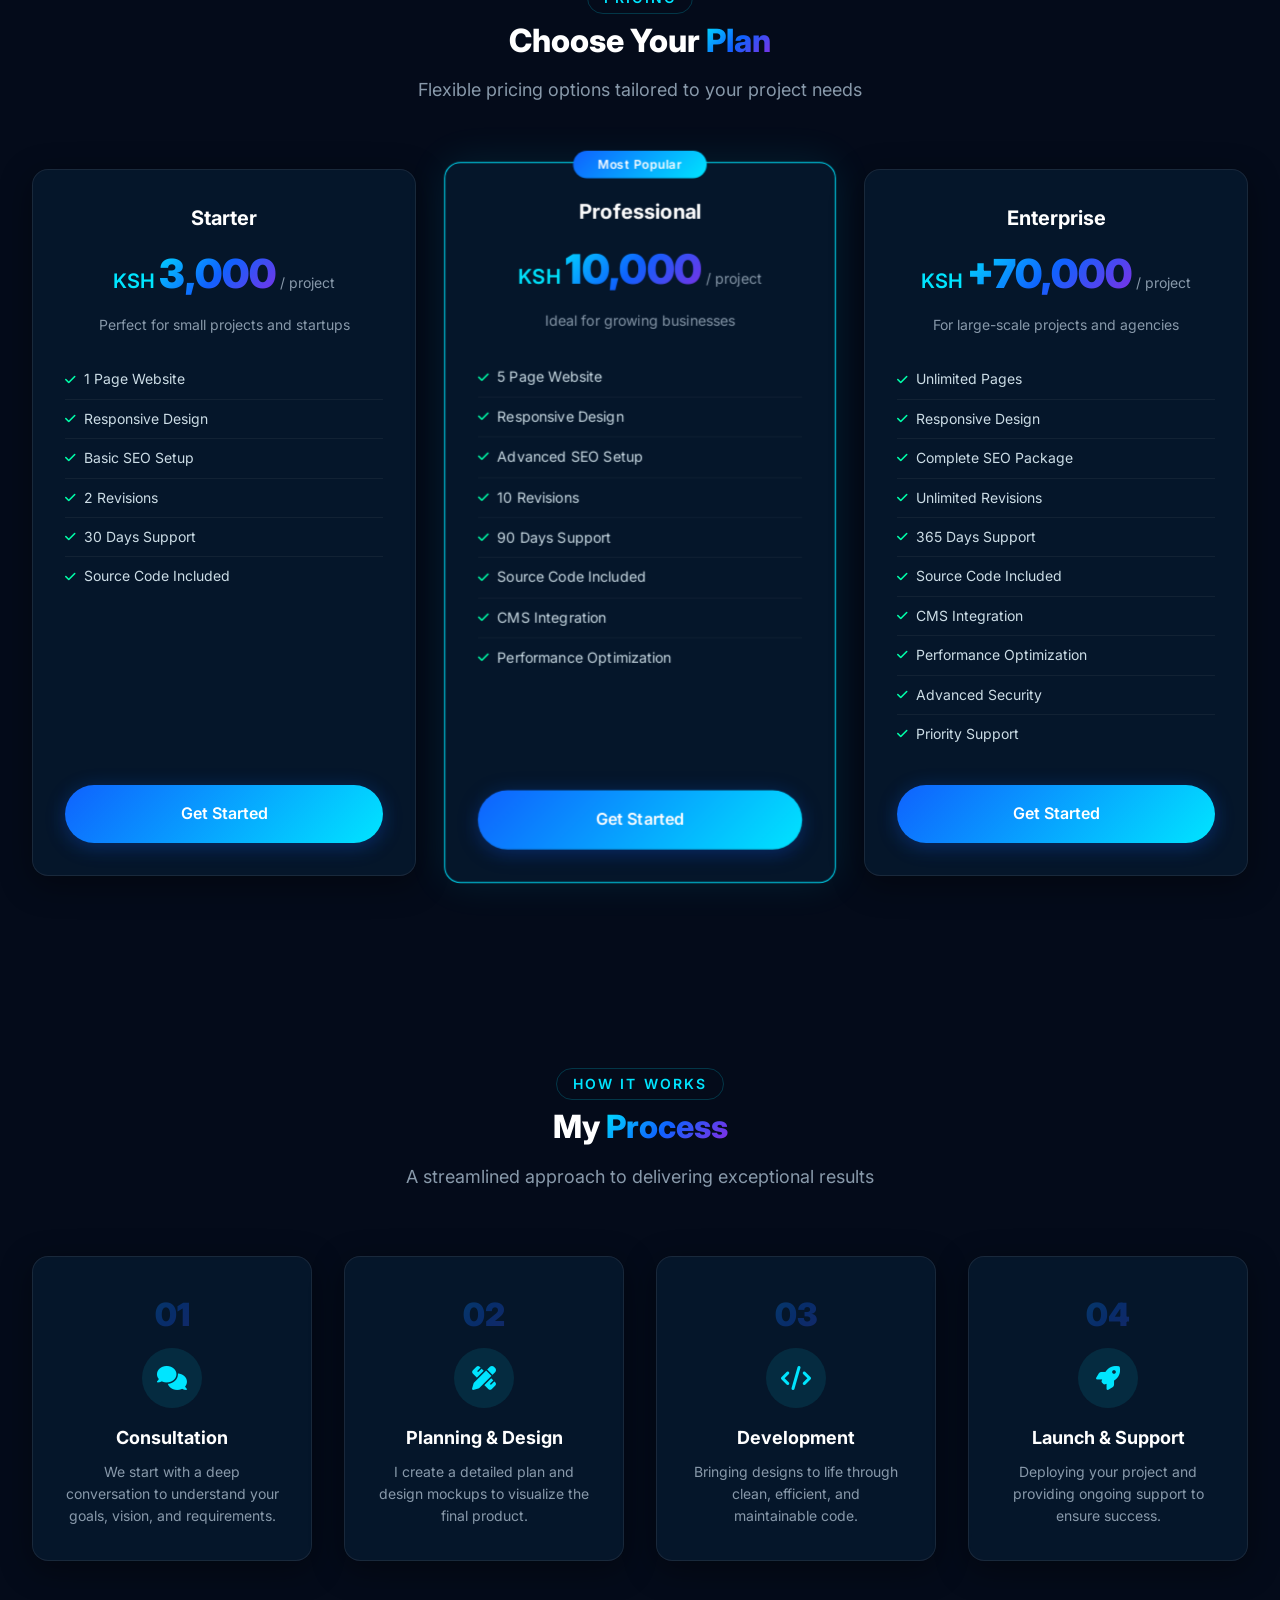
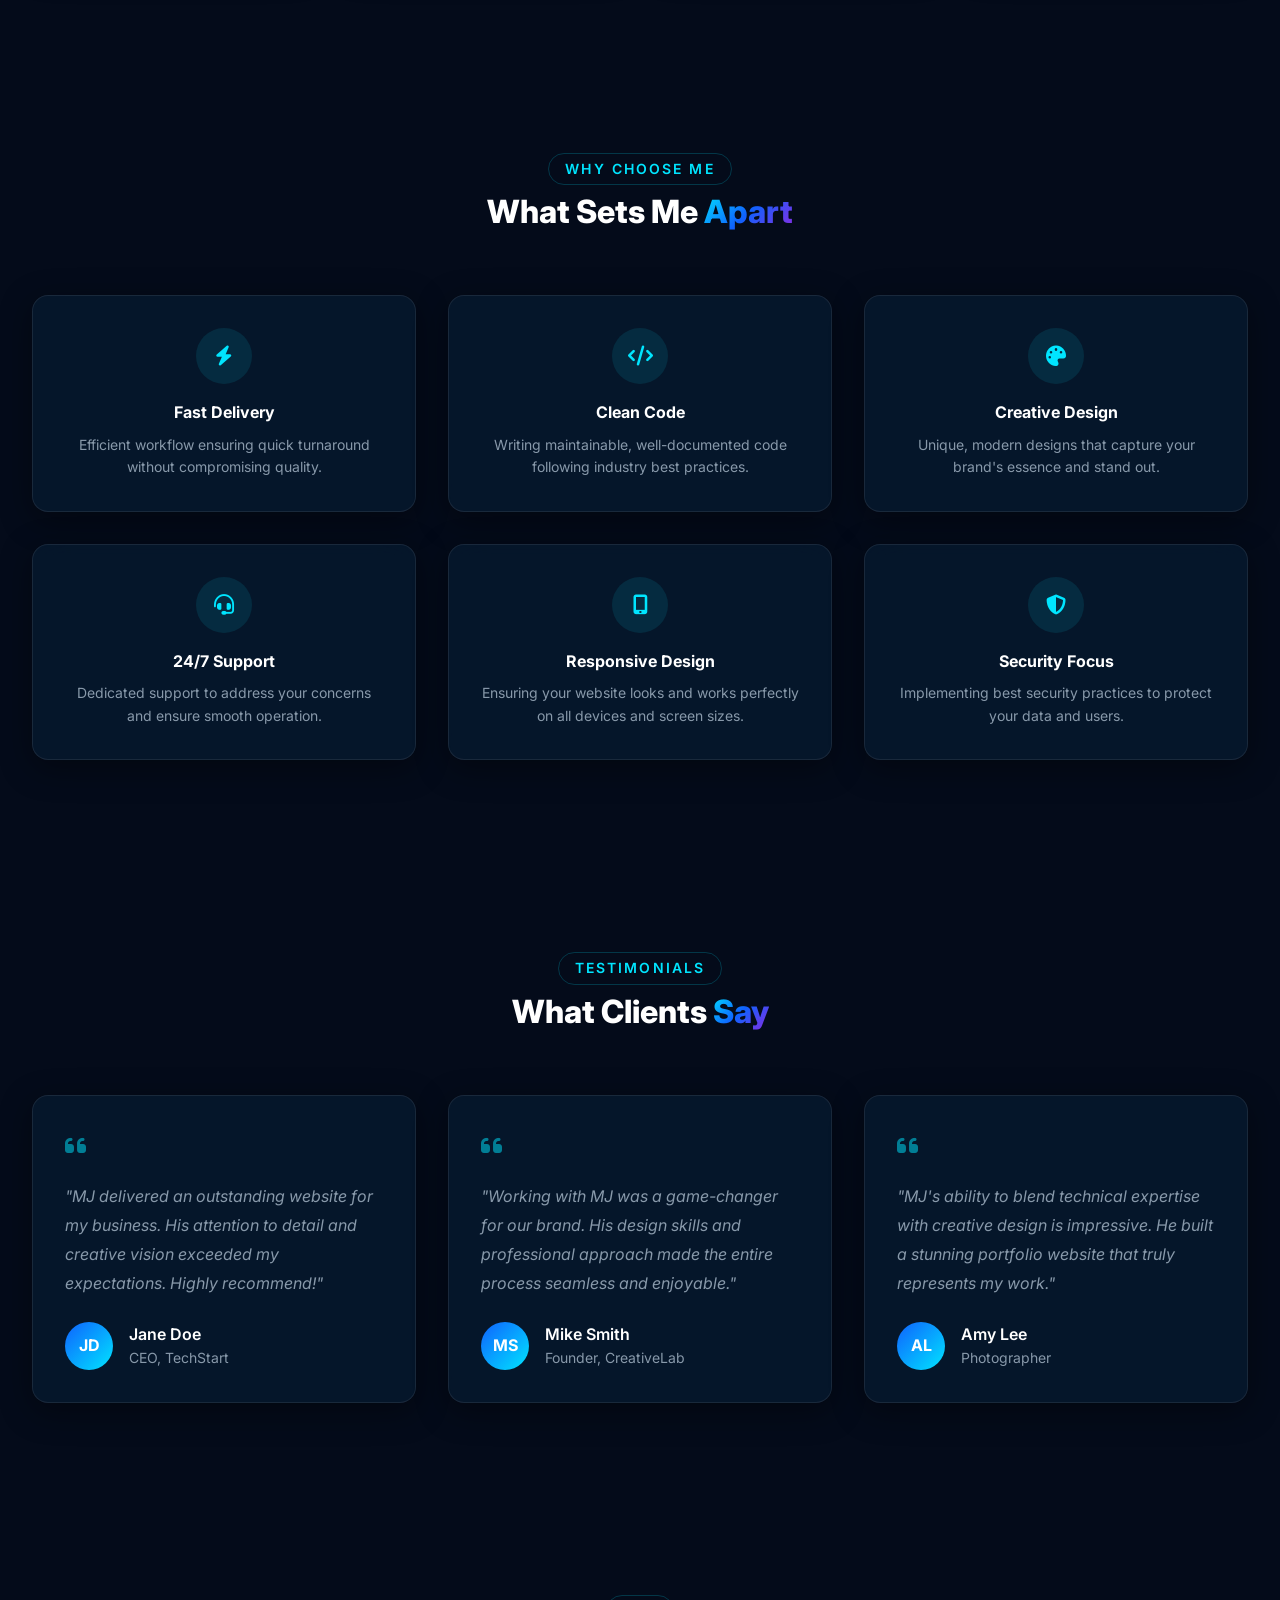
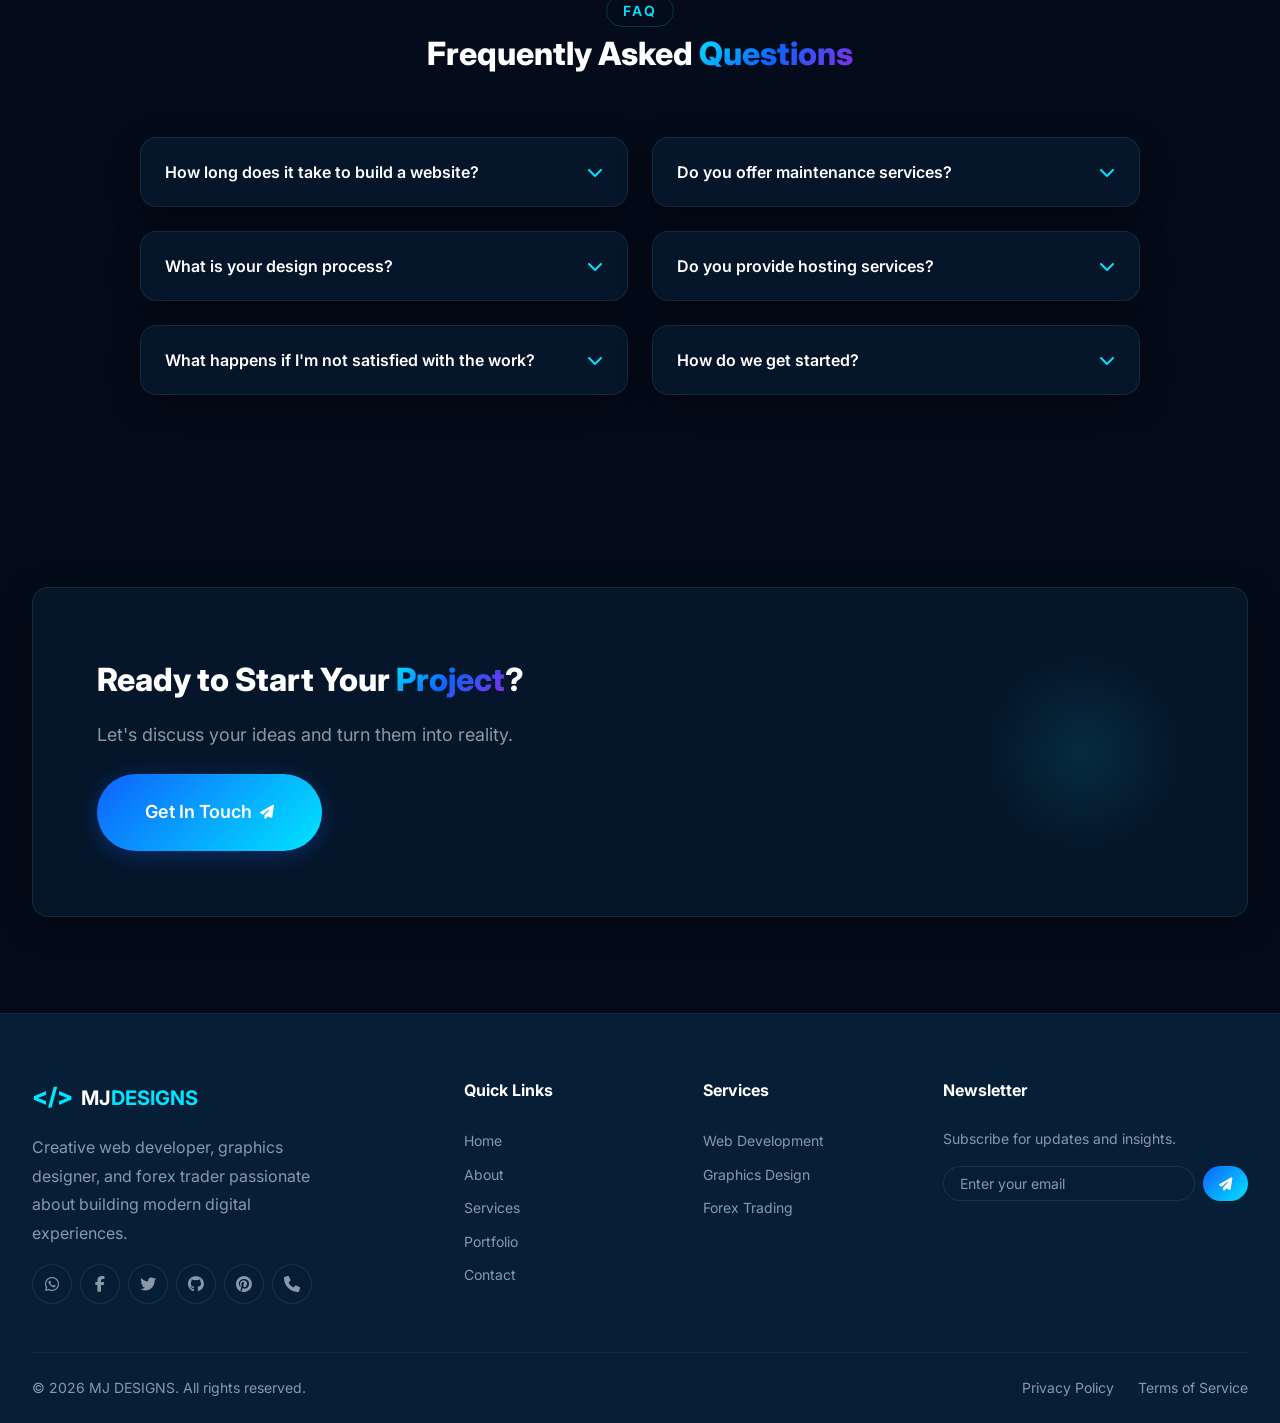
<file: services.html>
<!DOCTYPE html>
<html lang="en">
<head>
    <meta charset="UTF-8" />
    <meta name="viewport" content="width=device-width, initial-scale=1.0" />
    <meta name="description" content="Services offered by MJDESIGN - Web Development, Graphics Design, and Forex Trading services." />
    <title>My Services | MJDESIGN</title>

    <!-- Font Awesome Icons -->
    <link rel="stylesheet" href="https://cdnjs.cloudflare.com/ajax/libs/font-awesome/6.5.0/css/all.min.css" />
    <!-- Google Fonts -->
    <link href="https://fonts.googleapis.com/css2?family=Inter:wght@300;400;500;600;700;800;900&display=swap" rel="stylesheet" />
    <!-- Main Stylesheet -->
    <link rel="stylesheet" href="styles.css" />
</head>
<body>
    <!-- ==================== LOADING SCREEN ==================== -->
    <div id="loader" class="loader">
        <div class="loader-content">
            <div class="loader-spinner"></div>
            <div class="loader-text">Loading<span class="loader-dots">...</span></div>
        </div>
    </div>

    <!-- ==================== MOUSE GLOW ==================== -->
    <div id="mouse-glow" class="mouse-glow"></div>
    <div id="mouse-trail" class="mouse-trail"></div>

    <!-- ==================== NAVIGATION ==================== -->
    <nav id="navbar" class="navbar glass">
        <div class="container nav-container">
            <a href="index.html" class="logo">
                <span class="logo-icon">&lt;/&gt;</span>
                <span class="logo-text">MJ<span class="logo-highlight">DESIGN</span></span>
            </a>

            <button class="nav-toggle" id="nav-toggle" aria-label="Toggle navigation">
                <span class="hamburger"></span>
                <span class="hamburger"></span>
                <span class="hamburger"></span>
            </button>

            <ul class="nav-links" id="nav-links">
                <li><a href="index.html">Home</a></li>
                <li><a href="about.html">About</a></li>
                <li><a href="services.html" class="active">Services</a></li>
                <li><a href="portfolio.html">Portfolio</a></li>
                <li><a href="contact.html">Contact</a></li>
            </ul>
        </div>
    </nav>

    <!-- ==================== BRAND SLOGAN SCROLLER ==================== -->
    <section class="slogan-scroller">
        <div class="slogan-track">
            <span class="slogan-item">✦ Crafting Digital Excellence</span>
            <span class="slogan-item">✦ Innovative Web Solutions</span>
            <span class="slogan-item">✦ Creative Graphic Design</span>
            <span class="slogan-item">✦ Strategic Forex Trading</span>
            <span class="slogan-item">✦ Building Tomorrow's Websites</span>
            <span class="slogan-item">✦ Design. Develop. Deliver.</span>
            <span class="slogan-item">✦ Transforming Ideas into Reality</span>
            <span class="slogan-item">✦ Code. Create. Innovate.</span>
            <!-- Duplicate for seamless loop -->
            <span class="slogan-item">✦ Crafting Digital Excellence</span>
            <span class="slogan-item">✦ Innovative Web Solutions</span>
            <span class="slogan-item">✦ Creative Graphic Design</span>
            <span class="slogan-item">✦ Strategic Forex Trading</span>
            <span class="slogan-item">✦ Building Tomorrow's Websites</span>
            <span class="slogan-item">✦ Design. Develop. Deliver.</span>
            <span class="slogan-item">✦ Transforming Ideas into Reality</span>
            <span class="slogan-item">✦ Code. Create. Innovate.</span>
        </div>
    </section>

    <!-- ==================== SERVICES HERO ==================== -->
    <section class="page-hero services-page-hero">
        <div class="page-hero-bg">
            <div class="gradient-orb orb-1"></div>
            <div class="gradient-orb orb-2"></div>
            <div class="gradient-orb orb-3"></div>
            <div class="grid-overlay"></div>
        </div>
        <div class="container page-hero-container">
            <div class="page-hero-content">
                <span class="section-tag">What I Do</span>
                <h1 class="page-hero-title">My <span class="gradient-text">Services</span></h1>
                <p class="page-hero-description">
                    Comprehensive solutions tailored to bring your vision to life
                </p>
            </div>
        </div>
    </section>

    <!-- ==================== SERVICES OVERVIEW ==================== -->
    <section class="section services-overview">
        <div class="container">
            <div class="services-overview-grid">
                <!-- Web Development -->
                <div class="service-detailed glass" data-service="web">
                    <div class="service-detailed-icon">
                        <i class="fas fa-globe"></i>
                    </div>
                    <span class="service-detailed-tag">Web Development</span>
                    <h2 class="service-detailed-title">Web Development</h2>
                    <p class="service-detailed-description">
                        Building responsive, high-performance websites and web applications that deliver exceptional user experiences and drive business growth.
                    </p>
                    <div class="service-detailed-features">
                        <div class="feature-item">
                            <i class="fas fa-check-circle"></i>
                            <span>Responsive Websites</span>
                        </div>
                        <div class="feature-item">
                            <i class="fas fa-check-circle"></i>
                            <span>Web Applications</span>
                        </div>
                        <div class="feature-item">
                            <i class="fas fa-check-circle"></i>
                            <span>Landing Pages</span>
                        </div>
                        <div class="feature-item">
                            <i class="fas fa-check-circle"></i>
                            <span>Business Websites</span>
                        </div>
                        <div class="feature-item">
                            <i class="fas fa-check-circle"></i>
                            <span>Portfolio Websites</span>
                        </div>
                        <div class="feature-item">
                            <i class="fas fa-check-circle"></i>
                            <span>E-commerce Solutions</span>
                        </div>
                    </div>
                    <div class="service-detailed-cta">
                        <a href="contact.html" class="btn btn-primary">Get Started</a>
                        <a href="portfolio.html" class="btn btn-secondary">View Projects</a>
                    </div>
                </div>

                <!-- Graphics Design -->
                <div class="service-detailed glass" data-service="design">
                    <div class="service-detailed-icon">
                        <i class="fas fa-paint-brush"></i>
                    </div>
                    <span class="service-detailed-tag">Graphics Design</span>
                    <h2 class="service-detailed-title">Graphics Design</h2>
                    <p class="service-detailed-description">
                        Creating visually compelling designs that communicate your brand's story and leave a lasting impression on your audience.
                    </p>
                    <div class="service-detailed-features">
                        <div class="feature-item">
                            <i class="fas fa-check-circle"></i>
                            <span>Brand Identity</span>
                        </div>
                        <div class="feature-item">
                            <i class="fas fa-check-circle"></i>
                            <span>Logo Design</span>
                        </div>
                        <div class="feature-item">
                            <i class="fas fa-check-circle"></i>
                            <span>Business Cards</span>
                        </div>
                        <div class="feature-item">
                            <i class="fas fa-check-circle"></i>
                            <span>Posters & Flyers</span>
                        </div>
                        <div class="feature-item">
                            <i class="fas fa-check-circle"></i>
                            <span>Social Media Designs</span>
                        </div>
                        <div class="feature-item">
                            <i class="fas fa-check-circle"></i>
                            <span>UI/UX Design</span>
                        </div>
                    </div>
                    <div class="service-detailed-cta">
                        <a href="contact.html" class="btn btn-primary">Get Started</a>
                        <a href="portfolio.html" class="btn btn-secondary">View Projects</a>
                    </div>
                </div>

                <!-- Forex Trading -->
                <div class="service-detailed glass" data-service="forex">
                    <div class="service-detailed-icon">
                        <i class="fas fa-chart-line"></i>
                    </div>
                    <span class="service-detailed-tag">Forex Trading</span>
                    <h2 class="service-detailed-title">Forex Trading</h2>
                    <p class="service-detailed-description">
                        Expert analysis and strategic guidance to navigate the financial markets and achieve consistent trading success.
                    </p>
                    <div class="service-detailed-features">
                        <div class="feature-item">
                            <i class="fas fa-check-circle"></i>
                            <span>Market Analysis</span>
                        </div>
                        <div class="feature-item">
                            <i class="fas fa-check-circle"></i>
                            <span>Trading Strategies</span>
                        </div>
                        <div class="feature-item">
                            <i class="fas fa-check-circle"></i>
                            <span>Risk Management</span>
                        </div>
                        <div class="feature-item">
                            <i class="fas fa-check-circle"></i>
                            <span>Mentorship</span>
                        </div>
                        <div class="feature-item">
                            <i class="fas fa-check-circle"></i>
                            <span>Trading Journals</span>
                        </div>
                        <div class="feature-item">
                            <i class="fas fa-check-circle"></i>
                            <span>Technical Analysis</span>
                        </div>
                    </div>
                    <div class="service-detailed-cta">
                        <a href="contact.html" class="btn btn-primary">Get Started</a>
                        <a href="portfolio.html" class="btn btn-secondary">View Projects</a>
                    </div>
                </div>
            </div>
        </div>
    </section>

    <!-- ==================== PRICING PLANS ==================== -->
    <section class="section pricing-section">
        <div class="container">
            <div class="section-header text-center">
                <span class="section-tag">Pricing</span>
                <h2 class="section-title">Choose Your <span class="gradient-text">Plan</span></h2>
                <p class="section-subtitle">
                    Flexible pricing options tailored to your project needs
                </p>
            </div>
            <div class="pricing-grid">
                <!-- Basic Plan -->
                <div class="pricing-card glass">
                    <div class="pricing-header">
                        <h3 class="pricing-name">Starter</h3>
                        <div class="pricing-price">
                            <span class="currency">KSH</span>
                            <span class="amount">3,000</span>
                            <span class="period">/ project</span>
                        </div>
                        <p class="pricing-description">Perfect for small projects and startups</p>
                    </div>
                    <ul class="pricing-features">
                        <li><i class="fas fa-check"></i> 1 Page Website</li>
                        <li><i class="fas fa-check"></i> Responsive Design</li>
                        <li><i class="fas fa-check"></i> Basic SEO Setup</li>
                        <li><i class="fas fa-check"></i> 2 Revisions</li>
                        <li><i class="fas fa-check"></i> 30 Days Support</li>
                        <li><i class="fas fa-check"></i> Source Code Included</li>
                    </ul>
                    <a href="contact.html" class="btn btn-primary pricing-cta">Get Started</a>
                </div>

                <!-- Professional Plan -->
                <div class="pricing-card glass featured">
                    <div class="pricing-badge">Most Popular</div>
                    <div class="pricing-header">
                        <h3 class="pricing-name">Professional</h3>
                        <div class="pricing-price">
                            <span class="currency">KSH</span>
                            <span class="amount">10,000</span>
                            <span class="period">/ project</span>
                        </div>
                        <p class="pricing-description">Ideal for growing businesses</p>
                    </div>
                    <ul class="pricing-features">
                        <li><i class="fas fa-check"></i> 5 Page Website</li>
                        <li><i class="fas fa-check"></i> Responsive Design</li>
                        <li><i class="fas fa-check"></i> Advanced SEO Setup</li>
                        <li><i class="fas fa-check"></i> 10 Revisions</li>
                        <li><i class="fas fa-check"></i> 90 Days Support</li>
                        <li><i class="fas fa-check"></i> Source Code Included</li>
                        <li><i class="fas fa-check"></i> CMS Integration</li>
                        <li><i class="fas fa-check"></i> Performance Optimization</li>
                    </ul>
                    <a href="contact.html" class="btn btn-primary pricing-cta">Get Started</a>
                </div>

                <!-- Premium Plan -->
                <div class="pricing-card glass">
                    <div class="pricing-header">
                        <h3 class="pricing-name">Enterprise</h3>
                        <div class="pricing-price">
                            <span class="currency">KSH</span>
                            <span class="amount">+70,000</span>
                            <span class="period">/ project</span>
                        </div>
                        <p class="pricing-description">For large-scale projects and agencies</p>
                    </div>
                    <ul class="pricing-features">
                        <li><i class="fas fa-check"></i> Unlimited Pages</li>
                        <li><i class="fas fa-check"></i> Responsive Design</li>
                        <li><i class="fas fa-check"></i> Complete SEO Package</li>
                        <li><i class="fas fa-check"></i> Unlimited Revisions</li>
                        <li><i class="fas fa-check"></i> 365 Days Support</li>
                        <li><i class="fas fa-check"></i> Source Code Included</li>
                        <li><i class="fas fa-check"></i> CMS Integration</li>
                        <li><i class="fas fa-check"></i> Performance Optimization</li>
                        <li><i class="fas fa-check"></i> Advanced Security</li>
                        <li><i class="fas fa-check"></i> Priority Support</li>
                    </ul>
                    <a href="contact.html" class="btn btn-primary pricing-cta">Get Started</a>
                </div>
            </div>
        </div>
    </section>

    <!-- ==================== PROCESS / WORKFLOW ==================== -->
    <section class="section process-section">
        <div class="container">
            <div class="section-header text-center">
                <span class="section-tag">How It Works</span>
                <h2 class="section-title">My <span class="gradient-text">Process</span></h2>
                <p class="section-subtitle">
                    A streamlined approach to delivering exceptional results
                </p>
            </div>
            <div class="process-grid">
                <div class="process-step glass">
                    <div class="process-number">01</div>
                    <div class="process-icon">
                        <i class="fas fa-comments"></i>
                    </div>
                    <h3 class="process-title">Consultation</h3>
                    <p class="process-description">
                        We start with a deep conversation to understand your goals, vision, and requirements.
                    </p>
                </div>
                <div class="process-step glass">
                    <div class="process-number">02</div>
                    <div class="process-icon">
                        <i class="fas fa-pencil-ruler"></i>
                    </div>
                    <h3 class="process-title">Planning & Design</h3>
                    <p class="process-description">
                        I create a detailed plan and design mockups to visualize the final product.
                    </p>
                </div>
                <div class="process-step glass">
                    <div class="process-number">03</div>
                    <div class="process-icon">
                        <i class="fas fa-code"></i>
                    </div>
                    <h3 class="process-title">Development</h3>
                    <p class="process-description">
                        Bringing designs to life through clean, efficient, and maintainable code.
                    </p>
                </div>
                <div class="process-step glass">
                    <div class="process-number">04</div>
                    <div class="process-icon">
                        <i class="fas fa-rocket"></i>
                    </div>
                    <h3 class="process-title">Launch & Support</h3>
                    <p class="process-description">
                        Deploying your project and providing ongoing support to ensure success.
                    </p>
                </div>
            </div>
        </div>
    </section>

    <!-- ==================== WHY CHOOSE ME ==================== -->
    <section class="section why-choose-section">
        <div class="container">
            <div class="section-header text-center">
                <span class="section-tag">Why Choose Me</span>
                <h2 class="section-title">What Sets Me <span class="gradient-text">Apart</span></h2>
            </div>
            <div class="why-choose-grid">
                <div class="why-item glass">
                    <div class="why-icon">
                        <i class="fas fa-bolt"></i>
                    </div>
                    <h4 class="why-title">Fast Delivery</h4>
                    <p class="why-description">Efficient workflow ensuring quick turnaround without compromising quality.</p>
                </div>
                <div class="why-item glass">
                    <div class="why-icon">
                        <i class="fas fa-code"></i>
                    </div>
                    <h4 class="why-title">Clean Code</h4>
                    <p class="why-description">Writing maintainable, well-documented code following industry best practices.</p>
                </div>
                <div class="why-item glass">
                    <div class="why-icon">
                        <i class="fas fa-palette"></i>
                    </div>
                    <h4 class="why-title">Creative Design</h4>
                    <p class="why-description">Unique, modern designs that capture your brand's essence and stand out.</p>
                </div>
                <div class="why-item glass">
                    <div class="why-icon">
                        <i class="fas fa-headset"></i>
                    </div>
                    <h4 class="why-title">24/7 Support</h4>
                    <p class="why-description">Dedicated support to address your concerns and ensure smooth operation.</p>
                </div>
                <div class="why-item glass">
                    <div class="why-icon">
                        <i class="fas fa-mobile-alt"></i>
                    </div>
                    <h4 class="why-title">Responsive Design</h4>
                    <p class="why-description">Ensuring your website looks and works perfectly on all devices and screen sizes.</p>
                </div>
                <div class="why-item glass">
                    <div class="why-icon">
                        <i class="fas fa-shield-alt"></i>
                    </div>
                    <h4 class="why-title">Security Focus</h4>
                    <p class="why-description">Implementing best security practices to protect your data and users.</p>
                </div>
            </div>
        </div>
    </section>

    <!-- ==================== TESTIMONIALS ==================== -->
    <section class="section testimonials">
        <div class="container">
            <div class="section-header text-center">
                <span class="section-tag">Testimonials</span>
                <h2 class="section-title">What Clients <span class="gradient-text">Say</span></h2>
            </div>
            <div class="testimonials-grid">
                <div class="testimonial-card glass">
                    <div class="testimonial-quote">
                        <i class="fas fa-quote-left"></i>
                    </div>
                    <p class="testimonial-text">
                        "MJ delivered an outstanding website for my business. His attention to detail and
                        creative vision exceeded my expectations. Highly recommend!"
                    </p>
                    <div class="testimonial-author">
                        <div class="author-avatar">JD</div>
                        <div class="author-info">
                            <h4 class="author-name">Jane Doe</h4>
                            <p class="author-title">CEO, TechStart</p>
                        </div>
                    </div>
                </div>
                <div class="testimonial-card glass">
                    <div class="testimonial-quote">
                        <i class="fas fa-quote-left"></i>
                    </div>
                    <p class="testimonial-text">
                        "Working with MJ was a game-changer for our brand. His design skills and
                        professional approach made the entire process seamless and enjoyable."
                    </p>
                    <div class="testimonial-author">
                        <div class="author-avatar">MS</div>
                        <div class="author-info">
                            <h4 class="author-name">Mike Smith</h4>
                            <p class="author-title">Founder, CreativeLab</p>
                        </div>
                    </div>
                </div>
                <div class="testimonial-card glass">
                    <div class="testimonial-quote">
                        <i class="fas fa-quote-left"></i>
                    </div>
                    <p class="testimonial-text">
                        "MJ's ability to blend technical expertise with creative design is impressive.
                        He built a stunning portfolio website that truly represents my work."
                    </p>
                    <div class="testimonial-author">
                        <div class="author-avatar">AL</div>
                        <div class="author-info">
                            <h4 class="author-name">Amy Lee</h4>
                            <p class="author-title">Photographer</p>
                        </div>
                    </div>
                </div>
            </div>
        </div>
    </section>

    <!-- ==================== FAQ SECTION ==================== -->
    <section class="section faq-section">
        <div class="container">
            <div class="section-header text-center">
                <span class="section-tag">FAQ</span>
                <h2 class="section-title">Frequently Asked <span class="gradient-text">Questions</span></h2>
            </div>
            <div class="faq-grid">
                <div class="faq-item glass">
                    <button class="faq-question" aria-expanded="false">
                        <span>How long does it take to build a website?</span>
                        <i class="fas fa-chevron-down"></i>
                    </button>
                    <div class="faq-answer">
                        <p>The timeline depends on the complexity of the project. A simple landing page can take 1-2 weeks, while a full-featured website or web application may take 4-8 weeks. I'll provide a detailed timeline during our consultation.</p>
                    </div>
                </div>
                <div class="faq-item glass">
                    <button class="faq-question" aria-expanded="false">
                        <span>Do you offer maintenance services?</span>
                        <i class="fas fa-chevron-down"></i>
                    </button>
                    <div class="faq-answer">
                        <p>Yes! I offer ongoing maintenance packages to keep your website updated, secure, and performing optimally. This includes content updates, security patches, and performance monitoring.</p>
                    </div>
                </div>
                <div class="faq-item glass">
                    <button class="faq-question" aria-expanded="false">
                        <span>What is your design process?</span>
                        <i class="fas fa-chevron-down"></i>
                    </button>
                    <div class="faq-answer">
                        <p>My process includes consultation, research, wireframing, design mockups, development, testing, and launch. I keep you involved throughout the process to ensure the final product aligns with your vision.</p>
                    </div>
                </div>
                <div class="faq-item glass">
                    <button class="faq-question" aria-expanded="false">
                        <span>Do you provide hosting services?</span>
                        <i class="fas fa-chevron-down"></i>
                    </button>
                    <div class="faq-answer">
                        <p>While I don't provide hosting directly, I can recommend reliable hosting providers and assist with the setup process. I'll ensure your website is properly configured for optimal performance.</p>
                    </div>
                </div>
                <div class="faq-item glass">
                    <button class="faq-question" aria-expanded="false">
                        <span>What happens if I'm not satisfied with the work?</span>
                        <i class="fas fa-chevron-down"></i>
                    </button>
                    <div class="faq-answer">
                        <p>Your satisfaction is my priority. I offer revisions based on our agreement and work closely with you until you're completely happy with the result. I'm committed to delivering excellence.</p>
                    </div>
                </div>
                <div class="faq-item glass">
                    <button class="faq-question" aria-expanded="false">
                        <span>How do we get started?</span>
                        <i class="fas fa-chevron-down"></i>
                    </button>
                    <div class="faq-answer">
                        <p>Simply reach out through my contact page. We'll schedule a consultation to discuss your project requirements, timeline, and budget. From there, I'll prepare a detailed proposal and plan.</p>
                    </div>
                </div>
            </div>
        </div>
    </section>

    <!-- ==================== CONTACT CTA ==================== -->
    <section class="section contact-cta">
        <div class="container">
            <div class="cta-wrapper glass">
                <div class="cta-content">
                    <h2 class="cta-title">Ready to Start Your <span class="gradient-text">Project</span>?</h2>
                    <p class="cta-description">
                        Let's discuss your ideas and turn them into reality.
                    </p>
                    <a href="contact.html" class="btn btn-primary btn-large">
                        <span>Get In Touch</span>
                        <i class="fas fa-paper-plane"></i>
                    </a>
                </div>
                <div class="cta-orb">
                    <div class="cta-orb-inner"></div>
                </div>
            </div>
        </div>
    </section>

    <!-- ==================== FOOTER ==================== -->
    <footer id="footer" class="footer">
        <div class="container">
            <div class="footer-grid">
                <div class="footer-brand">
                    <a href="index.html" class="footer-logo">
                        <span class="logo-icon">&lt;/&gt;</span>
                        <span class="logo-text">MJ<span class="logo-highlight">DESIGNS</span></span>
                    </a>
                    <p class="footer-description">
                        Creative web developer, graphics designer, and forex trader
                        passionate about building modern digital experiences.
                    </p>
                    <div class="footer-social">
                        <a href="#" aria-label="WhatsApp"><i class="fab fa-whatsapp"></i></a>
                        <a href="#" aria-label="Facebook"><i class="fab fa-facebook-f"></i></a>
                        <a href="#" aria-label="Twitter"><i class="fab fa-twitter"></i></a>
                        <a href="https://github.com/MJ-Fx" aria-label="GitHub"><i class="fab fa-github"></i></a>
                        <a href="https://pinterest.com/mjdesigns" aria-label="Pinterest"><i class="fab fa-pinterest"></i></a>
                        <a href="#" aria-label="Phone"><i class="fas fa-phone"></i></a>
                    </div>
                </div>

                <div class="footer-links">
                    <h4 class="footer-heading">Quick Links</h4>
                    <ul>
                        <li><a href="index.html">Home</a></li>
                        <li><a href="about.html">About</a></li>
                        <li><a href="services.html">Services</a></li>
                        <li><a href="portfolio.html">Portfolio</a></li>
                        <li><a href="contact.html">Contact</a></li>
                    </ul>
                </div>

                <div class="footer-links">
                    <h4 class="footer-heading">Services</h4>
                    <ul>
                        <li><a href="services.html#web">Web Development</a></li>
                        <li><a href="services.html#design">Graphics Design</a></li>
                        <li><a href="services.html#forex">Forex Trading</a></li>
                    </ul>
                </div>

                <div class="footer-newsletter">
                    <h4 class="footer-heading">Newsletter</h4>
                    <p class="footer-newsletter-text">
                        Subscribe for updates and insights.
                    </p>
                    <form class="newsletter-form" id="newsletter-form">
                        <input type="email" placeholder="Enter your email" required />
                        <button type="submit">
                            <i class="fas fa-paper-plane"></i>
                        </button>
                    </form>
                </div>
            </div>

            <div class="footer-bottom">
                <p class="footer-copyright">
                    &copy; <span id="current-year">2026</span> MJ DESIGNS. All rights reserved.
                </p>
                <div class="footer-bottom-links">
                    <a href="#">Privacy Policy</a>
                    <a href="#">Terms of Service</a>
                </div>
            </div>
        </div>
    </footer>

    <!-- ==================== SCRIPTS ==================== -->
    <script src="scripts.js"></script>
</body>
</html>
</file>
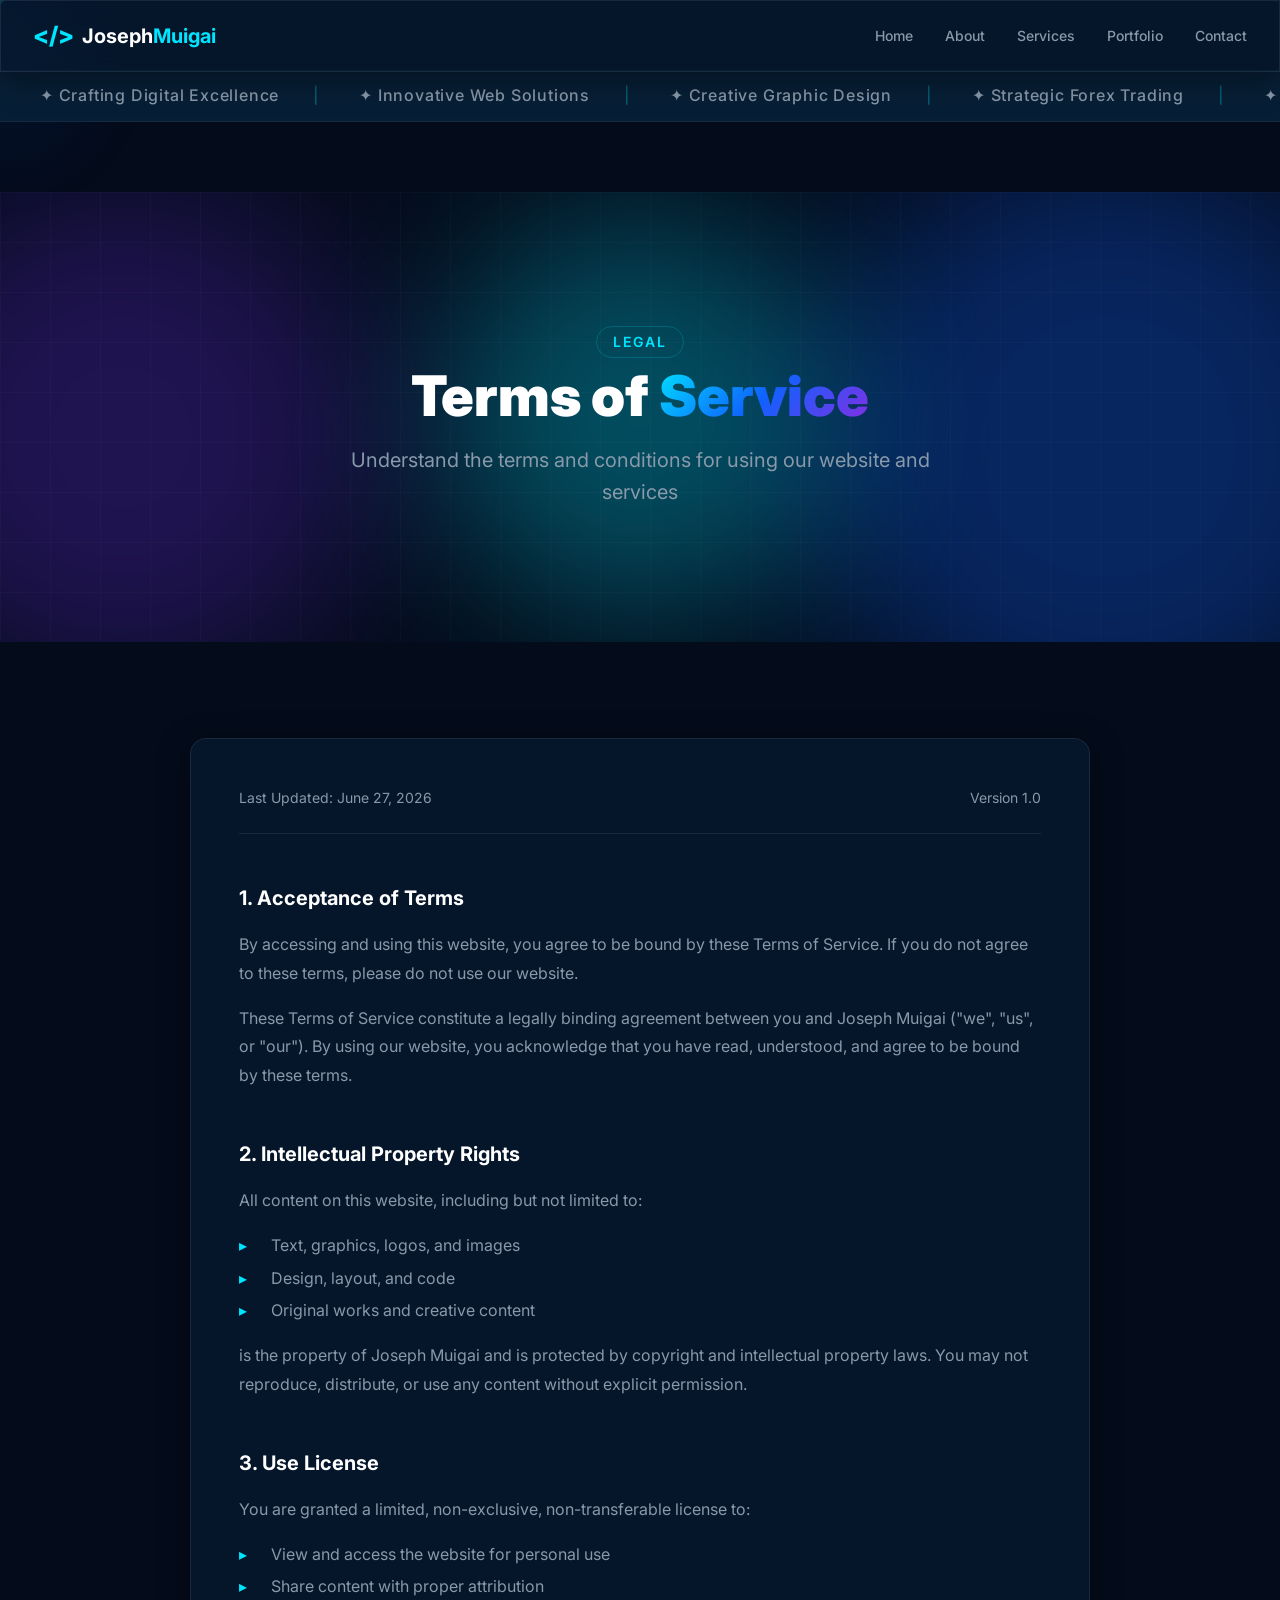
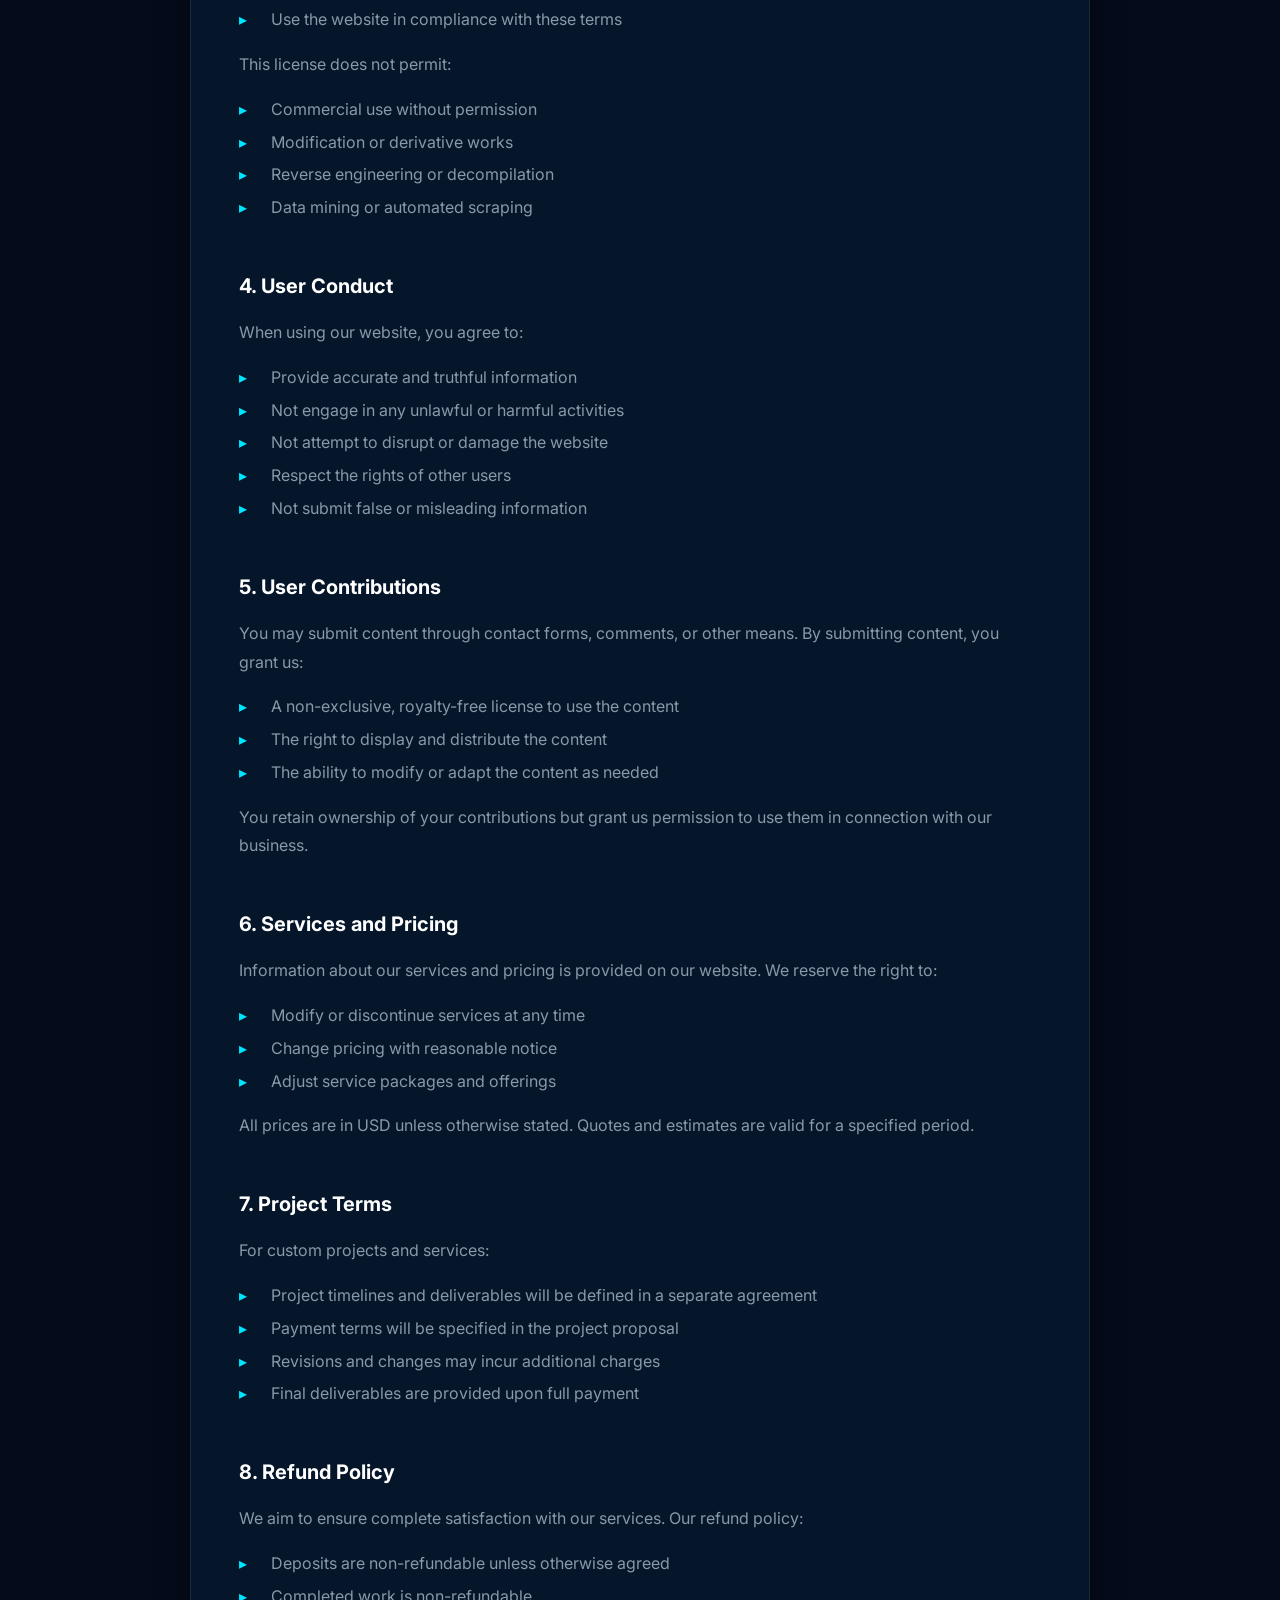
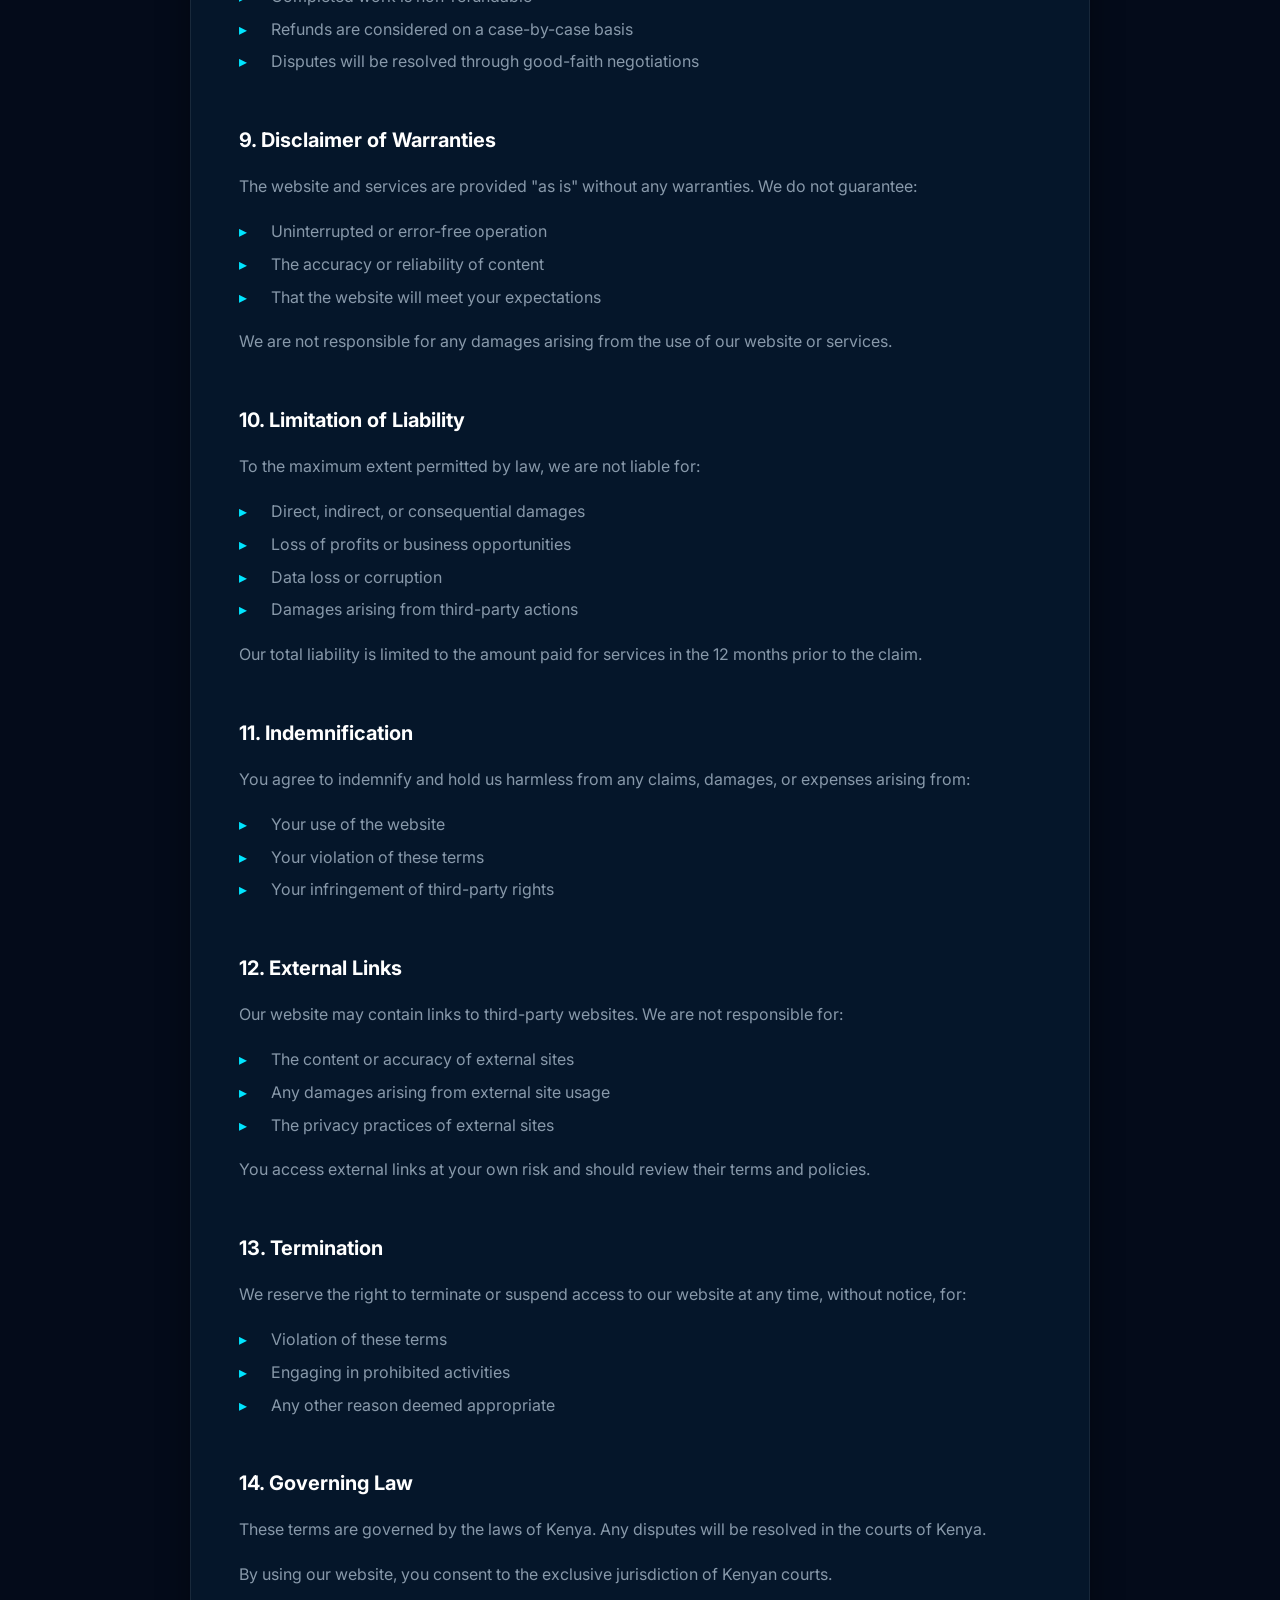
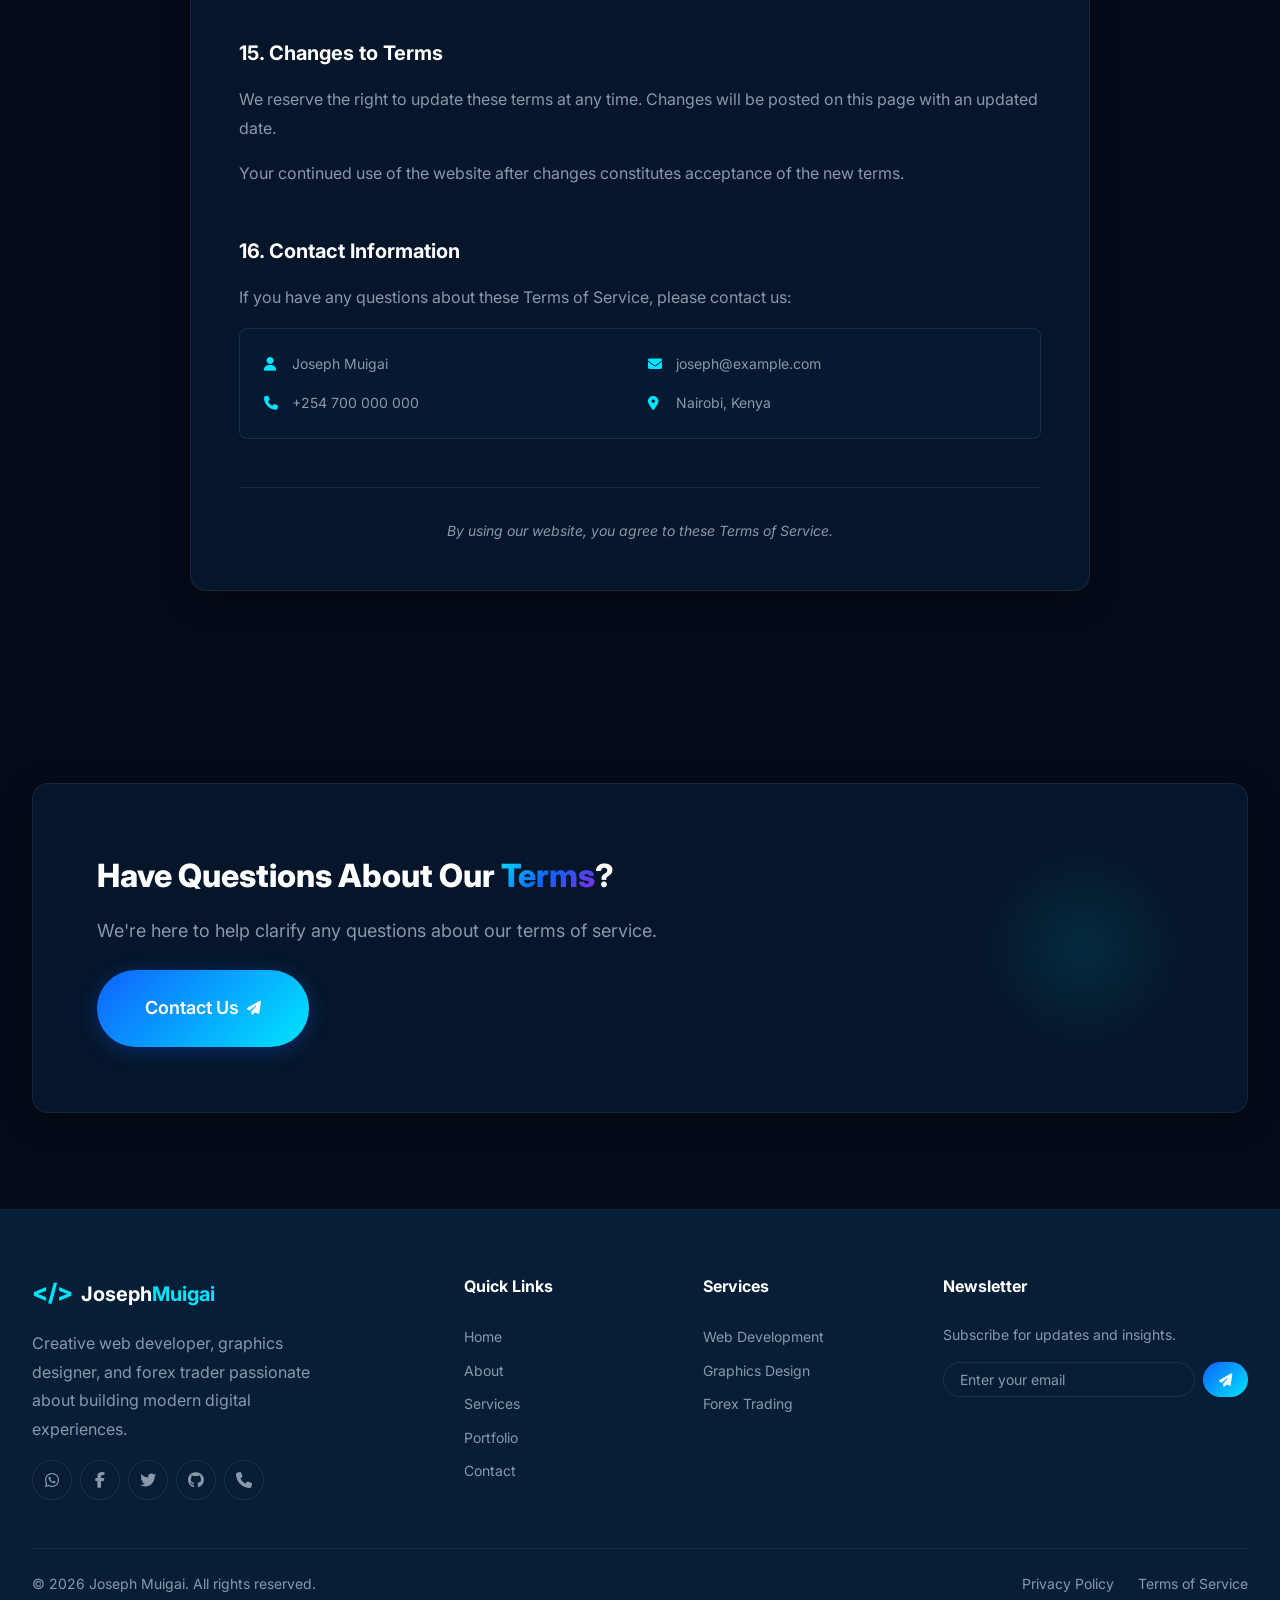
<file: terms.html>
<!DOCTYPE html>
<html lang="en">
<head>
    <meta charset="UTF-8" />
    <meta name="viewport" content="width=device-width, initial-scale=1.0" />
    <meta name="description" content="Terms of Service for Joseph Muigai - Web Developer, Graphics Designer & Forex Trader" />
    <title>Terms of Service | Joseph Muigai</title>

    <!-- Font Awesome Icons -->
    <link rel="stylesheet" href="https://cdnjs.cloudflare.com/ajax/libs/font-awesome/6.5.0/css/all.min.css" />
    <!-- Google Fonts -->
    <link href="https://fonts.googleapis.com/css2?family=Inter:wght@300;400;500;600;700;800;900&display=swap" rel="stylesheet" />
    <!-- Main Stylesheet -->
    <link rel="stylesheet" href="styles.css" />
</head>
<body>
    <!-- ==================== LOADING SCREEN ==================== -->
    <div id="loader" class="loader">
        <div class="loader-content">
            <div class="loader-spinner"></div>
            <div class="loader-text">Loading<span class="loader-dots">...</span></div>
        </div>
    </div>

    <!-- ==================== MOUSE GLOW ==================== -->
    <div id="mouse-glow" class="mouse-glow"></div>
    <div id="mouse-trail" class="mouse-trail"></div>

    <!-- ==================== NAVIGATION ==================== -->
    <nav id="navbar" class="navbar glass">
        <div class="container nav-container">
            <a href="index.html" class="logo">
                <span class="logo-icon">&lt;/&gt;</span>
                <span class="logo-text">Joseph<span class="logo-highlight">Muigai</span></span>
            </a>

            <button class="nav-toggle" id="nav-toggle" aria-label="Toggle navigation">
                <span class="hamburger"></span>
                <span class="hamburger"></span>
                <span class="hamburger"></span>
            </button>

            <ul class="nav-links" id="nav-links">
                <li><a href="index.html">Home</a></li>
                <li><a href="about.html">About</a></li>
                <li><a href="services.html">Services</a></li>
                <li><a href="portfolio.html">Portfolio</a></li>
                <li><a href="contact.html">Contact</a></li>
            </ul>
        </div>
    </nav>

    <!-- ==================== BRAND SLOGAN SCROLLER ==================== -->
    <section class="slogan-scroller">
        <div class="slogan-track">
            <span class="slogan-item">✦ Crafting Digital Excellence</span>
            <span class="slogan-item">✦ Innovative Web Solutions</span>
            <span class="slogan-item">✦ Creative Graphic Design</span>
            <span class="slogan-item">✦ Strategic Forex Trading</span>
            <span class="slogan-item">✦ Building Tomorrow's Websites</span>
            <span class="slogan-item">✦ Design. Develop. Deliver.</span>
            <span class="slogan-item">✦ Transforming Ideas into Reality</span>
            <span class="slogan-item">✦ Code. Create. Innovate.</span>
            <!-- Duplicate for seamless loop -->
            <span class="slogan-item">✦ Crafting Digital Excellence</span>
            <span class="slogan-item">✦ Innovative Web Solutions</span>
            <span class="slogan-item">✦ Creative Graphic Design</span>
            <span class="slogan-item">✦ Strategic Forex Trading</span>
            <span class="slogan-item">✦ Building Tomorrow's Websites</span>
            <span class="slogan-item">✦ Design. Develop. Deliver.</span>
            <span class="slogan-item">✦ Transforming Ideas into Reality</span>
            <span class="slogan-item">✦ Code. Create. Innovate.</span>
        </div>
    </section>

    <!-- ==================== PAGE HERO ==================== -->
    <section class="page-hero terms-hero">
        <div class="page-hero-bg">
            <div class="gradient-orb orb-1"></div>
            <div class="gradient-orb orb-2"></div>
            <div class="gradient-orb orb-3"></div>
            <div class="grid-overlay"></div>
        </div>
        <div class="container page-hero-container">
            <div class="page-hero-content">
                <span class="section-tag">Legal</span>
                <h1 class="page-hero-title">Terms of <span class="gradient-text">Service</span></h1>
                <p class="page-hero-description">
                    Understand the terms and conditions for using our website and services
                </p>
            </div>
        </div>
    </section>

    <!-- ==================== TERMS OF SERVICE CONTENT ==================== -->
    <section class="section legal-content">
        <div class="container">
            <div class="legal-wrapper glass">
                <div class="legal-meta">
                    <span class="legal-date">Last Updated: June 27, 2026</span>
                    <span class="legal-version">Version 1.0</span>
                </div>

                <div class="legal-section">
                    <h2 class="legal-title">1. Acceptance of Terms</h2>
                    <p class="legal-text">
                        By accessing and using this website, you agree to be bound by these Terms of Service. If you do not agree to these terms, please do not use our website.
                    </p>
                    <p class="legal-text">
                        These Terms of Service constitute a legally binding agreement between you and Joseph Muigai ("we", "us", or "our"). By using our website, you acknowledge that you have read, understood, and agree to be bound by these terms.
                    </p>
                </div>

                <div class="legal-section">
                    <h2 class="legal-title">2. Intellectual Property Rights</h2>
                    <p class="legal-text">
                        All content on this website, including but not limited to:
                    </p>
                    <ul class="legal-list">
                        <li>Text, graphics, logos, and images</li>
                        <li>Design, layout, and code</li>
                        <li>Original works and creative content</li>
                    </ul>
                    <p class="legal-text">
                        is the property of Joseph Muigai and is protected by copyright and intellectual property laws. You may not reproduce, distribute, or use any content without explicit permission.
                    </p>
                </div>

                <div class="legal-section">
                    <h2 class="legal-title">3. Use License</h2>
                    <p class="legal-text">
                        You are granted a limited, non-exclusive, non-transferable license to:
                    </p>
                    <ul class="legal-list">
                        <li>View and access the website for personal use</li>
                        <li>Share content with proper attribution</li>
                        <li>Use the website in compliance with these terms</li>
                    </ul>
                    <p class="legal-text">
                        This license does not permit:
                    </p>
                    <ul class="legal-list">
                        <li>Commercial use without permission</li>
                        <li>Modification or derivative works</li>
                        <li>Reverse engineering or decompilation</li>
                        <li>Data mining or automated scraping</li>
                    </ul>
                </div>

                <div class="legal-section">
                    <h2 class="legal-title">4. User Conduct</h2>
                    <p class="legal-text">
                        When using our website, you agree to:
                    </p>
                    <ul class="legal-list">
                        <li>Provide accurate and truthful information</li>
                        <li>Not engage in any unlawful or harmful activities</li>
                        <li>Not attempt to disrupt or damage the website</li>
                        <li>Respect the rights of other users</li>
                        <li>Not submit false or misleading information</li>
                    </ul>
                </div>

                <div class="legal-section">
                    <h2 class="legal-title">5. User Contributions</h2>
                    <p class="legal-text">
                        You may submit content through contact forms, comments, or other means. By submitting content, you grant us:
                    </p>
                    <ul class="legal-list">
                        <li>A non-exclusive, royalty-free license to use the content</li>
                        <li>The right to display and distribute the content</li>
                        <li>The ability to modify or adapt the content as needed</li>
                    </ul>
                    <p class="legal-text">
                        You retain ownership of your contributions but grant us permission to use them in connection with our business.
                    </p>
                </div>

                <div class="legal-section">
                    <h2 class="legal-title">6. Services and Pricing</h2>
                    <p class="legal-text">
                        Information about our services and pricing is provided on our website. We reserve the right to:
                    </p>
                    <ul class="legal-list">
                        <li>Modify or discontinue services at any time</li>
                        <li>Change pricing with reasonable notice</li>
                        <li>Adjust service packages and offerings</li>
                    </ul>
                    <p class="legal-text">
                        All prices are in USD unless otherwise stated. Quotes and estimates are valid for a specified period.
                    </p>
                </div>

                <div class="legal-section">
                    <h2 class="legal-title">7. Project Terms</h2>
                    <p class="legal-text">
                        For custom projects and services:
                    </p>
                    <ul class="legal-list">
                        <li>Project timelines and deliverables will be defined in a separate agreement</li>
                        <li>Payment terms will be specified in the project proposal</li>
                        <li>Revisions and changes may incur additional charges</li>
                        <li>Final deliverables are provided upon full payment</li>
                    </ul>
                </div>

                <div class="legal-section">
                    <h2 class="legal-title">8. Refund Policy</h2>
                    <p class="legal-text">
                        We aim to ensure complete satisfaction with our services. Our refund policy:
                    </p>
                    <ul class="legal-list">
                        <li>Deposits are non-refundable unless otherwise agreed</li>
                        <li>Completed work is non-refundable</li>
                        <li>Refunds are considered on a case-by-case basis</li>
                        <li>Disputes will be resolved through good-faith negotiations</li>
                    </ul>
                </div>

                <div class="legal-section">
                    <h2 class="legal-title">9. Disclaimer of Warranties</h2>
                    <p class="legal-text">
                        The website and services are provided "as is" without any warranties. We do not guarantee:
                    </p>
                    <ul class="legal-list">
                        <li>Uninterrupted or error-free operation</li>
                        <li>The accuracy or reliability of content</li>
                        <li>That the website will meet your expectations</li>
                    </ul>
                    <p class="legal-text">
                        We are not responsible for any damages arising from the use of our website or services.
                    </p>
                </div>

                <div class="legal-section">
                    <h2 class="legal-title">10. Limitation of Liability</h2>
                    <p class="legal-text">
                        To the maximum extent permitted by law, we are not liable for:
                    </p>
                    <ul class="legal-list">
                        <li>Direct, indirect, or consequential damages</li>
                        <li>Loss of profits or business opportunities</li>
                        <li>Data loss or corruption</li>
                        <li>Damages arising from third-party actions</li>
                    </ul>
                    <p class="legal-text">
                        Our total liability is limited to the amount paid for services in the 12 months prior to the claim.
                    </p>
                </div>

                <div class="legal-section">
                    <h2 class="legal-title">11. Indemnification</h2>
                    <p class="legal-text">
                        You agree to indemnify and hold us harmless from any claims, damages, or expenses arising from:
                    </p>
                    <ul class="legal-list">
                        <li>Your use of the website</li>
                        <li>Your violation of these terms</li>
                        <li>Your infringement of third-party rights</li>
                    </ul>
                </div>

                <div class="legal-section">
                    <h2 class="legal-title">12. External Links</h2>
                    <p class="legal-text">
                        Our website may contain links to third-party websites. We are not responsible for:
                    </p>
                    <ul class="legal-list">
                        <li>The content or accuracy of external sites</li>
                        <li>Any damages arising from external site usage</li>
                        <li>The privacy practices of external sites</li>
                    </ul>
                    <p class="legal-text">
                        You access external links at your own risk and should review their terms and policies.
                    </p>
                </div>

                <div class="legal-section">
                    <h2 class="legal-title">13. Termination</h2>
                    <p class="legal-text">
                        We reserve the right to terminate or suspend access to our website at any time, without notice, for:
                    </p>
                    <ul class="legal-list">
                        <li>Violation of these terms</li>
                        <li>Engaging in prohibited activities</li>
                        <li>Any other reason deemed appropriate</li>
                    </ul>
                </div>

                <div class="legal-section">
                    <h2 class="legal-title">14. Governing Law</h2>
                    <p class="legal-text">
                        These terms are governed by the laws of Kenya. Any disputes will be resolved in the courts of Kenya.
                    </p>
                    <p class="legal-text">
                        By using our website, you consent to the exclusive jurisdiction of Kenyan courts.
                    </p>
                </div>

                <div class="legal-section">
                    <h2 class="legal-title">15. Changes to Terms</h2>
                    <p class="legal-text">
                        We reserve the right to update these terms at any time. Changes will be posted on this page with an updated date.
                    </p>
                    <p class="legal-text">
                        Your continued use of the website after changes constitutes acceptance of the new terms.
                    </p>
                </div>

                <div class="legal-section">
                    <h2 class="legal-title">16. Contact Information</h2>
                    <p class="legal-text">
                        If you have any questions about these Terms of Service, please contact us:
                    </p>
                    <div class="legal-contact">
                        <div class="legal-contact-item">
                            <i class="fas fa-user"></i>
                            <span>Joseph Muigai</span>
                        </div>
                        <div class="legal-contact-item">
                            <i class="fas fa-envelope"></i>
                            <a href="mailto:joseph@example.com">joseph@example.com</a>
                        </div>
                        <div class="legal-contact-item">
                            <i class="fas fa-phone"></i>
                            <a href="tel:+254700000000">+254 700 000 000</a>
                        </div>
                        <div class="legal-contact-item">
                            <i class="fas fa-map-marker-alt"></i>
                            <span>Nairobi, Kenya</span>
                        </div>
                    </div>
                </div>

                <div class="legal-footer-note">
                    <p>By using our website, you agree to these Terms of Service.</p>
                </div>
            </div>
        </div>
    </section>

    <!-- ==================== CONTACT CTA ==================== -->
    <section class="section contact-cta">
        <div class="container">
            <div class="cta-wrapper glass">
                <div class="cta-content">
                    <h2 class="cta-title">Have Questions About Our <span class="gradient-text">Terms</span>?</h2>
                    <p class="cta-description">
                        We're here to help clarify any questions about our terms of service.
                    </p>
                    <a href="contact.html" class="btn btn-primary btn-large">
                        <span>Contact Us</span>
                        <i class="fas fa-paper-plane"></i>
                    </a>
                </div>
                <div class="cta-orb">
                    <div class="cta-orb-inner"></div>
                </div>
            </div>
        </div>
    </section>

    <!-- ==================== FOOTER ==================== -->
    <footer id="footer" class="footer">
        <div class="container">
            <div class="footer-grid">
                <div class="footer-brand">
                    <a href="index.html" class="footer-logo">
                        <span class="logo-icon">&lt;/&gt;</span>
                        <span class="logo-text">Joseph<span class="logo-highlight">Muigai</span></span>
                    </a>
                    <p class="footer-description">
                        Creative web developer, graphics designer, and forex trader
                        passionate about building modern digital experiences.
                    </p>
                    <div class="footer-social">
                        <a href="#" aria-label="WhatsApp"><i class="fab fa-whatsapp"></i></a>
                        <a href="#" aria-label="Facebook"><i class="fab fa-facebook-f"></i></a>
                        <a href="#" aria-label="Twitter"><i class="fab fa-twitter"></i></a>
                        <a href="#" aria-label="GitHub"><i class="fab fa-github"></i></a>
                        <a href="#" aria-label="Phone"><i class="fas fa-phone"></i></a>
                    </div>
                </div>

                <div class="footer-links">
                    <h4 class="footer-heading">Quick Links</h4>
                    <ul>
                        <li><a href="index.html">Home</a></li>
                        <li><a href="about.html">About</a></li>
                        <li><a href="services.html">Services</a></li>
                        <li><a href="portfolio.html">Portfolio</a></li>
                        <li><a href="contact.html">Contact</a></li>
                    </ul>
                </div>

                <div class="footer-links">
                    <h4 class="footer-heading">Services</h4>
                    <ul>
                        <li><a href="services.html">Web Development</a></li>
                        <li><a href="services.html">Graphics Design</a></li>
                        <li><a href="services.html">Forex Trading</a></li>
                    </ul>
                </div>

                <div class="footer-newsletter">
                    <h4 class="footer-heading">Newsletter</h4>
                    <p class="footer-newsletter-text">
                        Subscribe for updates and insights.
                    </p>
                    <form class="newsletter-form" id="newsletter-form">
                        <input type="email" placeholder="Enter your email" required />
                        <button type="submit">
                            <i class="fas fa-paper-plane"></i>
                        </button>
                    </form>
                </div>
            </div>

            <div class="footer-bottom">
                <p class="footer-copyright">
                    &copy; <span id="current-year">2026</span> Joseph Muigai. All rights reserved.
                </p>
                <div class="footer-bottom-links">
                    <a href="privacy.html">Privacy Policy</a>
                    <a href="terms.html">Terms of Service</a>
                </div>
            </div>
        </div>
    </footer>

    <!-- ==================== SCRIPTS ==================== -->
    <script src="scripts.js"></script>
</body>
</html>
</file>
<file: styles.css>
/* ============================================
   STYLES.CSS - Complete Stylesheet
   John Kiharu Portfolio
   ============================================ */

/* ==================== CSS VARIABLES ==================== */
:root {
    /* Primary Colors */
    --bg-primary: #040B1A;
    --bg-secondary: #071F36;
    --accent-blue: #0F62FE;
    --accent-cyan: #00E5FF;
    --accent-purple: #5F27CD;
    --accent-purple-light: #8A2BE2;
    --accent-green: #00FFAA;
    --text-white: #FFFFFF;
    --text-gray: #8899AA;
    --text-light: #CCDDE6;

    /* Glassmorphism */
    --glass-bg: rgba(7, 31, 54, 0.6);
    --glass-border: rgba(255, 255, 255, 0.08);
    --glass-shadow: 0 8px 32px rgba(0, 0, 0, 0.4);

    /* Gradients */
    --gradient-primary: linear-gradient(135deg, var(--accent-blue), var(--accent-cyan));
    --gradient-secondary: linear-gradient(135deg, var(--accent-purple), var(--accent-purple-light));
    --gradient-accent: linear-gradient(135deg, var(--accent-cyan), var(--accent-green));
    --gradient-text: linear-gradient(135deg, var(--accent-cyan), var(--accent-blue), var(--accent-purple-light));

    /* Typography */
    --font-primary: 'Inter', -apple-system, BlinkMacSystemFont, 'Segoe UI', sans-serif;
    --font-size-xs: 0.75rem;
    --font-size-sm: 0.875rem;
    --font-size-md: 1rem;
    --font-size-lg: 1.125rem;
    --font-size-xl: 1.25rem;
    --font-size-2xl: 1.5rem;
    --font-size-3xl: 2rem;
    --font-size-4xl: 2.5rem;
    --font-size-5xl: 3.5rem;
    --font-size-6xl: 4.5rem;

    /* Spacing */
    --spacing-xs: 0.25rem;
    --spacing-sm: 0.5rem;
    --spacing-md: 1rem;
    --spacing-lg: 1.5rem;
    --spacing-xl: 2rem;
    --spacing-2xl: 3rem;
    --spacing-3xl: 4rem;
    --spacing-4xl: 6rem;

    /* Border Radius */
    --radius-sm: 0.25rem;
    --radius-md: 0.5rem;
    --radius-lg: 1rem;
    --radius-xl: 1.5rem;
    --radius-2xl: 2rem;
    --radius-full: 9999px;

    /* Transitions */
    --transition-fast: 0.2s ease;
    --transition-normal: 0.3s ease;
    --transition-slow: 0.5s ease;
    --transition-slower: 0.8s ease;

    /* Z-Index */
    --z-negative: -1;
    --z-low: 10;
    --z-medium: 50;
    --z-high: 100;
    --z-higher: 500;
    --z-highest: 1000;

    /* Container Width */
    --container-max: 1280px;
}

/* ==================== RESET & BASE ==================== */
*,
*::before,
*::after {
    margin: 0;
    padding: 0;
    box-sizing: border-box;
}

html {
    scroll-behavior: smooth;
    -webkit-font-smoothing: antialiased;
    -moz-osx-font-smoothing: grayscale;
}

body {
    font-family: var(--font-primary);
    background-color: var(--bg-primary);
    color: var(--text-white);
    line-height: 1.6;
    overflow-x: hidden;
    cursor: none;
}

a {
    text-decoration: none;
    color: inherit;
}

ul,
ol {
    list-style: none;
}

img {
    max-width: 100%;
    display: block;
}

button,
input,
textarea {
    font-family: inherit;
    border: none;
    outline: none;
    background: none;
}

/* ==================== SCROLLBAR ==================== */
::-webkit-scrollbar {
    width: 8px;
}

::-webkit-scrollbar-track {
    background: var(--bg-primary);
}

::-webkit-scrollbar-thumb {
    background: var(--gradient-primary);
    border-radius: var(--radius-full);
}

::-webkit-scrollbar-thumb:hover {
    background: var(--gradient-secondary);
}

/* ==================== SELECTION ==================== */
::selection {
    background: var(--accent-blue);
    color: var(--text-white);
}

/* ==================== CONTAINER ==================== */
.container {
    max-width: var(--container-max);
    margin: 0 auto;
    padding: 0 var(--spacing-lg);
    width: 100%;
}

/* ==================== LOADING SCREEN ==================== */
.loader {
    position: fixed;
    inset: 0;
    background: var(--bg-primary);
    display: flex;
    justify-content: center;
    align-items: center;
    z-index: var(--z-highest);
    transition: opacity 0.8s ease, visibility 0.8s ease;
}

.loader.hidden {
    opacity: 0;
    visibility: hidden;
    pointer-events: none;
}

.loader-content {
    display: flex;
    flex-direction: column;
    align-items: center;
    gap: var(--spacing-lg);
}

.loader-spinner {
    width: 60px;
    height: 60px;
    border: 3px solid rgba(15, 98, 254, 0.1);
    border-top-color: var(--accent-cyan);
    border-radius: 50%;
    animation: spin 1s linear infinite;
}

@keyframes spin {
    to {
        transform: rotate(360deg);
    }
}

.loader-text {
    font-size: var(--font-size-lg);
    font-weight: 600;
    color: var(--text-light);
    letter-spacing: 0.05em;
}

.loader-dots {
    animation: dots 1.5s infinite;
}

@keyframes dots {
    0%,
    20% {
        content: '.';
    }
    40% {
        content: '..';
    }
    60%,
    100% {
        content: '...';
    }
}

/* ==================== MOUSE GLOW ==================== */
.mouse-glow {
    position: fixed;
    width: 300px;
    height: 300px;
    pointer-events: none;
    z-index: var(--z-low);
    background: radial-gradient(circle, rgba(15, 98, 254, 0.08) 0%, transparent 70%);
    border-radius: 50%;
    transform: translate(-50%, -50%);
    transition: opacity 0.3s ease;
}

.mouse-trail {
    position: fixed;
    width: 8px;
    height: 8px;
    pointer-events: none;
    z-index: var(--z-low);
    background: var(--accent-cyan);
    border-radius: 50%;
    transform: translate(-50%, -50%);
    opacity: 0.3;
    transition: width 0.1s, height 0.1s;
}

/* ==================== GLASSMORPHISM ==================== */
.glass {
    background: var(--glass-bg);
    backdrop-filter: blur(20px);
    -webkit-backdrop-filter: blur(20px);
    border: 1px solid var(--glass-border);
    box-shadow: var(--glass-shadow);
}

/* ==================== TYPOGRAPHY ==================== */
.gradient-text {
    background: var(--gradient-text);
    -webkit-background-clip: text;
    -webkit-text-fill-color: transparent;
    background-clip: text;
}

.section {
    padding: var(--spacing-4xl) 0;
    position: relative;
}

.section-header {
    margin-bottom: var(--spacing-3xl);
}

.section-header.text-center {
    text-align: center;
}

.section-tag {
    display: inline-block;
    font-size: var(--font-size-sm);
    font-weight: 600;
    color: var(--accent-cyan);
    letter-spacing: 0.15em;
    text-transform: uppercase;
    margin-bottom: var(--spacing-sm);
    padding: var(--spacing-xs) var(--spacing-md);
    border: 1px solid rgba(0, 229, 255, 0.2);
    border-radius: var(--radius-full);
}

.section-title {
    font-size: var(--font-size-3xl);
    font-weight: 800;
    line-height: 1.2;
    margin-bottom: var(--spacing-md);
}

.section-subtitle {
    font-size: var(--font-size-lg);
    color: var(--text-gray);
    max-width: 600px;
    margin: 0 auto;
}

/* ==================== BUTTONS ==================== */
.btn {
    display: inline-flex;
    align-items: center;
    gap: var(--spacing-sm);
    padding: var(--spacing-md) var(--spacing-xl);
    font-size: var(--font-size-md);
    font-weight: 600;
    border-radius: var(--radius-full);
    transition: all var(--transition-normal);
    cursor: pointer;
    position: relative;
    overflow: hidden;
    border: none;
}

.btn i {
    font-size: var(--font-size-sm);
    transition: transform var(--transition-normal);
}

.btn:hover i {
    transform: translateX(4px);
}

.btn-primary {
    background: var(--gradient-primary);
    color: var(--text-white);
    box-shadow: 0 4px 20px rgba(15, 98, 254, 0.3);
}

.btn-primary:hover {
    transform: translateY(-2px);
    box-shadow: 0 8px 30px rgba(15, 98, 254, 0.4);
}

.btn-secondary {
    background: var(--glass-bg);
    color: var(--text-white);
    border: 1px solid rgba(255, 255, 255, 0.15);
    backdrop-filter: blur(10px);
}

.btn-secondary:hover {
    background: rgba(255, 255, 255, 0.1);
    transform: translateY(-2px);
    border-color: var(--accent-cyan);
}

.btn-large {
    padding: var(--spacing-lg) var(--spacing-2xl);
    font-size: var(--font-size-lg);
}

/* ==================== NAVIGATION ==================== */
.navbar {
    position: fixed;
    top: 0;
    left: 0;
    right: 0;
    z-index: var(--z-high);
    padding: var(--spacing-md) 0;
    transition: all var(--transition-normal);
}

.navbar.scrolled {
    background: rgba(4, 11, 26, 0.9);
    backdrop-filter: blur(20px);
    -webkit-backdrop-filter: blur(20px);
    border-bottom: 1px solid rgba(255, 255, 255, 0.05);
    padding: var(--spacing-sm) 0;
}

.nav-container {
    display: flex;
    justify-content: space-between;
    align-items: center;
}

.logo {
    display: flex;
    align-items: center;
    gap: var(--spacing-sm);
    font-size: var(--font-size-xl);
    font-weight: 800;
    color: var(--text-white);
}

.logo-icon {
    color: var(--accent-cyan);
    font-size: var(--font-size-2xl);
}

.logo-highlight {
    color: var(--accent-cyan);
}

.logo-text {
    font-weight: 700;
}

.nav-links {
    display: flex;
    align-items: center;
    gap: var(--spacing-xl);
}

.nav-links a {
    font-size: var(--font-size-sm);
    font-weight: 500;
    color: var(--text-gray);
    transition: color var(--transition-normal);
    position: relative;
    padding: var(--spacing-xs) 0;
}

.nav-links a::after {
    content: '';
    position: absolute;
    bottom: 0;
    left: 0;
    width: 0;
    height: 2px;
    background: var(--gradient-primary);
    transition: width var(--transition-normal);
}

.nav-links a:hover,
.nav-links a.active {
    color: var(--text-white);
}

.nav-links a:hover::after,
.nav-links a.active::after {
    width: 100%;
}

/* Mobile Nav Toggle */
.nav-toggle {
    display: none;
    flex-direction: column;
    gap: 5px;
    cursor: pointer;
    padding: var(--spacing-xs);
    background: none;
    border: none;
}

.hamburger {
    width: 25px;
    height: 2px;
    background: var(--text-white);
    border-radius: var(--radius-full);
    transition: all var(--transition-normal);
}

.nav-toggle.active .hamburger:nth-child(1) {
    transform: rotate(45deg) translate(5px, 5px);
}

.nav-toggle.active .hamburger:nth-child(2) {
    opacity: 0;
}

.nav-toggle.active .hamburger:nth-child(3) {
    transform: rotate(-45deg) translate(5px, -5px);
}

/* ==================== HERO SECTION ==================== */
.hero {
    min-height: 100vh;
    display: flex;
    align-items: center;
    position: relative;
    padding: var(--spacing-4xl) 0;
    overflow: hidden;
}

/* Hero Background */
.hero-bg {
    position: absolute;
    inset: 0;
    z-index: var(--z-negative);
    overflow: hidden;
}

.gradient-orb {
    position: absolute;
    border-radius: 50%;
    filter: blur(80px);
    opacity: 0.3;
    animation: orbFloat 20s ease-in-out infinite;
}

.orb-1 {
    width: 600px;
    height: 600px;
    background: var(--accent-blue);
    top: -10%;
    right: -10%;
    animation-delay: 0s;
}

.orb-2 {
    width: 500px;
    height: 500px;
    background: var(--accent-purple);
    bottom: -10%;
    left: -10%;
    animation-delay: -5s;
}

.orb-3 {
    width: 400px;
    height: 400px;
    background: var(--accent-cyan);
    top: 50%;
    left: 50%;
    transform: translate(-50%, -50%);
    animation-delay: -10s;
}

@keyframes orbFloat {
    0%,
    100% {
        transform: translate(0, 0) scale(1);
    }
    25% {
        transform: translate(50px, -50px) scale(1.1);
    }
    50% {
        transform: translate(-30px, 30px) scale(0.9);
    }
    75% {
        transform: translate(40px, 40px) scale(1.05);
    }
}

.grid-overlay {
    position: absolute;
    inset: 0;
    background-image:
        linear-gradient(rgba(255, 255, 255, 0.02) 1px, transparent 1px),
        linear-gradient(90deg, rgba(255, 255, 255, 0.02) 1px, transparent 1px);
    background-size: 50px 50px;
    animation: gridMove 30s linear infinite;
}

@keyframes gridMove {
    0% {
        transform: translate(0, 0);
    }
    100% {
        transform: translate(50px, 50px);
    }
}

.particles-canvas {
    position: absolute;
    inset: 0;
    width: 100%;
    height: 100%;
}

/* Floating Objects */
.floating-objects {
    position: absolute;
    inset: 0;
    pointer-events: none;
    z-index: var(--z-low);
}

.float-obj {
    position: absolute;
    opacity: 0.4;
}

/* 3D Cube */
.cube {
    width: 60px;
    height: 60px;
    top: 15%;
    right: 15%;
    transform-style: preserve-3d;
    animation: cubeSpin 15s linear infinite;
}

.cube-face {
    position: absolute;
    width: 60px;
    height: 60px;
    border: 1px solid var(--accent-cyan);
    background: rgba(0, 229, 255, 0.05);
}

.cube-face.front {
    transform: translateZ(30px);
}
.cube-face.back {
    transform: rotateY(180deg) translateZ(30px);
}
.cube-face.right {
    transform: rotateY(90deg) translateZ(30px);
}
.cube-face.left {
    transform: rotateY(-90deg) translateZ(30px);
}
.cube-face.top {
    transform: rotateX(90deg) translateZ(30px);
}
.cube-face.bottom {
    transform: rotateX(-90deg) translateZ(30px);
}

@keyframes cubeSpin {
    0% {
        transform: rotateX(0) rotateY(0);
    }
    100% {
        transform: rotateX(360deg) rotateY(360deg);
    }
}

/* Ring */
.ring {
    width: 80px;
    height: 80px;
    top: 25%;
    left: 10%;
    border-radius: 50%;
    border: 2px solid var(--accent-purple-light);
    animation: ringPulse 4s ease-in-out infinite;
}

.ring-inner {
    width: 100%;
    height: 100%;
    border-radius: 50%;
    border: 2px solid transparent;
    border-top-color: var(--accent-cyan);
    animation: ringSpin 3s linear infinite;
}

@keyframes ringSpin {
    to {
        transform: rotate(360deg);
    }
}

@keyframes ringPulse {
    0%,
    100% {
        transform: scale(1);
        opacity: 0.4;
    }
    50% {
        transform: scale(1.2);
        opacity: 0.8;
    }
}

/* Code Snippet */
.code-snippet {
    top: 60%;
    right: 20%;
    padding: var(--spacing-md);
    background: rgba(0, 0, 0, 0.5);
    border: 1px solid rgba(0, 229, 255, 0.2);
    border-radius: var(--radius-md);
    font-family: 'Courier New', monospace;
    font-size: var(--font-size-sm);
    color: var(--accent-green);
    animation: codeFloat 6s ease-in-out infinite;
}

@keyframes codeFloat {
    0%,
    100% {
        transform: translateY(0) rotate(0deg);
    }
    50% {
        transform: translateY(-20px) rotate(2deg);
    }
}

/* Sphere */
.sphere {
    width: 50px;
    height: 50px;
    top: 40%;
    left: 5%;
}

.sphere-inner {
    width: 100%;
    height: 100%;
    border-radius: 50%;
    background: radial-gradient(circle at 30% 30%, var(--accent-cyan), var(--accent-blue));
    animation: spherePulse 3s ease-in-out infinite;
}

@keyframes spherePulse {
    0%,
    100% {
        transform: scale(1);
        opacity: 0.6;
    }
    50% {
        transform: scale(1.3);
        opacity: 0.9;
    }
}

/* Diamond */
.diamond {
    width: 40px;
    height: 40px;
    top: 70%;
    left: 30%;
}

.diamond-shape {
    width: 100%;
    height: 100%;
    background: var(--accent-purple-light);
    transform: rotate(45deg);
    animation: diamondSpin 8s linear infinite;
}

@keyframes diamondSpin {
    0% {
        transform: rotate(45deg);
    }
    100% {
        transform: rotate(405deg);
    }
}

/* Hero Container */
.hero-container {
    display: grid;
    grid-template-columns: 1fr 1fr;
    gap: var(--spacing-3xl);
    align-items: center;
    position: relative;
    z-index: var(--z-medium);
    width: 100%;
}

/* Hero Content */
.hero-content {
    display: flex;
    flex-direction: column;
    gap: var(--spacing-lg);
}

.hero-social {
    display: flex;
    gap: var(--spacing-md);
}

.social-icon {
    width: 40px;
    height: 40px;
    display: flex;
    align-items: center;
    justify-content: center;
    border-radius: var(--radius-full);
    background: var(--glass-bg);
    border: 1px solid var(--glass-border);
    color: var(--text-gray);
    transition: all var(--transition-normal);
}

.social-icon:hover {
    color: var(--text-white);
    border-color: var(--accent-cyan);
    transform: translateY(-2px);
    box-shadow: 0 4px 20px rgba(0, 229, 255, 0.2);
}

.hero-badge {
    display: inline-flex;
    align-items: center;
    gap: var(--spacing-sm);
    font-size: var(--font-size-sm);
    font-weight: 500;
    color: var(--accent-green);
    padding: var(--spacing-xs) var(--spacing-md);
    background: rgba(0, 255, 170, 0.1);
    border: 1px solid rgba(0, 255, 170, 0.2);
    border-radius: var(--radius-full);
    width: fit-content;
}

.badge-dot {
    width: 8px;
    height: 8px;
    background: var(--accent-green);
    border-radius: 50%;
    animation: dotPulse 2s ease-in-out infinite;
}

@keyframes dotPulse {
    0%,
    100% {
        opacity: 1;
        transform: scale(1);
    }
    50% {
        opacity: 0.3;
        transform: scale(0.7);
    }
}

.hero-title {
    font-size: var(--font-size-5xl);
    font-weight: 900;
    line-height: 1.1;
    letter-spacing: -0.02em;
}

.hero-typewriter {
    font-size: var(--font-size-2xl);
    font-weight: 600;
    color: var(--text-light);
    min-height: 3rem;
}

.typewriter-prefix {
    color: var(--text-white);
}

.typewriter-text {
    color: var(--accent-cyan);
}

.typewriter-cursor {
    color: var(--accent-cyan);
    animation: cursorBlink 0.8s step-end infinite;
}

@keyframes cursorBlink {
    0%,
    100% {
        opacity: 1;
    }
    50% {
        opacity: 0;
    }
}

.hero-description {
    font-size: var(--font-size-lg);
    color: var(--text-gray);
    max-width: 550px;
    line-height: 1.8;
}

.hero-cta {
    display: flex;
    gap: var(--spacing-md);
    flex-wrap: wrap;
}

.hero-stats {
    display: grid;
    grid-template-columns: repeat(4, 1fr);
    gap: var(--spacing-lg);
    margin-top: var(--spacing-md);
}

.stat-item {
    text-align: center;
}

.stat-number {
    font-size: var(--font-size-2xl);
    font-weight: 800;
    color: var(--text-white);
}

.stat-label {
    font-size: var(--font-size-sm);
    color: var(--text-gray);
    margin-top: var(--spacing-xs);
}

/* ==================== LIVE CHARACTER ==================== */
.hero-character {
    display: flex;
    justify-content: center;
    align-items: center;
    position: relative;
}

.character-container {
    position: relative;
    width: 100%;
    max-width: 500px;
    aspect-ratio: 1;
    display: flex;
    justify-content: center;
    align-items: center;
}

.character-glow {
    position: absolute;
    width: 80%;
    height: 80%;
    background: radial-gradient(circle, rgba(15, 98, 254, 0.15), transparent 70%);
    border-radius: 50%;
    animation: glowPulse 4s ease-in-out infinite;
}

@keyframes glowPulse {
    0%,
    100% {
        transform: scale(1);
        opacity: 0.5;
    }
    50% {
        transform: scale(1.2);
        opacity: 1;
    }
}

.character-wrapper {
    position: relative;
    width: 100%;
    height: 100%;
}

.character-canvas {
    width: 100%;
    height: 100%;
    border-radius: var(--radius-lg);
}

/* Hologram Panels */
.hologram-panel {
    position: absolute;
    background: rgba(0, 229, 255, 0.05);
    border: 1px solid rgba(0, 229, 255, 0.15);
    border-radius: var(--radius-md);
    backdrop-filter: blur(10px);
    padding: var(--spacing-sm);
    animation: panelFloat 6s ease-in-out infinite;
}

.panel-1 {
    top: 5%;
    right: 5%;
    width: 120px;
    animation-delay: 0s;
}

.panel-2 {
    bottom: 10%;
    left: 0%;
    width: 100px;
    animation-delay: -2s;
}

.panel-3 {
    bottom: 30%;
    right: 0%;
    width: 140px;
    animation-delay: -4s;
}

@keyframes panelFloat {
    0%,
    100% {
        transform: translateY(0);
    }
    50% {
        transform: translateY(-10px);
    }
}

.hologram-header {
    display: flex;
    gap: 5px;
    margin-bottom: var(--spacing-xs);
}

.hologram-dot {
    width: 6px;
    height: 6px;
    border-radius: 50%;
    background: var(--accent-cyan);
    opacity: 0.5;
}

.hologram-dot:nth-child(2) {
    opacity: 0.3;
}
.hologram-dot:nth-child(3) {
    opacity: 0.1;
}

.hologram-body {
    display: flex;
    flex-direction: column;
    gap: 4px;
}

.hologram-line {
    height: 4px;
    background: var(--accent-cyan);
    border-radius: var(--radius-full);
    opacity: 0.3;
    width: 100%;
}

.hologram-line.short {
    width: 60%;
}

.hologram-chart {
    display: flex;
    align-items: flex-end;
    gap: 4px;
    height: 40px;
}

.chart-bar {
    flex: 1;
    background: var(--accent-cyan);
    border-radius: 2px 2px 0 0;
    opacity: 0.5;
    animation: chartBar 3s ease-in-out infinite;
}

.chart-bar:nth-child(1) {
    height: 40%;
    animation-delay: 0s;
}
.chart-bar:nth-child(2) {
    height: 70%;
    animation-delay: -0.5s;
}
.chart-bar:nth-child(3) {
    height: 50%;
    animation-delay: -1s;
}
.chart-bar:nth-child(4) {
    height: 90%;
    animation-delay: -1.5s;
}
.chart-bar:nth-child(5) {
    height: 60%;
    animation-delay: -2s;
}

@keyframes chartBar {
    0%,
    100% {
        transform: scaleY(1);
    }
    50% {
        transform: scaleY(1.2);
    }
}

.code-window {
    font-family: 'Courier New', monospace;
    font-size: var(--font-size-xs);
    color: var(--accent-green);
    line-height: 1.8;
}

.code-line {
    opacity: 0.7;
}

.code-keyword {
    color: var(--accent-purple-light);
}

.code-function {
    color: var(--accent-cyan);
}

.code-indent {
    padding-left: var(--spacing-md);
}

.code-string {
    color: var(--accent-green);
}

.character-label {
    position: absolute;
    bottom: -20px;
    left: 50%;
    transform: translateX(-50%);
    display: flex;
    align-items: center;
    gap: var(--spacing-sm);
    padding: var(--spacing-xs) var(--spacing-md);
    background: var(--glass-bg);
    backdrop-filter: blur(20px);
    border: 1px solid var(--glass-border);
    border-radius: var(--radius-full);
    font-size: var(--font-size-sm);
    font-weight: 500;
    white-space: nowrap;
}

.label-dot {
    width: 8px;
    height: 8px;
    background: var(--accent-green);
    border-radius: 50%;
    animation: dotPulse 2s ease-in-out infinite;
}

.label-sub {
    color: var(--text-gray);
    font-weight: 400;
    font-size: var(--font-size-xs);
}

/* ==================== SCROLL INDICATOR ==================== */
.scroll-indicator {
    position: absolute;
    bottom: var(--spacing-xl);
    left: 50%;
    transform: translateX(-50%);
    display: flex;
    flex-direction: column;
    align-items: center;
    gap: var(--spacing-xs);
    z-index: var(--z-medium);
}

.scroll-text {
    font-size: var(--font-size-xs);
    color: var(--text-gray);
    letter-spacing: 0.1em;
    text-transform: uppercase;
}

.scroll-line {
    width: 2px;
    height: 40px;
    background: rgba(255, 255, 255, 0.1);
    border-radius: var(--radius-full);
    position: relative;
    overflow: hidden;
}

.scroll-progress {
    position: absolute;
    top: 0;
    left: 0;
    width: 100%;
    height: 0%;
    background: var(--gradient-primary);
    border-radius: var(--radius-full);
    animation: scrollProgress 3s ease-in-out infinite;
}

@keyframes scrollProgress {
    0% {
        height: 0%;
    }
    50% {
        height: 100%;
    }
    100% {
        height: 0%;
    }
}

/* ==================== ABOUT PREVIEW ==================== */
.about-grid {
    display: grid;
    grid-template-columns: 1fr 1fr;
    gap: var(--spacing-3xl);
    align-items: center;
}

.about-image {
    position: relative;
}

.about-image-wrapper {
    position: relative;
    border-radius: var(--radius-lg);
    overflow: hidden;
    aspect-ratio: 1;
    background: var(--glass-bg);
    border: 1px solid var(--glass-border);
    display: flex;
    align-items: center;
    justify-content: center;
}

.about-image-placeholder {
    font-size: 8rem;
    color: var(--accent-cyan);
    opacity: 0.3;
}

.about-image-glow {
    position: absolute;
    inset: 0;
    background: radial-gradient(circle at center, rgba(0, 229, 255, 0.1), transparent 70%);
}

.about-floating-badge {
    position: absolute;
    bottom: var(--spacing-lg);
    right: -20px;
    display: flex;
    align-items: center;
    gap: var(--spacing-sm);
    padding: var(--spacing-md) var(--spacing-lg);
    background: var(--glass-bg);
    backdrop-filter: blur(20px);
    border: 1px solid var(--glass-border);
    border-radius: var(--radius-full);
    font-weight: 600;
    animation: badgeFloat 3s ease-in-out infinite;
}

@keyframes badgeFloat {
    0%,
    100% {
        transform: translateY(0);
    }
    50% {
        transform: translateY(-10px);
    }
}

.about-floating-badge i {
    color: var(--accent-cyan);
}

.about-text {
    color: var(--text-gray);
    margin-bottom: var(--spacing-md);
    line-height: 1.8;
}

.about-skills {
    display: flex;
    flex-wrap: wrap;
    gap: var(--spacing-sm);
    margin: var(--spacing-lg) 0;
}

.skill-tag {
    padding: var(--spacing-xs) var(--spacing-md);
    background: var(--glass-bg);
    border: 1px solid var(--glass-border);
    border-radius: var(--radius-full);
    font-size: var(--font-size-sm);
    color: var(--text-light);
    transition: all var(--transition-normal);
}

.skill-tag:hover {
    border-color: var(--accent-cyan);
    color: var(--text-white);
    transform: translateY(-2px);
}

/* ==================== SERVICES PREVIEW ==================== */
.services-grid {
    display: grid;
    grid-template-columns: repeat(3, 1fr);
    gap: var(--spacing-xl);
}

.service-card {
    padding: var(--spacing-xl);
    border-radius: var(--radius-lg);
    transition: all var(--transition-normal);
    position: relative;
    overflow: hidden;
}

.service-card:hover {
    transform: translateY(-8px);
    border-color: rgba(0, 229, 255, 0.3);
    box-shadow: 0 12px 40px rgba(0, 0, 0, 0.5);
}

.service-card::before {
    content: '';
    position: absolute;
    top: 0;
    left: 0;
    right: 0;
    height: 3px;
    background: var(--gradient-primary);
    opacity: 0;
    transition: opacity var(--transition-normal);
}

.service-card:hover::before {
    opacity: 1;
}

.service-icon {
    width: 60px;
    height: 60px;
    display: flex;
    align-items: center;
    justify-content: center;
    border-radius: var(--radius-md);
    background: rgba(0, 229, 255, 0.1);
    font-size: var(--font-size-2xl);
    color: var(--accent-cyan);
    margin-bottom: var(--spacing-md);
}

.service-title {
    font-size: var(--font-size-xl);
    font-weight: 700;
    margin-bottom: var(--spacing-sm);
}

.service-description {
    color: var(--text-gray);
    margin-bottom: var(--spacing-md);
    line-height: 1.6;
}

.service-features {
    display: flex;
    flex-direction: column;
    gap: var(--spacing-xs);
    margin-bottom: var(--spacing-md);
}

.service-features li {
    display: flex;
    align-items: center;
    gap: var(--spacing-sm);
    font-size: var(--font-size-sm);
    color: var(--text-gray);
}

.service-features li i {
    color: var(--accent-green);
    font-size: var(--font-size-xs);
}

.service-link {
    display: inline-flex;
    align-items: center;
    gap: var(--spacing-sm);
    color: var(--accent-cyan);
    font-weight: 600;
    transition: all var(--transition-normal);
}

.service-link:hover {
    gap: var(--spacing-md);
    color: var(--text-white);
}

/* ==================== PORTFOLIO PREVIEW ==================== */
.portfolio-grid {
    display: grid;
    grid-template-columns: repeat(3, 1fr);
    gap: var(--spacing-xl);
}

.portfolio-item {
    border-radius: var(--radius-lg);
    overflow: hidden;
    transition: all var(--transition-normal);
    position: relative;
}

.portfolio-item:hover {
    transform: translateY(-4px);
}

.portfolio-image {
    aspect-ratio: 16/10;
    background: var(--bg-secondary);
    display: flex;
    align-items: center;
    justify-content: center;
    overflow: hidden;
}

.portfolio-placeholder {
    font-size: 4rem;
    color: var(--accent-cyan);
    opacity: 0.3;
}

.portfolio-info {
    padding: var(--spacing-md);
    position: relative;
}

.portfolio-title {
    font-size: var(--font-size-md);
    font-weight: 600;
    margin-bottom: var(--spacing-xs);
}

.portfolio-category {
    font-size: var(--font-size-sm);
    color: var(--text-gray);
}

.portfolio-link {
    position: absolute;
    top: var(--spacing-md);
    right: var(--spacing-md);
    width: 36px;
    height: 36px;
    display: flex;
    align-items: center;
    justify-content: center;
    border-radius: var(--radius-full);
    background: var(--glass-bg);
    border: 1px solid var(--glass-border);
    color: var(--text-gray);
    transition: all var(--transition-normal);
}

.portfolio-link:hover {
    color: var(--text-white);
    border-color: var(--accent-cyan);
    background: rgba(0, 229, 255, 0.1);
}

/* ==================== ACHIEVEMENTS ==================== */
.achievements-grid {
    display: grid;
    grid-template-columns: repeat(4, 1fr);
    gap: var(--spacing-xl);
}

.achievement-item {
    text-align: center;
    padding: var(--spacing-xl);
    border-radius: var(--radius-lg);
    transition: all var(--transition-normal);
    position: relative;
}

.achievement-item:hover {
    transform: translateY(-4px);
    border-color: rgba(0, 229, 255, 0.2);
}

.achievement-icon {
    font-size: var(--font-size-3xl);
    color: var(--accent-cyan);
    margin-bottom: var(--spacing-md);
}

.achievement-number {
    font-size: var(--font-size-4xl);
    font-weight: 900;
    background: var(--gradient-text);
    -webkit-background-clip: text;
    -webkit-text-fill-color: transparent;
    background-clip: text;
}

.achievement-label {
    color: var(--text-gray);
    margin-top: var(--spacing-xs);
}

.achievement-plus {
    font-size: var(--font-size-2xl);
    font-weight: 700;
    color: var(--accent-cyan);
}

/* ==================== TECHNOLOGIES ==================== */
.tech-grid {
    display: grid;
    grid-template-columns: repeat(auto-fit, minmax(100px, 1fr));
    gap: var(--spacing-lg);
    max-width: 900px;
    margin: 0 auto;
}

.tech-item {
    display: flex;
    flex-direction: column;
    align-items: center;
    gap: var(--spacing-sm);
    padding: var(--spacing-lg);
    background: var(--glass-bg);
    border: 1px solid var(--glass-border);
    border-radius: var(--radius-md);
    transition: all var(--transition-normal);
    cursor: default;
}

.tech-item:hover {
    transform: translateY(-4px);
    border-color: var(--accent-cyan);
    box-shadow: 0 8px 30px rgba(0, 229, 255, 0.1);
}

.tech-item i {
    font-size: var(--font-size-3xl);
    color: var(--accent-cyan);
}

.tech-item span {
    font-size: var(--font-size-sm);
    color: var(--text-gray);
    font-weight: 500;
}

/* ==================== TESTIMONIALS ==================== */
.testimonials-grid {
    display: grid;
    grid-template-columns: repeat(3, 1fr);
    gap: var(--spacing-xl);
}

.testimonial-card {
    padding: var(--spacing-xl);
    border-radius: var(--radius-lg);
    transition: all var(--transition-normal);
}

.testimonial-card:hover {
    transform: translateY(-4px);
}

.testimonial-quote {
    color: var(--accent-cyan);
    font-size: var(--font-size-2xl);
    opacity: 0.5;
    margin-bottom: var(--spacing-md);
}

.testimonial-text {
    color: var(--text-gray);
    font-style: italic;
    line-height: 1.8;
    margin-bottom: var(--spacing-lg);
}

.testimonial-author {
    display: flex;
    align-items: center;
    gap: var(--spacing-md);
}

.author-avatar {
    width: 48px;
    height: 48px;
    border-radius: var(--radius-full);
    background: var(--gradient-primary);
    display: flex;
    align-items: center;
    justify-content: center;
    font-weight: 700;
    font-size: var(--font-size-md);
}

.author-name {
    font-weight: 600;
    font-size: var(--font-size-md);
}

.author-title {
    font-size: var(--font-size-sm);
    color: var(--text-gray);
}

/* ==================== CONTACT CTA ==================== */
.contact-cta .cta-wrapper {
    padding: var(--spacing-3xl);
    border-radius: var(--radius-lg);
    position: relative;
    overflow: hidden;
    display: flex;
    justify-content: space-between;
    align-items: center;
}

.cta-content {
    flex: 1;
}

.cta-title {
    font-size: var(--font-size-3xl);
    font-weight: 800;
    margin-bottom: var(--spacing-md);
}

.cta-description {
    color: var(--text-gray);
    font-size: var(--font-size-lg);
    margin-bottom: var(--spacing-lg);
}

.cta-orb {
    width: 200px;
    height: 200px;
    flex-shrink: 0;
}

.cta-orb-inner {
    width: 100%;
    height: 100%;
    border-radius: 50%;
    background: radial-gradient(circle, rgba(0, 229, 255, 0.1), transparent 70%);
    animation: orbPulse 4s ease-in-out infinite;
}

@keyframes orbPulse {
    0%,
    100% {
        transform: scale(1);
        opacity: 0.5;
    }
    50% {
        transform: scale(1.1);
        opacity: 1;
    }
}

/* ==================== FOOTER ==================== */
.footer {
    background: var(--bg-secondary);
    padding: var(--spacing-3xl) 0 var(--spacing-lg);
    border-top: 1px solid rgba(255, 255, 255, 0.05);
}

.footer-grid {
    display: grid;
    grid-template-columns: 2fr 1fr 1fr 1.5fr;
    gap: var(--spacing-2xl);
    margin-bottom: var(--spacing-2xl);
}

.footer-brand {
    display: flex;
    flex-direction: column;
    gap: var(--spacing-md);
}

.footer-logo {
    display: flex;
    align-items: center;
    gap: var(--spacing-sm);
    font-size: var(--font-size-xl);
    font-weight: 800;
}

.footer-description {
    color: var(--text-gray);
    max-width: 300px;
    line-height: 1.8;
}

.footer-social {
    display: flex;
    gap: var(--spacing-sm);
}

.footer-social a {
    width: 40px;
    height: 40px;
    display: flex;
    align-items: center;
    justify-content: center;
    border-radius: var(--radius-full);
    background: var(--glass-bg);
    border: 1px solid var(--glass-border);
    color: var(--text-gray);
    transition: all var(--transition-normal);
}

.footer-social a:hover {
    color: var(--text-white);
    border-color: var(--accent-cyan);
    transform: translateY(-2px);
}

.footer-heading {
    font-size: var(--font-size-md);
    font-weight: 700;
    margin-bottom: var(--spacing-lg);
}

.footer-links ul {
    display: flex;
    flex-direction: column;
    gap: var(--spacing-sm);
}

.footer-links a {
    color: var(--text-gray);
    transition: color var(--transition-normal);
    font-size: var(--font-size-sm);
}

.footer-links a:hover {
    color: var(--text-white);
}

.footer-newsletter-text {
    color: var(--text-gray);
    font-size: var(--font-size-sm);
    margin-bottom: var(--spacing-md);
}

.newsletter-form {
    display: flex;
    gap: var(--spacing-sm);
}

.newsletter-form input {
    flex: 1;
    padding: var(--spacing-sm) var(--spacing-md);
    background: var(--glass-bg);
    border: 1px solid var(--glass-border);
    border-radius: var(--radius-full);
    color: var(--text-white);
    font-size: var(--font-size-sm);
}

.newsletter-form input::placeholder {
    color: var(--text-gray);
}

.newsletter-form button {
    padding: var(--spacing-sm) var(--spacing-md);
    background: var(--gradient-primary);
    border-radius: var(--radius-full);
    color: var(--text-white);
    cursor: pointer;
    transition: all var(--transition-normal);
}

.newsletter-form button:hover {
    transform: translateX(4px);
}

.footer-bottom {
    padding-top: var(--spacing-lg);
    border-top: 1px solid rgba(255, 255, 255, 0.05);
    display: flex;
    justify-content: space-between;
    align-items: center;
    flex-wrap: wrap;
    gap: var(--spacing-md);
}

.footer-copyright {
    color: var(--text-gray);
    font-size: var(--font-size-sm);
}

.footer-bottom-links {
    display: flex;
    gap: var(--spacing-lg);
}

.footer-bottom-links a {
    color: var(--text-gray);
    font-size: var(--font-size-sm);
    transition: color var(--transition-normal);
}

.footer-bottom-links a:hover {
    color: var(--text-white);
}

/* ==================== RESPONSIVE DESIGN ==================== */

/* Tablets */
@media (max-width: 1024px) {
    .hero-title {
        font-size: var(--font-size-4xl);
    }

    .hero-container {
        gap: var(--spacing-xl);
    }

    .services-grid,
    .portfolio-grid,
    .testimonials-grid {
        grid-template-columns: repeat(2, 1fr);
    }

    .footer-grid {
        grid-template-columns: repeat(2, 1fr);
        gap: var(--spacing-xl);
    }
}

/* Mobile */
@media (max-width: 768px) {
    :root {
        --font-size-4xl: 2rem;
        --font-size-5xl: 2.5rem;
        --font-size-6xl: 3rem;
    }

    .nav-toggle {
        display: flex;
    }

    .nav-links {
        position: fixed;
        top: 0;
        right: -100%;
        width: 80%;
        max-width: 350px;
        height: 100vh;
        flex-direction: column;
        justify-content: center;
        background: var(--bg-primary);
        padding: var(--spacing-2xl);
        transition: right var(--transition-slow);
        gap: var(--spacing-lg);
        border-left: 1px solid var(--glass-border);
    }

    .nav-links.active {
        right: 0;
    }

    .hero-container {
        grid-template-columns: 1fr;
        text-align: center;
        padding-top: var(--spacing-3xl);
    }

    .hero-content {
        align-items: center;
    }

    .hero-title {
        font-size: var(--font-size-4xl);
    }

    .hero-description {
        max-width: 100%;
    }

    .hero-cta {
        justify-content: center;
    }

    .hero-stats {
        grid-template-columns: repeat(2, 1fr);
        width: 100%;
    }

    .hero-character {
        order: -1;
    }

    .character-container {
        max-width: 350px;
    }

    .floating-objects {
        display: none;
    }

    .about-grid {
        grid-template-columns: 1fr;
    }

    .services-grid,
    .portfolio-grid,
    .testimonials-grid,
    .achievements-grid {
        grid-template-columns: 1fr;
        max-width: 500px;
        margin: 0 auto;
    }

    .cta-wrapper {
        flex-direction: column;
        text-align: center;
        padding: var(--spacing-xl);
    }

    .cta-orb {
        width: 150px;
        height: 150px;
    }

    .footer-grid {
        grid-template-columns: 1fr;
        text-align: center;
    }

    .footer-brand {
        align-items: center;
    }

    .footer-description {
        max-width: 100%;
    }

    .footer-social {
        justify-content: center;
    }

    .footer-bottom {
        flex-direction: column;
        text-align: center;
    }

    .newsletter-form {
        flex-direction: column;
    }

    .section {
        padding: var(--spacing-2xl) 0;
    }

    .section-title {
        font-size: var(--font-size-2xl);
    }

    .hologram-panel {
        display: none;
    }

    .scroll-indicator {
        display: none;
    }
}

/* Small Mobile */
@media (max-width: 480px) {
    .hero-title {
        font-size: var(--font-size-3xl);
    }

    .hero-typewriter {
        font-size: var(--font-size-lg);
    }

    .hero-stats {
        grid-template-columns: 1fr 1fr;
        gap: var(--spacing-md);
    }

    .stat-number {
        font-size: var(--font-size-xl);
    }

    .character-container {
        max-width: 280px;
    }

    .btn {
        padding: var(--spacing-sm) var(--spacing-lg);
        font-size: var(--font-size-sm);
    }

    .tech-grid {
        grid-template-columns: repeat(3, 1fr);
    }
}

/* ==================== UTILITY ==================== */
.text-center {
    text-align: center;
}

.text-gradient {
    background: var(--gradient-text);
    -webkit-background-clip: text;
    -webkit-text-fill-color: transparent;
    background-clip: text;
}

/* ==================== ANIMATIONS ==================== */
@keyframes fadeInUp {
    from {
        opacity: 0;
        transform: translateY(30px);
    }
    to {
        opacity: 1;
        transform: translateY(0);
    }
}

.reveal {
    opacity: 0;
    transform: translateY(30px);
    transition: all 0.6s ease;
}

.reveal.active {
    opacity: 1;
    transform: translateY(0);
}

/* ==================== FUTURE PAGES PLACEHOLDERS ==================== */

/* About Page Specific */
.about-page .hero {
    min-height: 50vh;
}

/* Services Page Specific */
.services-page .hero {
    min-height: 50vh;
}

/* Portfolio Page Specific */
.portfolio-page .hero {
    min-height: 50vh;
}

/* Contact Page Specific */
.contact-page .hero {
    min-height: 50vh;
}

/* ==================== CURSOR HIDE ON TOUCH ==================== */
@media (hover: none) {
    body {
        cursor: auto;
    }
    .mouse-glow,
    .mouse-trail {
        display: none;
    }
}








/* ==================== BRAND SLOGAN SCROLLER ==================== */
.slogan-scroller {
    position: relative;
    background: var(--bg-secondary);
    border-top: 1px solid rgba(255, 255, 255, 0.05);
    border-bottom: 1px solid rgba(255, 255, 255, 0.05);
    padding: 12px 0;
    overflow: hidden;
    z-index: var(--z-medium);
    margin-top: 70px; /* Height of navbar */
}

.slogan-track {
    display: flex;
    white-space: nowrap;
    animation: scrollSlogan 30s linear infinite;
    width: fit-content;
}

.slogan-item {
    display: inline-block;
    padding: 0 40px;
    font-size: var(--font-size-md);
    font-weight: 500;
    color: var(--text-gray);
    letter-spacing: 0.05em;
    position: relative;
    transition: color var(--transition-normal);
}

.slogan-item::after {
    content: '|';
    position: absolute;
    right: 0;
    top: 50%;
    transform: translateY(-50%);
    color: var(--accent-cyan);
    opacity: 0.3;
}

.slogan-item:last-child::after {
    display: none;
}

.slogan-item:hover {
    color: var(--text-white);
}

@keyframes scrollSlogan {
    0% {
        transform: translateX(0);
    }
    100% {
        transform: translateX(-50%);
    }
}

/* Pause animation on hover */
.slogan-scroller:hover .slogan-track {
    animation-play-state: paused;
}

/* Slogan scroller responsive */
@media (max-width: 768px) {
    .slogan-scroller {
        margin-top: 60px;
        padding: 10px 0;
    }
    
    .slogan-item {
        font-size: var(--font-size-sm);
        padding: 0 25px;
    }
    
    .slogan-track {
        animation-duration: 20s;
    }
}

@media (max-width: 480px) {
    .slogan-scroller {
        margin-top: 55px;
        padding: 8px 0;
    }
    
    .slogan-item {
        font-size: var(--font-size-xs);
        padding: 0 15px;
    }
    
    .slogan-track {
        animation-duration: 15s;
    }
}


















/* ==================== PAGE HERO ==================== */
.page-hero {
    min-height: 50vh;
    display: flex;
    align-items: center;
    position: relative;
    padding: var(--spacing-3xl) 0;
    overflow: hidden;
    margin-top: 70px;
}

.page-hero-bg {
    position: absolute;
    inset: 0;
    z-index: var(--z-negative);
    overflow: hidden;
}

.page-hero-container {
    position: relative;
    z-index: var(--z-medium);
    text-align: center;
}

.page-hero-content {
    max-width: 800px;
    margin: 0 auto;
}

.page-hero-title {
    font-size: var(--font-size-5xl);
    font-weight: 900;
    line-height: 1.1;
    margin-bottom: var(--spacing-md);
}

.page-hero-description {
    font-size: var(--font-size-xl);
    color: var(--text-gray);
    max-width: 600px;
    margin: 0 auto;
}

/* ==================== ABOUT MAIN ==================== */
.about-main-grid {
    display: grid;
    grid-template-columns: 1fr 1.5fr;
    gap: var(--spacing-3xl);
    align-items: start;
}

.about-main-image {
    position: relative;
}

.about-main-image-wrapper {
    position: relative;
    border-radius: var(--radius-lg);
    overflow: hidden;
    aspect-ratio: 1;
    padding: var(--spacing-md);
    display: flex;
    align-items: center;
    justify-content: center;
}

.about-main-profile {
    width: 100%;
    height: 100%;
    object-fit: cover;
    border-radius: var(--radius-md);
}

.about-main-glow {
    position: absolute;
    inset: 0;
    background: radial-gradient(circle at center, rgba(0, 229, 255, 0.1), transparent 70%);
    pointer-events: none;
}

.about-main-ring {
    position: absolute;
    inset: -10px;
    border-radius: var(--radius-lg);
    border: 2px solid transparent;
    border-top-color: var(--accent-cyan);
    border-right-color: var(--accent-purple-light);
    animation: ringSpin 8s linear infinite;
    pointer-events: none;
}

.about-experience-badge {
    position: absolute;
    bottom: -20px;
    right: -20px;
    padding: var(--spacing-md) var(--spacing-lg);
    border-radius: var(--radius-lg);
    text-align: center;
    animation: badgeFloat 3s ease-in-out infinite;
}

.experience-number {
    font-size: var(--font-size-3xl);
    font-weight: 900;
    background: var(--gradient-text);
    -webkit-background-clip: text;
    -webkit-text-fill-color: transparent;
    background-clip: text;
}

.experience-label {
    font-size: var(--font-size-sm);
    color: var(--text-gray);
}

.about-main-title {
    font-size: var(--font-size-3xl);
    font-weight: 800;
    margin-bottom: var(--spacing-lg);
}

.about-main-text {
    color: var(--text-gray);
    margin-bottom: var(--spacing-md);
    line-height: 1.8;
}

.about-main-info {
    display: grid;
    grid-template-columns: 1fr 1fr;
    gap: var(--spacing-md);
    margin: var(--spacing-lg) 0;
}

.info-item {
    display: flex;
    flex-direction: column;
    gap: var(--spacing-xs);
}

.info-label {
    font-size: var(--font-size-sm);
    color: var(--text-gray);
    font-weight: 500;
}

.info-value {
    font-weight: 600;
    display: flex;
    align-items: center;
    gap: var(--spacing-sm);
}

.info-value .status-dot {
    width: 8px;
    height: 8px;
    background: var(--accent-green);
    border-radius: 50%;
    display: inline-block;
    animation: dotPulse 2s ease-in-out infinite;
}

.about-main-cta {
    display: flex;
    gap: var(--spacing-md);
    margin-top: var(--spacing-lg);
    flex-wrap: wrap;
}

/* ==================== ABOUT STATS ==================== */
.stats-grid {
    display: grid;
    grid-template-columns: repeat(4, 1fr);
    gap: var(--spacing-xl);
}

.stat-card {
    text-align: center;
    padding: var(--spacing-xl);
    border-radius: var(--radius-lg);
    transition: all var(--transition-normal);
}

.stat-card:hover {
    transform: translateY(-4px);
    border-color: rgba(0, 229, 255, 0.2);
}

.stat-card-icon {
    font-size: var(--font-size-3xl);
    color: var(--accent-cyan);
    margin-bottom: var(--spacing-md);
}

.stat-card-number {
    font-size: var(--font-size-4xl);
    font-weight: 900;
    background: var(--gradient-text);
    -webkit-background-clip: text;
    -webkit-text-fill-color: transparent;
    background-clip: text;
}

.stat-card-label {
    color: var(--text-gray);
    margin-top: var(--spacing-xs);
}

.stat-card-plus {
    font-size: var(--font-size-2xl);
    font-weight: 700;
    color: var(--accent-cyan);
}

/* ==================== SKILLS ==================== */
.skills-grid {
    display: grid;
    grid-template-columns: repeat(2, 1fr);
    gap: var(--spacing-xl);
}

.skill-category {
    padding: var(--spacing-xl);
    border-radius: var(--radius-lg);
    transition: all var(--transition-normal);
}

.skill-category:hover {
    transform: translateY(-4px);
    border-color: rgba(0, 229, 255, 0.2);
}

.skill-category-header {
    display: flex;
    align-items: center;
    gap: var(--spacing-md);
    margin-bottom: var(--spacing-lg);
}

.skill-category-icon {
    width: 48px;
    height: 48px;
    display: flex;
    align-items: center;
    justify-content: center;
    border-radius: var(--radius-md);
    background: rgba(0, 229, 255, 0.1);
    font-size: var(--font-size-xl);
    color: var(--accent-cyan);
}

.skill-category-title {
    font-size: var(--font-size-lg);
    font-weight: 700;
}

.skill-items {
    display: flex;
    flex-direction: column;
    gap: var(--spacing-md);
}

.skill-item {
    width: 100%;
}

.skill-info {
    display: flex;
    justify-content: space-between;
    margin-bottom: var(--spacing-xs);
}

.skill-name {
    font-size: var(--font-size-sm);
    font-weight: 500;
}

.skill-percentage {
    font-size: var(--font-size-sm);
    color: var(--accent-cyan);
    font-weight: 600;
}

.skill-bar {
    width: 100%;
    height: 6px;
    background: rgba(255, 255, 255, 0.05);
    border-radius: var(--radius-full);
    overflow: hidden;
}

.skill-progress {
    height: 100%;
    background: var(--gradient-primary);
    border-radius: var(--radius-full);
    transition: width 1s ease;
    width: 0;
}

.skill-progress.animated {
    width: var(--progress-width);
}

/* ==================== TIMELINE ==================== */
.timeline {
    position: relative;
    max-width: 800px;
    margin: 0 auto;
}

.timeline::before {
    content: '';
    position: absolute;
    left: 20px;
    top: 0;
    bottom: 0;
    width: 2px;
    background: var(--gradient-primary);
    opacity: 0.3;
}

.timeline-item {
    position: relative;
    padding-left: 60px;
    margin-bottom: var(--spacing-2xl);
}

.timeline-item:last-child {
    margin-bottom: 0;
}

.timeline-dot {
    position: absolute;
    left: 14px;
    top: 5px;
    width: 14px;
    height: 14px;
    border-radius: 50%;
    background: var(--gradient-primary);
    border: 3px solid var(--bg-primary);
    box-shadow: 0 0 20px rgba(0, 229, 255, 0.3);
    z-index: 1;
}

.timeline-content {
    padding: var(--spacing-xl);
    border-radius: var(--radius-lg);
    transition: all var(--transition-normal);
}

.timeline-content:hover {
    transform: translateX(8px);
    border-color: rgba(0, 229, 255, 0.2);
}

.timeline-date {
    display: inline-block;
    font-size: var(--font-size-sm);
    font-weight: 600;
    color: var(--accent-cyan);
    padding: var(--spacing-xs) var(--spacing-md);
    background: rgba(0, 229, 255, 0.1);
    border-radius: var(--radius-full);
    margin-bottom: var(--spacing-sm);
}

.timeline-title {
    font-size: var(--font-size-xl);
    font-weight: 700;
    margin-bottom: var(--spacing-sm);
}

.timeline-description {
    color: var(--text-gray);
    line-height: 1.6;
    margin-bottom: var(--spacing-md);
}

.timeline-tags {
    display: flex;
    flex-wrap: wrap;
    gap: var(--spacing-sm);
}

.timeline-tags span {
    padding: var(--spacing-xs) var(--spacing-md);
    background: var(--glass-bg);
    border: 1px solid var(--glass-border);
    border-radius: var(--radius-full);
    font-size: var(--font-size-xs);
    color: var(--text-light);
}

/* ==================== INTERESTS ==================== */
.interests-grid {
    display: grid;
    grid-template-columns: repeat(3, 1fr);
    gap: var(--spacing-xl);
}

.interest-item {
    padding: var(--spacing-xl);
    border-radius: var(--radius-lg);
    text-align: center;
    transition: all var(--transition-normal);
}

.interest-item:hover {
    transform: translateY(-8px);
    border-color: rgba(0, 229, 255, 0.2);
}

.interest-icon {
    width: 64px;
    height: 64px;
    display: flex;
    align-items: center;
    justify-content: center;
    border-radius: var(--radius-full);
    background: rgba(0, 229, 255, 0.1);
    font-size: var(--font-size-2xl);
    color: var(--accent-cyan);
    margin: 0 auto var(--spacing-md);
}

.interest-title {
    font-size: var(--font-size-lg);
    font-weight: 700;
    margin-bottom: var(--spacing-sm);
}

.interest-description {
    color: var(--text-gray);
    font-size: var(--font-size-sm);
    line-height: 1.6;
}

/* ==================== RESPONSIVE ABOUT PAGE ==================== */
@media (max-width: 1024px) {
    .about-main-grid {
        grid-template-columns: 1fr 1fr;
        gap: var(--spacing-xl);
    }
}

@media (max-width: 768px) {
    .page-hero {
        min-height: 40vh;
        margin-top: 60px;
    }

    .page-hero-title {
        font-size: var(--font-size-3xl);
    }

    .page-hero-description {
        font-size: var(--font-size-md);
    }

    .about-main-grid {
        grid-template-columns: 1fr;
    }

    .about-main-image {
        max-width: 400px;
        margin: 0 auto;
    }

    .about-experience-badge {
        bottom: -10px;
        right: -10px;
        padding: var(--spacing-sm) var(--spacing-md);
    }

    .experience-number {
        font-size: var(--font-size-2xl);
    }

    .stats-grid {
        grid-template-columns: repeat(2, 1fr);
    }

    .skills-grid {
        grid-template-columns: 1fr;
    }

    .about-main-info {
        grid-template-columns: 1fr;
    }

    .timeline-item {
        padding-left: 50px;
    }

    .interests-grid {
        grid-template-columns: 1fr 1fr;
    }
}

@media (max-width: 480px) {
    .page-hero-title {
        font-size: var(--font-size-2xl);
    }

    .stats-grid {
        grid-template-columns: 1fr 1fr;
        gap: var(--spacing-md);
    }

    .stat-card {
        padding: var(--spacing-md);
    }

    .stat-card-number {
        font-size: var(--font-size-2xl);
    }

    .interests-grid {
        grid-template-columns: 1fr;
    }

    .about-main-cta {
        flex-direction: column;
        width: 100%;
    }

    .about-main-cta .btn {
        width: 100%;
        justify-content: center;
    }
}





















/* ==================== SERVICES OVERVIEW ==================== */
.services-overview-grid {
    display: grid;
    grid-template-columns: 1fr 1fr 1fr;
    gap: var(--spacing-xl);
}

.service-detailed {
    padding: var(--spacing-xl);
    border-radius: var(--radius-lg);
    transition: all var(--transition-normal);
    position: relative;
    overflow: hidden;
}

.service-detailed:hover {
    transform: translateY(-8px);
    border-color: rgba(0, 229, 255, 0.3);
    box-shadow: 0 12px 40px rgba(0, 0, 0, 0.5);
}

.service-detailed::before {
    content: '';
    position: absolute;
    top: 0;
    left: 0;
    right: 0;
    height: 3px;
    background: var(--gradient-primary);
    opacity: 0;
    transition: opacity var(--transition-normal);
}

.service-detailed:hover::before {
    opacity: 1;
}

.service-detailed-icon {
    width: 70px;
    height: 70px;
    display: flex;
    align-items: center;
    justify-content: center;
    border-radius: var(--radius-md);
    background: rgba(0, 229, 255, 0.1);
    font-size: var(--font-size-3xl);
    color: var(--accent-cyan);
    margin-bottom: var(--spacing-md);
}

.service-detailed-tag {
    display: inline-block;
    font-size: var(--font-size-xs);
    font-weight: 600;
    color: var(--accent-cyan);
    letter-spacing: 0.1em;
    text-transform: uppercase;
    padding: var(--spacing-xs) var(--spacing-sm);
    border: 1px solid rgba(0, 229, 255, 0.2);
    border-radius: var(--radius-full);
    margin-bottom: var(--spacing-sm);
}

.service-detailed-title {
    font-size: var(--font-size-2xl);
    font-weight: 800;
    margin-bottom: var(--spacing-sm);
}

.service-detailed-description {
    color: var(--text-gray);
    line-height: 1.8;
    margin-bottom: var(--spacing-lg);
}

.service-detailed-features {
    display: grid;
    grid-template-columns: 1fr 1fr;
    gap: var(--spacing-sm);
    margin-bottom: var(--spacing-lg);
}

.feature-item {
    display: flex;
    align-items: center;
    gap: var(--spacing-sm);
    font-size: var(--font-size-sm);
    color: var(--text-light);
}

.feature-item i {
    color: var(--accent-green);
    font-size: var(--font-size-xs);
}

.service-detailed-cta {
    display: flex;
    gap: var(--spacing-sm);
    flex-wrap: wrap;
}

/* ==================== PRICING ==================== */
.pricing-grid {
    display: grid;
    grid-template-columns: repeat(3, 1fr);
    gap: var(--spacing-xl);
    align-items: stretch;
}

.pricing-card {
    padding: var(--spacing-xl);
    border-radius: var(--radius-lg);
    text-align: center;
    transition: all var(--transition-normal);
    position: relative;
    display: flex;
    flex-direction: column;
}

.pricing-card:hover {
    transform: translateY(-8px);
    border-color: rgba(0, 229, 255, 0.2);
}

.pricing-card.featured {
    border-color: var(--accent-cyan);
    box-shadow: 0 0 40px rgba(0, 229, 255, 0.1);
    transform: scale(1.02);
}

.pricing-card.featured:hover {
    transform: scale(1.04);
}

.pricing-badge {
    position: absolute;
    top: -12px;
    left: 50%;
    transform: translateX(-50%);
    background: var(--gradient-primary);
    color: var(--text-white);
    padding: var(--spacing-xs) var(--spacing-lg);
    border-radius: var(--radius-full);
    font-size: var(--font-size-xs);
    font-weight: 600;
    letter-spacing: 0.05em;
}

.pricing-header {
    margin-bottom: var(--spacing-lg);
}

.pricing-name {
    font-size: var(--font-size-xl);
    font-weight: 700;
    margin-bottom: var(--spacing-sm);
}

.pricing-price {
    display: flex;
    align-items: baseline;
    justify-content: center;
    gap: var(--spacing-xs);
    margin-bottom: var(--spacing-sm);
}

.currency {
    font-size: var(--font-size-xl);
    font-weight: 600;
    color: var(--accent-cyan);
}

.amount {
    font-size: var(--font-size-4xl);
    font-weight: 900;
    background: var(--gradient-text);
    -webkit-background-clip: text;
    -webkit-text-fill-color: transparent;
    background-clip: text;
}

.period {
    font-size: var(--font-size-sm);
    color: var(--text-gray);
}

.pricing-description {
    color: var(--text-gray);
    font-size: var(--font-size-sm);
}

.pricing-features {
    list-style: none;
    margin-bottom: var(--spacing-xl);
    flex: 1;
}

.pricing-features li {
    display: flex;
    align-items: center;
    gap: var(--spacing-sm);
    padding: var(--spacing-sm) 0;
    border-bottom: 1px solid rgba(255, 255, 255, 0.05);
    font-size: var(--font-size-sm);
    color: var(--text-light);
}

.pricing-features li:last-child {
    border-bottom: none;
}

.pricing-features li i {
    color: var(--accent-green);
    font-size: var(--font-size-xs);
}

.pricing-cta {
    width: 100%;
    justify-content: center;
}

/* ==================== PROCESS ==================== */
.process-grid {
    display: grid;
    grid-template-columns: repeat(4, 1fr);
    gap: var(--spacing-xl);
}

.process-step {
    padding: var(--spacing-xl);
    border-radius: var(--radius-lg);
    text-align: center;
    transition: all var(--transition-normal);
    position: relative;
}

.process-step:hover {
    transform: translateY(-4px);
    border-color: rgba(0, 229, 255, 0.2);
}

.process-number {
    font-size: var(--font-size-3xl);
    font-weight: 900;
    background: var(--gradient-text);
    -webkit-background-clip: text;
    -webkit-text-fill-color: transparent;
    background-clip: text;
    opacity: 0.3;
    margin-bottom: var(--spacing-sm);
}

.process-icon {
    width: 60px;
    height: 60px;
    display: flex;
    align-items: center;
    justify-content: center;
    border-radius: var(--radius-full);
    background: rgba(0, 229, 255, 0.1);
    font-size: var(--font-size-2xl);
    color: var(--accent-cyan);
    margin: 0 auto var(--spacing-md);
}

.process-title {
    font-size: var(--font-size-lg);
    font-weight: 700;
    margin-bottom: var(--spacing-sm);
}

.process-description {
    color: var(--text-gray);
    font-size: var(--font-size-sm);
    line-height: 1.6;
}

/* ==================== WHY CHOOSE ==================== */
.why-choose-grid {
    display: grid;
    grid-template-columns: repeat(3, 1fr);
    gap: var(--spacing-xl);
}

.why-item {
    padding: var(--spacing-xl);
    border-radius: var(--radius-lg);
    text-align: center;
    transition: all var(--transition-normal);
}

.why-item:hover {
    transform: translateY(-4px);
    border-color: rgba(0, 229, 255, 0.2);
}

.why-icon {
    width: 56px;
    height: 56px;
    display: flex;
    align-items: center;
    justify-content: center;
    border-radius: var(--radius-full);
    background: rgba(0, 229, 255, 0.1);
    font-size: var(--font-size-xl);
    color: var(--accent-cyan);
    margin: 0 auto var(--spacing-md);
}

.why-title {
    font-size: var(--font-size-md);
    font-weight: 700;
    margin-bottom: var(--spacing-sm);
}

.why-description {
    color: var(--text-gray);
    font-size: var(--font-size-sm);
    line-height: 1.6;
}

/* ==================== FAQ ==================== */
.faq-grid {
    display: grid;
    grid-template-columns: 1fr 1fr;
    gap: var(--spacing-lg);
    max-width: 1000px;
    margin: 0 auto;
}

.faq-item {
    border-radius: var(--radius-lg);
    overflow: hidden;
}

.faq-question {
    width: 100%;
    display: flex;
    justify-content: space-between;
    align-items: center;
    padding: var(--spacing-lg);
    background: transparent;
    color: var(--text-white);
    font-size: var(--font-size-md);
    font-weight: 600;
    cursor: pointer;
    transition: all var(--transition-normal);
    border: none;
    text-align: left;
}

.faq-question:hover {
    background: rgba(255, 255, 255, 0.05);
}

.faq-question i {
    transition: transform var(--transition-normal);
    color: var(--accent-cyan);
}

.faq-question[aria-expanded="true"] i {
    transform: rotate(180deg);
}

.faq-answer {
    max-height: 0;
    overflow: hidden;
    transition: max-height var(--transition-slow);
    padding: 0 var(--spacing-lg);
}

.faq-answer p {
    padding-bottom: var(--spacing-lg);
    color: var(--text-gray);
    line-height: 1.8;
}

.faq-item.active .faq-answer {
    max-height: 300px;
}

/* ==================== RESPONSIVE SERVICES PAGE ==================== */
@media (max-width: 1024px) {
    .services-overview-grid {
        grid-template-columns: 1fr 1fr;
    }

    .pricing-grid {
        grid-template-columns: 1fr 1fr;
    }

    .pricing-card.featured {
        transform: scale(1);
    }

    .pricing-card.featured:hover {
        transform: translateY(-8px);
    }
}

@media (max-width: 768px) {
    .services-overview-grid {
        grid-template-columns: 1fr;
        max-width: 500px;
        margin: 0 auto;
    }

    .service-detailed-features {
        grid-template-columns: 1fr;
    }

    .pricing-grid {
        grid-template-columns: 1fr;
        max-width: 400px;
        margin: 0 auto;
    }

    .process-grid {
        grid-template-columns: 1fr 1fr;
    }

    .why-choose-grid {
        grid-template-columns: 1fr 1fr;
    }

    .faq-grid {
        grid-template-columns: 1fr;
    }
}

@media (max-width: 480px) {
    .process-grid {
        grid-template-columns: 1fr;
    }

    .why-choose-grid {
        grid-template-columns: 1fr;
    }

    .service-detailed-cta {
        flex-direction: column;
        width: 100%;
    }

    .service-detailed-cta .btn {
        width: 100%;
        justify-content: center;
    }
}












/* ==================== PORTFOLIO FILTERS ==================== */
.portfolio-filters-section {
    padding-top: 0;
    padding-bottom: var(--spacing-xl);
}

.filter-container {
    display: flex;
    justify-content: center;
    gap: var(--spacing-sm);
    flex-wrap: wrap;
}

.filter-btn {
    padding: var(--spacing-sm) var(--spacing-xl);
    background: var(--glass-bg);
    border: 1px solid var(--glass-border);
    border-radius: var(--radius-full);
    color: var(--text-gray);
    font-size: var(--font-size-sm);
    font-weight: 500;
    cursor: pointer;
    transition: all var(--transition-normal);
    font-family: var(--font-primary);
}

.filter-btn:hover {
    color: var(--text-white);
    border-color: rgba(0, 229, 255, 0.3);
    transform: translateY(-2px);
}

.filter-btn.active {
    background: var(--gradient-primary);
    color: var(--text-white);
    border-color: transparent;
    box-shadow: 0 4px 20px rgba(0, 229, 255, 0.3);
}

/* ==================== PORTFOLIO GRID ==================== */
.portfolio-masonry {
    display: grid;
    grid-template-columns: repeat(3, 1fr);
    gap: var(--spacing-xl);
}

.portfolio-card {
    border-radius: var(--radius-lg);
    overflow: hidden;
    transition: all var(--transition-normal);
    display: flex;
    flex-direction: column;
}

.portfolio-card:hover {
    transform: translateY(-8px);
    border-color: rgba(0, 229, 255, 0.3);
    box-shadow: 0 12px 40px rgba(0, 0, 0, 0.5);
}

.portfolio-card.hidden {
    display: none;
}

.portfolio-card-image {
    position: relative;
    aspect-ratio: 16/10;
    background: var(--bg-secondary);
    display: flex;
    align-items: center;
    justify-content: center;
    overflow: hidden;
}

.portfolio-card-placeholder {
    font-size: 4rem;
    color: var(--accent-cyan);
    opacity: 0.3;
    transition: all var(--transition-normal);
}

.portfolio-card:hover .portfolio-card-placeholder {
    transform: scale(1.1);
    opacity: 0.5;
}

.portfolio-card-overlay {
    position: absolute;
    inset: 0;
    background: rgba(4, 11, 26, 0.8);
    backdrop-filter: blur(4px);
    display: flex;
    align-items: center;
    justify-content: center;
    opacity: 0;
    transition: all var(--transition-normal);
}

.portfolio-card:hover .portfolio-card-overlay {
    opacity: 1;
}

.portfolio-card-actions {
    display: flex;
    gap: var(--spacing-md);
    transform: translateY(20px);
    transition: transform var(--transition-normal);
}

.portfolio-card:hover .portfolio-card-actions {
    transform: translateY(0);
}

.portfolio-card-link {
    width: 48px;
    height: 48px;
    display: flex;
    align-items: center;
    justify-content: center;
    border-radius: var(--radius-full);
    background: var(--glass-bg);
    border: 1px solid var(--glass-border);
    color: var(--text-white);
    transition: all var(--transition-normal);
}

.portfolio-card-link:hover {
    background: var(--gradient-primary);
    border-color: transparent;
    transform: scale(1.1);
    box-shadow: 0 4px 20px rgba(0, 229, 255, 0.3);
}

.portfolio-card-content {
    padding: var(--spacing-lg);
    flex: 1;
    display: flex;
    flex-direction: column;
}

.portfolio-card-tag {
    display: inline-block;
    font-size: var(--font-size-xs);
    font-weight: 600;
    color: var(--accent-cyan);
    letter-spacing: 0.05em;
    text-transform: uppercase;
    padding: var(--spacing-xs) var(--spacing-sm);
    background: rgba(0, 229, 255, 0.1);
    border-radius: var(--radius-full);
    margin-bottom: var(--spacing-sm);
    align-self: flex-start;
}

.portfolio-card-title {
    font-size: var(--font-size-lg);
    font-weight: 700;
    margin-bottom: var(--spacing-sm);
}

.portfolio-card-description {
    color: var(--text-gray);
    font-size: var(--font-size-sm);
    line-height: 1.6;
    margin-bottom: var(--spacing-md);
    flex: 1;
}

.portfolio-card-tech {
    display: flex;
    flex-wrap: wrap;
    gap: var(--spacing-xs);
    margin-bottom: var(--spacing-md);
}

.portfolio-card-tech span {
    padding: var(--spacing-xs) var(--spacing-sm);
    background: var(--glass-bg);
    border: 1px solid var(--glass-border);
    border-radius: var(--radius-full);
    font-size: var(--font-size-xs);
    color: var(--text-light);
}

.portfolio-card-footer {
    display: flex;
    justify-content: space-between;
    align-items: center;
    padding-top: var(--spacing-md);
    border-top: 1px solid rgba(255, 255, 255, 0.05);
}

.portfolio-card-date {
    font-size: var(--font-size-sm);
    color: var(--text-gray);
}

.portfolio-card-demo {
    display: inline-flex;
    align-items: center;
    gap: var(--spacing-sm);
    color: var(--accent-cyan);
    font-size: var(--font-size-sm);
    font-weight: 600;
    transition: all var(--transition-normal);
}

.portfolio-card-demo:hover {
    gap: var(--spacing-md);
    color: var(--text-white);
}

/* ==================== PORTFOLIO NO RESULTS ==================== */
.portfolio-no-results {
    text-align: center;
    padding: var(--spacing-3xl) 0;
    display: none;
}

.portfolio-no-results i {
    font-size: var(--font-size-4xl);
    color: var(--text-gray);
    opacity: 0.3;
    margin-bottom: var(--spacing-md);
}

.portfolio-no-results h3 {
    font-size: var(--font-size-xl);
    font-weight: 700;
    margin-bottom: var(--spacing-sm);
}

.portfolio-no-results p {
    color: var(--text-gray);
}

/* ==================== RESPONSIVE PORTFOLIO PAGE ==================== */
@media (max-width: 1024px) {
    .portfolio-masonry {
        grid-template-columns: repeat(2, 1fr);
        gap: var(--spacing-lg);
    }
}

@media (max-width: 768px) {
    .portfolio-masonry {
        grid-template-columns: 1fr;
        max-width: 500px;
        margin: 0 auto;
    }

    .filter-container {
        gap: var(--spacing-xs);
    }

    .filter-btn {
        padding: var(--spacing-xs) var(--spacing-md);
        font-size: var(--font-size-xs);
    }

    .portfolio-card-image {
        aspect-ratio: 16/9;
    }

    .portfolio-card-placeholder {
        font-size: 3rem;
    }
}

@media (max-width: 480px) {
    .portfolio-card-content {
        padding: var(--spacing-md);
    }

    .portfolio-card-title {
        font-size: var(--font-size-md);
    }

    .portfolio-card-description {
        font-size: var(--font-size-xs);
    }

    .portfolio-card-tech span {
        font-size: var(--font-size-xs);
        padding: 2px var(--spacing-sm);
    }
}
















/* ==================== CONTACT MAIN ==================== */
.contact-grid {
    display: grid;
    grid-template-columns: 1fr 1.5fr;
    gap: var(--spacing-3xl);
    align-items: start;
}

/* Contact Info */
.contact-info-card {
    padding: var(--spacing-2xl);
    border-radius: var(--radius-lg);
}

.contact-info-title {
    font-size: var(--font-size-2xl);
    font-weight: 800;
    margin-bottom: var(--spacing-md);
}

.contact-info-description {
    color: var(--text-gray);
    line-height: 1.8;
    margin-bottom: var(--spacing-xl);
}

.contact-info-items {
    display: flex;
    flex-direction: column;
    gap: var(--spacing-lg);
    margin-bottom: var(--spacing-xl);
}

.contact-info-item {
    display: flex;
    align-items: center;
    gap: var(--spacing-md);
}

.contact-info-icon {
    width: 48px;
    height: 48px;
    display: flex;
    align-items: center;
    justify-content: center;
    border-radius: var(--radius-md);
    background: rgba(0, 229, 255, 0.1);
    color: var(--accent-cyan);
    font-size: var(--font-size-lg);
    flex-shrink: 0;
}

.contact-info-details {
    display: flex;
    flex-direction: column;
    gap: var(--spacing-xs);
}

.contact-info-label {
    font-size: var(--font-size-xs);
    color: var(--text-gray);
    text-transform: uppercase;
    letter-spacing: 0.05em;
}

.contact-info-value {
    font-weight: 600;
    color: var(--text-white);
    transition: color var(--transition-normal);
}

.contact-info-value:hover {
    color: var(--accent-cyan);
}

/* Contact Social */
.contact-social-title {
    font-size: var(--font-size-md);
    font-weight: 600;
    margin-bottom: var(--spacing-md);
}

.contact-social-links {
    display: flex;
    gap: var(--spacing-sm);
    flex-wrap: wrap;
}

.contact-social-link {
    width: 48px;
    height: 48px;
    display: flex;
    align-items: center;
    justify-content: center;
    border-radius: var(--radius-full);
    background: var(--glass-bg);
    border: 1px solid var(--glass-border);
    color: var(--text-gray);
    transition: all var(--transition-normal);
    font-size: var(--font-size-lg);
}

.contact-social-link:hover {
    color: var(--text-white);
    border-color: var(--accent-cyan);
    transform: translateY(-4px);
    box-shadow: 0 4px 20px rgba(0, 229, 255, 0.2);
}

/* Contact Form */
.contact-form-wrapper {
    padding: var(--spacing-2xl);
    border-radius: var(--radius-lg);
}

.contact-form-title {
    font-size: var(--font-size-2xl);
    font-weight: 800;
    margin-bottom: var(--spacing-sm);
}

.contact-form-description {
    color: var(--text-gray);
    margin-bottom: var(--spacing-xl);
}

.contact-form {
    display: flex;
    flex-direction: column;
    gap: var(--spacing-lg);
}

.form-group {
    display: flex;
    flex-direction: column;
    gap: var(--spacing-xs);
}

.form-label {
    font-size: var(--font-size-sm);
    font-weight: 500;
    color: var(--text-light);
}

.form-input-wrapper {
    position: relative;
}

.form-input-wrapper i {
    position: absolute;
    left: var(--spacing-md);
    top: 50%;
    transform: translateY(-50%);
    color: var(--text-gray);
    font-size: var(--font-size-sm);
    transition: color var(--transition-normal);
}

.form-input-wrapper:focus-within i {
    color: var(--accent-cyan);
}

.form-input,
.form-select,
.form-textarea {
    width: 100%;
    padding: var(--spacing-md) var(--spacing-md) var(--spacing-md) var(--spacing-2xl);
    background: var(--glass-bg);
    border: 1px solid var(--glass-border);
    border-radius: var(--radius-md);
    color: var(--text-white);
    font-size: var(--font-size-md);
    font-family: var(--font-primary);
    transition: all var(--transition-normal);
}

.form-input:focus,
.form-select:focus,
.form-textarea:focus {
    border-color: var(--accent-cyan);
    box-shadow: 0 0 20px rgba(0, 229, 255, 0.05);
    outline: none;
}

.form-input::placeholder,
.form-textarea::placeholder {
    color: var(--text-gray);
}

.form-select {
    padding: var(--spacing-md) var(--spacing-md) var(--spacing-md) var(--spacing-2xl);
    appearance: none;
    cursor: pointer;
}

.form-select option {
    background: var(--bg-primary);
    color: var(--text-white);
}

.form-textarea {
    min-height: 150px;
    resize: vertical;
    padding-top: var(--spacing-md);
}

.form-textarea + i {
    top: var(--spacing-md);
    transform: none;
}

.form-submit {
    width: 100%;
    justify-content: center;
    margin-top: var(--spacing-sm);
}

/* Form Success */
.form-success {
    text-align: center;
    padding: var(--spacing-xl);
    display: none;
}

.form-success i {
    font-size: var(--font-size-4xl);
    color: var(--accent-green);
    margin-bottom: var(--spacing-md);
}

.form-success h3 {
    font-size: var(--font-size-xl);
    font-weight: 700;
    margin-bottom: var(--spacing-sm);
}

.form-success p {
    color: var(--text-gray);
}

/* ==================== RESPONSIVE CONTACT PAGE ==================== */
@media (max-width: 1024px) {
    .contact-grid {
        gap: var(--spacing-xl);
    }
}

@media (max-width: 768px) {
    .contact-grid {
        grid-template-columns: 1fr;
        gap: var(--spacing-xl);
    }

    .contact-info-card,
    .contact-form-wrapper {
        padding: var(--spacing-xl);
    }

    .contact-info-items {
        gap: var(--spacing-md);
    }

    .contact-info-item {
        gap: var(--spacing-sm);
    }

    .contact-info-icon {
        width: 40px;
        height: 40px;
        font-size: var(--font-size-md);
    }

    .contact-social-links {
        gap: var(--spacing-xs);
    }

    .contact-social-link {
        width: 40px;
        height: 40px;
        font-size: var(--font-size-md);
    }
}

@media (max-width: 480px) {
    .contact-info-card,
    .contact-form-wrapper {
        padding: var(--spacing-lg);
    }

    .contact-info-title,
    .contact-form-title {
        font-size: var(--font-size-xl);
    }

    .form-input,
    .form-select,
    .form-textarea {
        font-size: var(--font-size-sm);
        padding: var(--spacing-sm) var(--spacing-sm) var(--spacing-sm) var(--spacing-xl);
    }

    .form-input-wrapper i {
        left: var(--spacing-sm);
        font-size: var(--font-size-xs);
    }

    .form-submit {
        font-size: var(--font-size-sm);
        padding: var(--spacing-sm) var(--spacing-lg);
    }
}













/* ============================================
   MOBILE RESPONSIVENESS - COMPLETE UPDATE
   John Kiharu Portfolio
   ============================================ */

/* ==================== 4K & LARGE SCREENS (1400px+) ==================== */
@media (min-width: 1400px) {
    .container {
        max-width: 1320px;
    }

    .hero-title {
        font-size: var(--font-size-6xl);
    }

    .character-container {
        max-width: 600px;
    }

    .services-grid,
    .portfolio-grid {
        gap: var(--spacing-2xl);
    }
}

/* ==================== DESKTOP (1024px - 1399px) ==================== */
@media (max-width: 1399px) {
    .hero-title {
        font-size: var(--font-size-5xl);
    }

    .container {
        padding: 0 var(--spacing-xl);
    }
}

/* ==================== TABLET LANDSCAPE (992px - 1023px) ==================== */
@media (max-width: 1024px) {
    /* General */
    .section {
        padding: var(--spacing-3xl) 0;
    }

    .section-title {
        font-size: var(--font-size-2xl);
    }

    /* Hero */
    .hero-container {
        grid-template-columns: 1fr 1fr;
        gap: var(--spacing-xl);
    }

    .hero-title {
        font-size: var(--font-size-4xl);
    }

    .hero-stats {
        grid-template-columns: repeat(2, 1fr);
        gap: var(--spacing-md);
    }

    .hero-character {
        max-width: 350px;
        margin: 0 auto;
    }

    /* Services */
    .services-grid {
        grid-template-columns: 1fr 1fr;
    }

    /* Portfolio */
    .portfolio-grid {
        grid-template-columns: 1fr 1fr;
    }

    /* Testimonials */
    .testimonials-grid {
        grid-template-columns: 1fr 1fr;
    }

    /* Achievements */
    .achievements-grid {
        grid-template-columns: repeat(2, 1fr);
    }

    /* About */
    .about-grid {
        grid-template-columns: 1fr 1fr;
        gap: var(--spacing-xl);
    }

    /* Contact */
    .contact-grid {
        grid-template-columns: 1fr 1fr;
        gap: var(--spacing-xl);
    }

    /* Process */
    .process-grid {
        grid-template-columns: repeat(2, 1fr);
    }

    /* Why Choose */
    .why-choose-grid {
        grid-template-columns: repeat(2, 1fr);
    }

    /* Footer */
    .footer-grid {
        grid-template-columns: repeat(2, 1fr);
        gap: var(--spacing-xl);
    }
}

/* ==================== TABLET PORTRAIT (768px - 991px) ==================== */
@media (max-width: 991px) {
    /* Navigation */
    .nav-container {
        padding: 0 var(--spacing-md);
    }

    .nav-links {
        gap: var(--spacing-lg);
    }

    .nav-links a {
        font-size: var(--font-size-sm);
    }

    /* Hero */
    .hero {
        min-height: auto;
        padding: var(--spacing-3xl) 0;
    }

    .hero-title {
        font-size: var(--font-size-3xl);
    }

    .hero-description {
        font-size: var(--font-size-md);
    }

    .hero-typewriter {
        font-size: var(--font-size-xl);
    }

    .hero-stats {
        grid-template-columns: repeat(2, 1fr);
        gap: var(--spacing-sm);
    }

    .stat-number {
        font-size: var(--font-size-xl);
    }

    /* Character */
    .character-container {
        max-width: 300px;
    }

    .hologram-panel {
        display: none;
    }

    /* Services */
    .service-detailed-features {
        grid-template-columns: 1fr;
    }

    /* Pricing */
    .pricing-grid {
        grid-template-columns: 1fr 1fr;
        gap: var(--spacing-lg);
    }

    .pricing-card.featured {
        transform: none;
    }

    /* About */
    .about-main-grid {
        grid-template-columns: 1fr;
    }

    .about-main-image {
        max-width: 400px;
        margin: 0 auto;
    }

    .about-main-info {
        grid-template-columns: 1fr;
    }

    .about-experience-badge {
        bottom: -10px;
        right: -10px;
        padding: var(--spacing-sm) var(--spacing-md);
    }

    .experience-number {
        font-size: var(--font-size-2xl);
    }

    /* Skills */
    .skills-grid {
        grid-template-columns: 1fr 1fr;
    }

    /* Interests */
    .interests-grid {
        grid-template-columns: 1fr 1fr;
    }

    /* Contact */
    .contact-grid {
        grid-template-columns: 1fr;
    }

    .contact-info-card,
    .contact-form-wrapper {
        padding: var(--spacing-xl);
    }

    /* Page Hero */
    .page-hero {
        min-height: 40vh;
        margin-top: 60px;
    }

    .page-hero-title {
        font-size: var(--font-size-3xl);
    }

    .page-hero-description {
        font-size: var(--font-size-md);
    }

    /* Stats */
    .stats-grid {
        grid-template-columns: repeat(2, 1fr);
    }
}

/* ==================== MOBILE LANDSCAPE (576px - 767px) ==================== */
@media (max-width: 768px) {
    /* Typography */
    :root {
        --font-size-4xl: 2rem;
        --font-size-5xl: 2.5rem;
        --font-size-6xl: 3rem;
        --font-size-3xl: 1.75rem;
        --font-size-2xl: 1.5rem;
        --font-size-xl: 1.25rem;
        --font-size-lg: 1.125rem;
    }

    /* Container */
    .container {
        padding: 0 var(--spacing-md);
    }

    /* Section */
    .section {
        padding: var(--spacing-2xl) 0;
    }

    /* Navigation */
    .navbar {
        padding: var(--spacing-sm) 0;
    }

    .nav-toggle {
        display: flex;
    }

    .nav-links {
        position: fixed;
        top: 0;
        right: -100%;
        width: 80%;
        max-width: 350px;
        height: 100vh;
        flex-direction: column;
        justify-content: center;
        background: var(--bg-primary);
        padding: var(--spacing-2xl);
        transition: right 0.4s cubic-bezier(0.4, 0, 0.2, 1);
        gap: var(--spacing-lg);
        border-left: 1px solid var(--glass-border);
        box-shadow: -10px 0 40px rgba(0, 0, 0, 0.5);
        overflow-y: auto;
        z-index: 1000;
    }

    .nav-links.active {
        right: 0;
    }

    .nav-links a {
        font-size: var(--font-size-xl);
        padding: var(--spacing-sm) 0;
        text-align: center;
        border-bottom: 1px solid rgba(255, 255, 255, 0.05);
    }

    .nav-links a::after {
        display: none;
    }

    /* Mobile overlay */
    .nav-links.active + .nav-overlay {
        display: block;
    }

    .nav-overlay {
        display: none;
        position: fixed;
        inset: 0;
        background: rgba(0, 0, 0, 0.5);
        z-index: 999;
    }

    /* Hero */
    .hero-container {
        grid-template-columns: 1fr;
        text-align: center;
        padding-top: var(--spacing-2xl);
    }

    .hero-content {
        align-items: center;
        order: 2;
    }

    .hero-character {
        order: 1;
        margin-bottom: var(--spacing-xl);
        max-width: 280px;
    }

    .hero-title {
        font-size: var(--font-size-3xl);
    }

    .hero-description {
        font-size: var(--font-size-md);
        max-width: 100%;
    }

    .hero-typewriter {
        font-size: var(--font-size-lg);
        min-height: 2.5rem;
    }

    .hero-cta {
        justify-content: center;
        flex-direction: column;
        width: 100%;
        max-width: 300px;
        margin: 0 auto;
    }

    .hero-cta .btn {
        width: 100%;
        justify-content: center;
    }

    .hero-stats {
        grid-template-columns: repeat(2, 1fr);
        gap: var(--spacing-sm);
        width: 100%;
        max-width: 400px;
    }

    .stat-number {
        font-size: var(--font-size-xl);
    }

    .stat-label {
        font-size: var(--font-size-xs);
    }

    .hero-social {
        justify-content: center;
    }

    /* Floating Objects - Hide on mobile */
    .floating-objects {
        display: none;
    }

    /* Scroll Indicator - Hide on mobile */
    .scroll-indicator {
        display: none;
    }

    /* Slogan Scroller */
    .slogan-scroller {
        margin-top: 60px;
        padding: 8px 0;
    }

    .slogan-item {
        font-size: var(--font-size-sm);
        padding: 0 20px;
    }

    .slogan-track {
        animation-duration: 20s;
    }

    /* Character */
    .character-container {
        max-width: 250px;
    }

    .character-image-wrapper {
        width: 75%;
        height: 75%;
    }

    .character-status {
        bottom: 0;
        right: 0;
        font-size: var(--font-size-xs);
        padding: 2px var(--spacing-sm);
    }

    .character-label {
        display: none;
    }

    /* About Preview */
    .about-grid {
        grid-template-columns: 1fr;
        gap: var(--spacing-xl);
    }

    .about-image {
        max-width: 350px;
        margin: 0 auto;
    }

    .about-floating-badge {
        right: -10px;
        padding: var(--spacing-sm) var(--spacing-md);
        font-size: var(--font-size-sm);
    }

    .about-text {
        font-size: var(--font-size-sm);
    }

    .about-skills {
        justify-content: center;
    }

    .skill-tag {
        font-size: var(--font-size-xs);
        padding: 2px var(--spacing-sm);
    }

    .about-main-cta {
        flex-direction: column;
        width: 100%;
    }

    .about-main-cta .btn {
        width: 100%;
        justify-content: center;
    }

    /* Services */
    .services-grid {
        grid-template-columns: 1fr;
        max-width: 450px;
        margin: 0 auto;
    }

    .service-card {
        padding: var(--spacing-lg);
    }

    .service-detailed-cta {
        flex-direction: column;
        width: 100%;
    }

    .service-detailed-cta .btn {
        width: 100%;
        justify-content: center;
    }

    /* Services Overview */
    .services-overview-grid {
        grid-template-columns: 1fr;
        max-width: 450px;
        margin: 0 auto;
    }

    /* Pricing */
    .pricing-grid {
        grid-template-columns: 1fr;
        max-width: 400px;
        margin: 0 auto;
    }

    .pricing-card {
        padding: var(--spacing-lg);
    }

    .pricing-card.featured {
        transform: none;
    }

    .pricing-price .amount {
        font-size: var(--font-size-3xl);
    }

    /* Portfolio */
    .portfolio-grid,
    .portfolio-masonry {
        grid-template-columns: 1fr;
        max-width: 450px;
        margin: 0 auto;
    }

    .portfolio-card-image {
        aspect-ratio: 16/9;
    }

    .portfolio-card-placeholder {
        font-size: 3rem;
    }

    .portfolio-card-content {
        padding: var(--spacing-md);
    }

    .portfolio-card-tech {
        flex-wrap: wrap;
    }

    .portfolio-card-tech span {
        font-size: var(--font-size-xs);
        padding: 2px var(--spacing-sm);
    }

    /* Portfolio Filters */
    .filter-container {
        gap: var(--spacing-xs);
        flex-wrap: wrap;
        justify-content: center;
    }

    .filter-btn {
        padding: var(--spacing-xs) var(--spacing-md);
        font-size: var(--font-size-xs);
    }

    /* Testimonials */
    .testimonials-grid {
        grid-template-columns: 1fr;
        max-width: 450px;
        margin: 0 auto;
    }

    .testimonial-card {
        padding: var(--spacing-lg);
    }

    /* Achievements */
    .achievements-grid {
        grid-template-columns: repeat(2, 1fr);
        gap: var(--spacing-md);
        max-width: 450px;
        margin: 0 auto;
    }

    .achievement-item {
        padding: var(--spacing-lg);
    }

    .achievement-number {
        font-size: var(--font-size-2xl);
    }

    /* Technologies */
    .tech-grid {
        grid-template-columns: repeat(3, 1fr);
        gap: var(--spacing-sm);
    }

    .tech-item {
        padding: var(--spacing-md);
    }

    .tech-item i {
        font-size: var(--font-size-2xl);
    }

    .tech-item span {
        font-size: var(--font-size-xs);
    }

    /* Process */
    .process-grid {
        grid-template-columns: 1fr 1fr;
        gap: var(--spacing-md);
        max-width: 450px;
        margin: 0 auto;
    }

    .process-step {
        padding: var(--spacing-lg);
    }

    .process-number {
        font-size: var(--font-size-2xl);
    }

    .process-icon {
        width: 50px;
        height: 50px;
        font-size: var(--font-size-xl);
    }

    .process-title {
        font-size: var(--font-size-md);
    }

    /* Why Choose */
    .why-choose-grid {
        grid-template-columns: 1fr 1fr;
        gap: var(--spacing-md);
        max-width: 450px;
        margin: 0 auto;
    }

    .why-item {
        padding: var(--spacing-lg);
    }

    .why-icon {
        width: 48px;
        height: 48px;
        font-size: var(--font-size-lg);
    }

    /* Skills */
    .skills-grid {
        grid-template-columns: 1fr;
        max-width: 450px;
        margin: 0 auto;
    }

    .skill-category {
        padding: var(--spacing-lg);
    }

    /* Timeline */
    .timeline-item {
        padding-left: 50px;
    }

    .timeline-dot {
        left: 10px;
        width: 12px;
        height: 12px;
    }

    .timeline-content {
        padding: var(--spacing-lg);
    }

    .timeline-title {
        font-size: var(--font-size-md);
    }

    /* Interests */
    .interests-grid {
        grid-template-columns: 1fr 1fr;
        gap: var(--spacing-md);
        max-width: 450px;
        margin: 0 auto;
    }

    .interest-item {
        padding: var(--spacing-lg);
    }

    .interest-icon {
        width: 50px;
        height: 50px;
        font-size: var(--font-size-xl);
    }

    /* FAQ */
    .faq-grid {
        grid-template-columns: 1fr;
        max-width: 500px;
        margin: 0 auto;
    }

    .faq-question {
        font-size: var(--font-size-sm);
        padding: var(--spacing-md);
    }

    .faq-answer p {
        font-size: var(--font-size-sm);
    }

    /* Contact */
    .contact-info-card,
    .contact-form-wrapper {
        padding: var(--spacing-lg);
    }

    .contact-info-items {
        gap: var(--spacing-md);
    }

    .contact-info-item {
        gap: var(--spacing-sm);
    }

    .contact-info-icon {
        width: 40px;
        height: 40px;
        font-size: var(--font-size-md);
    }

    .contact-social-links {
        gap: var(--spacing-xs);
    }

    .contact-social-link {
        width: 40px;
        height: 40px;
        font-size: var(--font-size-md);
    }

    .form-input,
    .form-select,
    .form-textarea {
        font-size: var(--font-size-sm);
        padding: var(--spacing-sm) var(--spacing-sm) var(--spacing-sm) var(--spacing-xl);
    }

    .form-input-wrapper i {
        left: var(--spacing-sm);
        font-size: var(--font-size-xs);
    }

    .form-submit {
        width: 100%;
        justify-content: center;
    }

    /* CTA */
    .cta-wrapper {
        padding: var(--spacing-xl);
        flex-direction: column;
        text-align: center;
    }

    .cta-title {
        font-size: var(--font-size-2xl);
    }

    .cta-description {
        font-size: var(--font-size-md);
    }

    .cta-orb {
        width: 120px;
        height: 120px;
        margin-top: var(--spacing-lg);
    }

    .cta-content .btn {
        width: 100%;
        justify-content: center;
    }

    /* Footer */
    .footer {
        padding: var(--spacing-2xl) 0 var(--spacing-md);
    }

    .footer-grid {
        grid-template-columns: 1fr;
        text-align: center;
        gap: var(--spacing-xl);
    }

    .footer-brand {
        align-items: center;
    }

    .footer-description {
        max-width: 100%;
        font-size: var(--font-size-sm);
    }

    .footer-social {
        justify-content: center;
    }

    .footer-links ul {
        align-items: center;
    }

    .footer-newsletter-text {
        text-align: center;
    }

    .newsletter-form {
        flex-direction: column;
        max-width: 300px;
        margin: 0 auto;
    }

    .newsletter-form button {
        width: 100%;
        justify-content: center;
    }

    .footer-bottom {
        flex-direction: column;
        text-align: center;
        gap: var(--spacing-md);
    }

    .footer-bottom-links {
        justify-content: center;
        flex-wrap: wrap;
    }

    /* Stats */
    .stats-grid {
        grid-template-columns: 1fr 1fr;
        gap: var(--spacing-md);
        max-width: 450px;
        margin: 0 auto;
    }

    .stat-card {
        padding: var(--spacing-lg);
    }

    .stat-card-number {
        font-size: var(--font-size-2xl);
    }

    /* Page Hero */
    .page-hero {
        min-height: 35vh;
        margin-top: 60px;
        padding: var(--spacing-2xl) 0;
    }

    .page-hero-title {
        font-size: var(--font-size-2xl);
    }

    /* Buttons - Mobile Size */
    .btn {
        padding: var(--spacing-sm) var(--spacing-lg);
        font-size: var(--font-size-sm);
    }

    .btn-large {
        padding: var(--spacing-md) var(--spacing-xl);
        font-size: var(--font-size-md);
    }

    /* Section Headers - Mobile */
    .section-title {
        font-size: var(--font-size-2xl);
    }

    .section-subtitle {
        font-size: var(--font-size-md);
        max-width: 100%;
    }

    .section-tag {
        font-size: var(--font-size-xs);
        padding: 2px var(--spacing-sm);
    }
}

/* ==================== SMALL MOBILE (320px - 575px) ==================== */
@media (max-width: 480px) {
    /* General */
    .container {
        padding: 0 var(--spacing-sm);
    }

    /* Typography */
    :root {
        --font-size-3xl: 1.5rem;
        --font-size-2xl: 1.25rem;
        --font-size-xl: 1.125rem;
        --font-size-lg: 1rem;
    }

    /* Hero */
    .hero-title {
        font-size: var(--font-size-2xl);
    }

    .hero-typewriter {
        font-size: var(--font-size-md);
        min-height: 2rem;
    }

    .hero-description {
        font-size: var(--font-size-sm);
    }

    .hero-stats {
        grid-template-columns: 1fr 1fr;
        gap: var(--spacing-xs);
    }

    .stat-number {
        font-size: var(--font-size-lg);
    }

    .stat-label {
        font-size: var(--font-size-xs);
    }

    .hero-badge {
        font-size: var(--font-size-xs);
        padding: 2px var(--spacing-sm);
    }

    .hero-character {
        max-width: 200px;
    }

    .character-container {
        max-width: 200px;
    }

    .character-image-wrapper {
        width: 70%;
        height: 70%;
    }

    .character-status {
        font-size: var(--font-size-xs);
        padding: 2px var(--spacing-xs);
    }

    .status-dot {
        width: 6px;
        height: 6px;
    }

    /* Slogan Scroller */
    .slogan-item {
        font-size: var(--font-size-xs);
        padding: 0 12px;
    }

    .slogan-track {
        animation-duration: 15s;
    }

    /* Grids - Single column */
    .services-grid,
    .portfolio-grid,
    .portfolio-masonry,
    .testimonials-grid,
    .achievements-grid,
    .process-grid,
    .why-choose-grid,
    .interests-grid,
    .skills-grid,
    .pricing-grid,
    .services-overview-grid {
        grid-template-columns: 1fr;
        max-width: 100%;
    }

    /* Tech Grid */
    .tech-grid {
        grid-template-columns: repeat(3, 1fr);
        gap: var(--spacing-xs);
    }

    .tech-item {
        padding: var(--spacing-sm);
    }

    .tech-item i {
        font-size: var(--font-size-xl);
    }

    .tech-item span {
        font-size: var(--font-size-xs);
    }

    /* Cards */
    .service-card,
    .portfolio-item,
    .testimonial-card,
    .achievement-item,
    .process-step,
    .why-item,
    .interest-item,
    .pricing-card,
    .service-detailed {
        padding: var(--spacing-md);
    }

    /* About */
    .about-image {
        max-width: 280px;
    }

    .about-floating-badge {
        font-size: var(--font-size-xs);
        padding: 2px var(--spacing-sm);
    }

    .about-floating-badge i {
        font-size: var(--font-size-sm);
    }

    .about-main-image {
        max-width: 280px;
    }

    .about-experience-badge {
        padding: var(--spacing-xs) var(--spacing-sm);
    }

    .experience-number {
        font-size: var(--font-size-xl);
    }

    .experience-label {
        font-size: var(--font-size-xs);
    }

    /* Stats */
    .stats-grid {
        grid-template-columns: 1fr 1fr;
        gap: var(--spacing-sm);
    }

    .stat-card {
        padding: var(--spacing-md);
    }

    .stat-card-number {
        font-size: var(--font-size-xl);
    }

    .stat-card-label {
        font-size: var(--font-size-xs);
    }

    .stat-card-icon {
        font-size: var(--font-size-2xl);
    }

    /* Timeline */
    .timeline-item {
        padding-left: 40px;
    }

    .timeline-dot {
        left: 6px;
        width: 10px;
        height: 10px;
    }

    .timeline-content {
        padding: var(--spacing-md);
    }

    .timeline-title {
        font-size: var(--font-size-sm);
    }

    .timeline-description {
        font-size: var(--font-size-xs);
    }

    .timeline-tags span {
        font-size: var(--font-size-xs);
        padding: 2px var(--spacing-sm);
    }

    .timeline-date {
        font-size: var(--font-size-xs);
    }

    /* Contact */
    .contact-info-card,
    .contact-form-wrapper {
        padding: var(--spacing-md);
    }

    .contact-info-title {
        font-size: var(--font-size-xl);
    }

    .contact-form-title {
        font-size: var(--font-size-xl);
    }

    .contact-info-description,
    .contact-form-description {
        font-size: var(--font-size-sm);
    }

    .contact-info-item {
        gap: var(--spacing-xs);
    }

    .contact-info-icon {
        width: 32px;
        height: 32px;
        font-size: var(--font-size-sm);
    }

    .contact-info-value {
        font-size: var(--font-size-sm);
    }

    .contact-social-link {
        width: 36px;
        height: 36px;
        font-size: var(--font-size-sm);
    }

    /* Form */
    .form-group {
        gap: 2px;
    }

    .form-label {
        font-size: var(--font-size-xs);
    }

    .form-input,
    .form-select,
    .form-textarea {
        font-size: var(--font-size-xs);
        padding: var(--spacing-xs) var(--spacing-xs) var(--spacing-xs) var(--spacing-lg);
    }

    .form-input-wrapper i {
        font-size: var(--font-size-xs);
        left: var(--spacing-xs);
    }

    .form-textarea {
        min-height: 100px;
    }

    /* CTA */
    .cta-wrapper {
        padding: var(--spacing-lg);
    }

    .cta-title {
        font-size: var(--font-size-xl);
    }

    .cta-orb {
        width: 80px;
        height: 80px;
    }

    /* Footer */
    .footer-logo {
        font-size: var(--font-size-lg);
    }

    .footer-heading {
        font-size: var(--font-size-sm);
    }

    .footer-links a {
        font-size: var(--font-size-xs);
    }

    .footer-copyright {
        font-size: var(--font-size-xs);
    }

    .footer-bottom-links a {
        font-size: var(--font-size-xs);
    }

    /* Page Hero */
    .page-hero-title {
        font-size: var(--font-size-2xl);
    }

    .page-hero-description {
        font-size: var(--font-size-sm);
    }

    /* Navigation */
    .logo-text {
        font-size: var(--font-size-md);
    }

    .logo-icon {
        font-size: var(--font-size-xl);
    }

    .nav-links a {
        font-size: var(--font-size-lg);
    }

    /* Buttons */
    .btn {
        padding: var(--spacing-xs) var(--spacing-md);
        font-size: var(--font-size-xs);
    }

    .btn-large {
        padding: var(--spacing-sm) var(--spacing-lg);
        font-size: var(--font-size-sm);
    }

    /* Section */
    .section {
        padding: var(--spacing-xl) 0;
    }

    .section-title {
        font-size: var(--font-size-xl);
    }

    .section-subtitle {
        font-size: var(--font-size-sm);
    }

    /* Portfolio */
    .portfolio-card-title {
        font-size: var(--font-size-md);
    }

    .portfolio-card-description {
        font-size: var(--font-size-xs);
    }

    .portfolio-card-footer {
        flex-direction: column;
        gap: var(--spacing-xs);
    }

    /* Achievements */
    .achievement-number {
        font-size: var(--font-size-xl);
    }

    .achievement-label {
        font-size: var(--font-size-xs);
    }

    .achievement-icon {
        font-size: var(--font-size-2xl);
    }
}

/* ==================== EXTRA SMALL (Under 320px) ==================== */
@media (max-width: 320px) {
    .hero-title {
        font-size: var(--font-size-xl);
    }

    .hero-typewriter {
        font-size: var(--font-size-sm);
    }

    .hero-stats {
        grid-template-columns: 1fr 1fr;
        gap: 2px;
    }

    .stat-number {
        font-size: var(--font-size-md);
    }

    .stat-label {
        font-size: var(--font-size-xs);
    }

    .tech-grid {
        grid-template-columns: repeat(2, 1fr);
    }

    .character-container {
        max-width: 160px;
    }

    .character-image-wrapper {
        width: 65%;
        height: 65%;
    }
}

/* ==================== TOUCH DEVICE OPTIMIZATIONS ==================== */
@media (hover: none) {
    /* Disable hover effects on touch devices */
    .service-card:hover,
    .portfolio-item:hover,
    .testimonial-card:hover,
    .achievement-item:hover,
    .tech-item:hover,
    .pricing-card:hover,
    .service-detailed:hover,
    .stat-card:hover,
    .why-item:hover,
    .interest-item:hover,
    .process-step:hover,
    .skill-category:hover,
    .portfolio-card:hover {
        transform: none !important;
    }

    /* Make buttons larger for touch */
    .btn {
        min-height: 44px;
        min-width: 44px;
    }

    .nav-toggle {
        min-height: 44px;
        min-width: 44px;
    }

    .social-icon,
    .contact-social-link,
    .portfolio-card-link {
        min-height: 44px;
        min-width: 44px;
    }

    /* Better touch feedback */
    .btn:active,
    .filter-btn:active,
    .nav-toggle:active,
    .social-icon:active {
        transform: scale(0.95);
    }

    /* Hide custom cursor on touch */
    .mouse-glow,
    .mouse-trail {
        display: none;
    }

    body {
        cursor: auto;
    }

    /* Disable hover effects on cards */
    .portfolio-card-overlay {
        opacity: 1;
        background: rgba(4, 11, 26, 0.6);
    }

    .portfolio-card-actions {
        transform: translateY(0);
    }
}

/* ==================== PRINT STYLES ==================== */
@media print {
    .navbar,
    .slogan-scroller,
    .floating-objects,
    .particles-canvas,
    .mouse-glow,
    .mouse-trail,
    .scroll-indicator,
    .hero-badge,
    .hero-social,
    .hero-stats,
    .hero-character,
    .hero-cta,
    .about-floating-badge,
    .footer-social,
    .newsletter-form,
    .contact-social,
    .testimonials,
    .contact-cta,
    .loader {
        display: none !important;
    }

    body {
        background: white !important;
        color: black !important;
    }

    .glass {
        background: white !important;
        border: 1px solid #ddd !important;
        box-shadow: none !important;
    }

    .gradient-text {
        -webkit-text-fill-color: black !important;
        background: none !important;
        color: black !important;
    }

    .hero,
    .section,
    .page-hero {
        padding: 20px 0 !important;
        min-height: auto !important;
    }

    .container {
        max-width: 100% !important;
        padding: 0 20px !important;
    }

    .hero-title {
        color: black !important;
        font-size: 24px !important;
    }

    .section-title {
        color: black !important;
        font-size: 20px !important;
    }

    .footer {
        background: #f5f5f5 !important;
        color: #333 !important;
    }

    .footer-description,
    .footer-heading,
    .footer-copyright {
        color: #333 !important;
    }

    .portfolio-card-placeholder {
        color: #666 !important;
        opacity: 0.5 !important;
    }

    .service-card,
    .portfolio-item,
    .testimonial-card,
    .pricing-card {
        break-inside: avoid;
        page-break-inside: avoid;
    }
}

/* ==================== LANDSCAPE MOBILE ==================== */
@media (max-height: 500px) and (orientation: landscape) {
    .hero {
        min-height: 100vh;
        padding: var(--spacing-xl) 0;
    }

    .hero-container {
        grid-template-columns: 1fr 1fr;
        gap: var(--spacing-lg);
    }

    .hero-character {
        max-width: 200px;
    }

    .character-container {
        max-width: 200px;
    }

    .hero-title {
        font-size: var(--font-size-2xl);
    }

    .hero-stats {
        grid-template-columns: repeat(2, 1fr);
        gap: var(--spacing-xs);
    }

    .stat-number {
        font-size: var(--font-size-md);
    }

    .page-hero {
        min-height: 30vh;
        padding: var(--spacing-lg) 0;
    }

    .section {
        padding: var(--spacing-lg) 0;
    }

    .floating-objects {
        display: none;
    }

    .scroll-indicator {
        display: none;
    }
}












/* ==================== ABOUT PROFILE IMAGE ==================== */
.about-profile-image {
    width: 100%;
    height: 100%;
    object-fit: cover;
    border-radius: var(--radius-lg);
    transition: all var(--transition-normal);
}

.about-profile-image:hover {
    transform: scale(1.02);
}

/* Make sure the image fills the container */
.about-image-wrapper {
    position: relative;
    border-radius: var(--radius-lg);
    overflow: hidden;
    aspect-ratio: 1;
    background: var(--glass-bg);
    border: 1px solid var(--glass-border);
    display: flex;
    align-items: center;
    justify-content: center;
}

/* Hide the placeholder icon when image is added */
.about-image-placeholder {
    display: none;
}




















/* ==================== LEGAL PAGES ==================== */
.legal-wrapper {
    padding: var(--spacing-2xl);
    border-radius: var(--radius-lg);
    max-width: 900px;
    margin: 0 auto;
}

.legal-meta {
    display: flex;
    justify-content: space-between;
    align-items: center;
    padding-bottom: var(--spacing-lg);
    margin-bottom: var(--spacing-2xl);
    border-bottom: 1px solid var(--glass-border);
}

.legal-date,
.legal-version {
    font-size: var(--font-size-sm);
    color: var(--text-gray);
}

.legal-section {
    margin-bottom: var(--spacing-2xl);
}

.legal-section:last-child {
    margin-bottom: 0;
}

.legal-title {
    font-size: var(--font-size-xl);
    font-weight: 700;
    margin-bottom: var(--spacing-md);
    color: var(--text-white);
}

.legal-text {
    color: var(--text-gray);
    line-height: 1.8;
    margin-bottom: var(--spacing-md);
}

.legal-text:last-child {
    margin-bottom: 0;
}

.legal-list {
    list-style: none;
    padding: 0;
    margin: var(--spacing-md) 0;
}

.legal-list li {
    color: var(--text-gray);
    line-height: 1.8;
    padding-left: var(--spacing-xl);
    position: relative;
    margin-bottom: var(--spacing-xs);
}

.legal-list li::before {
    content: '▸';
    position: absolute;
    left: 0;
    color: var(--accent-cyan);
}

.legal-list li strong {
    color: var(--text-light);
}

.legal-contact {
    display: grid;
    grid-template-columns: 1fr 1fr;
    gap: var(--spacing-md);
    margin-top: var(--spacing-md);
    padding: var(--spacing-lg);
    background: var(--glass-bg);
    border: 1px solid var(--glass-border);
    border-radius: var(--radius-md);
}

.legal-contact-item {
    display: flex;
    align-items: center;
    gap: var(--spacing-sm);
    color: var(--text-gray);
    font-size: var(--font-size-sm);
}

.legal-contact-item i {
    color: var(--accent-cyan);
    width: 20px;
}

.legal-contact-item a {
    color: var(--text-gray);
    transition: color var(--transition-normal);
}

.legal-contact-item a:hover {
    color: var(--text-white);
}

.legal-footer-note {
    margin-top: var(--spacing-2xl);
    padding-top: var(--spacing-xl);
    border-top: 1px solid var(--glass-border);
    text-align: center;
}

.legal-footer-note p {
    color: var(--text-gray);
    font-style: italic;
    font-size: var(--font-size-sm);
}

/* Responsive Legal Pages */
@media (max-width: 768px) {
    .legal-wrapper {
        padding: var(--spacing-xl);
    }

    .legal-meta {
        flex-direction: column;
        gap: var(--spacing-xs);
        align-items: flex-start;
    }

    .legal-title {
        font-size: var(--font-size-lg);
    }

    .legal-contact {
        grid-template-columns: 1fr;
        padding: var(--spacing-md);
    }

    .legal-list li {
        padding-left: var(--spacing-lg);
    }
}

@media (max-width: 480px) {
    .legal-wrapper {
        padding: var(--spacing-lg);
    }

    .legal-text {
        font-size: var(--font-size-sm);
    }

    .legal-list li {
        font-size: var(--font-size-sm);
    }

    .legal-contact-item {
        font-size: var(--font-size-xs);
    }
}
</file>
